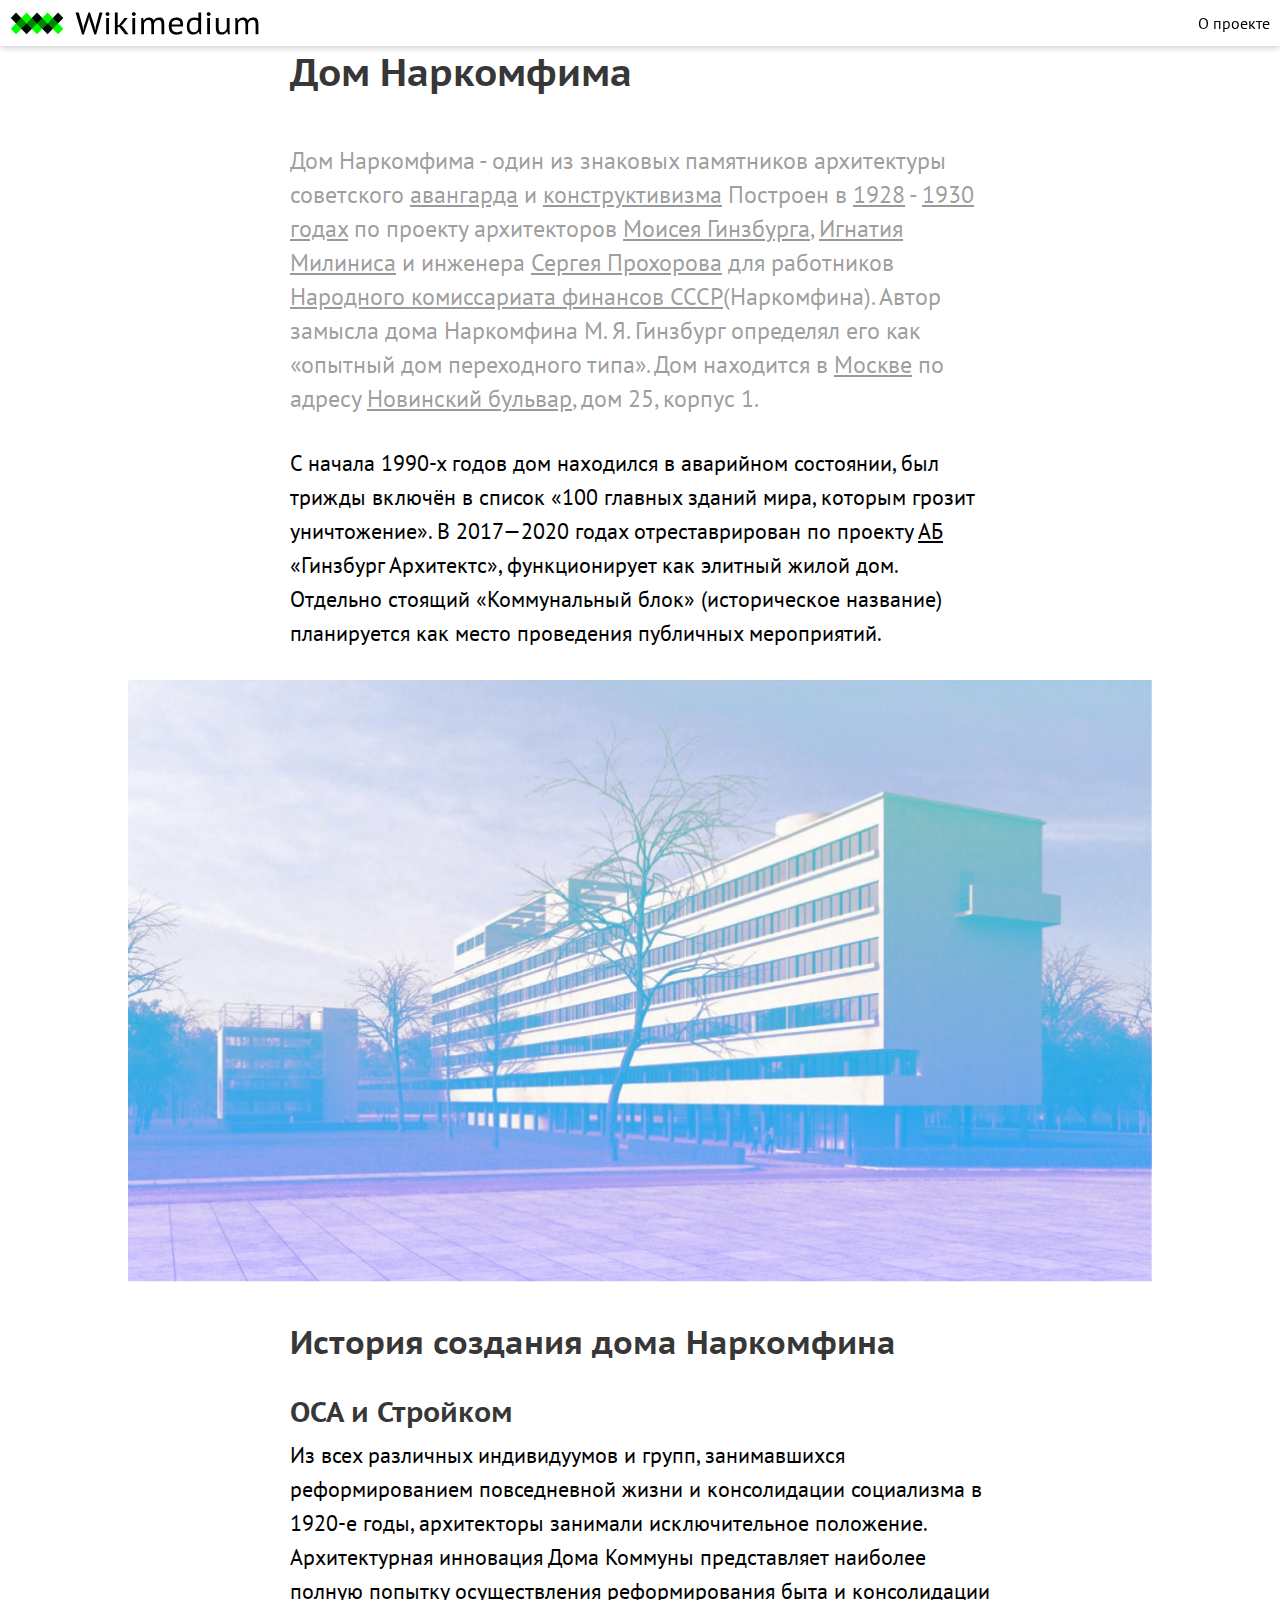
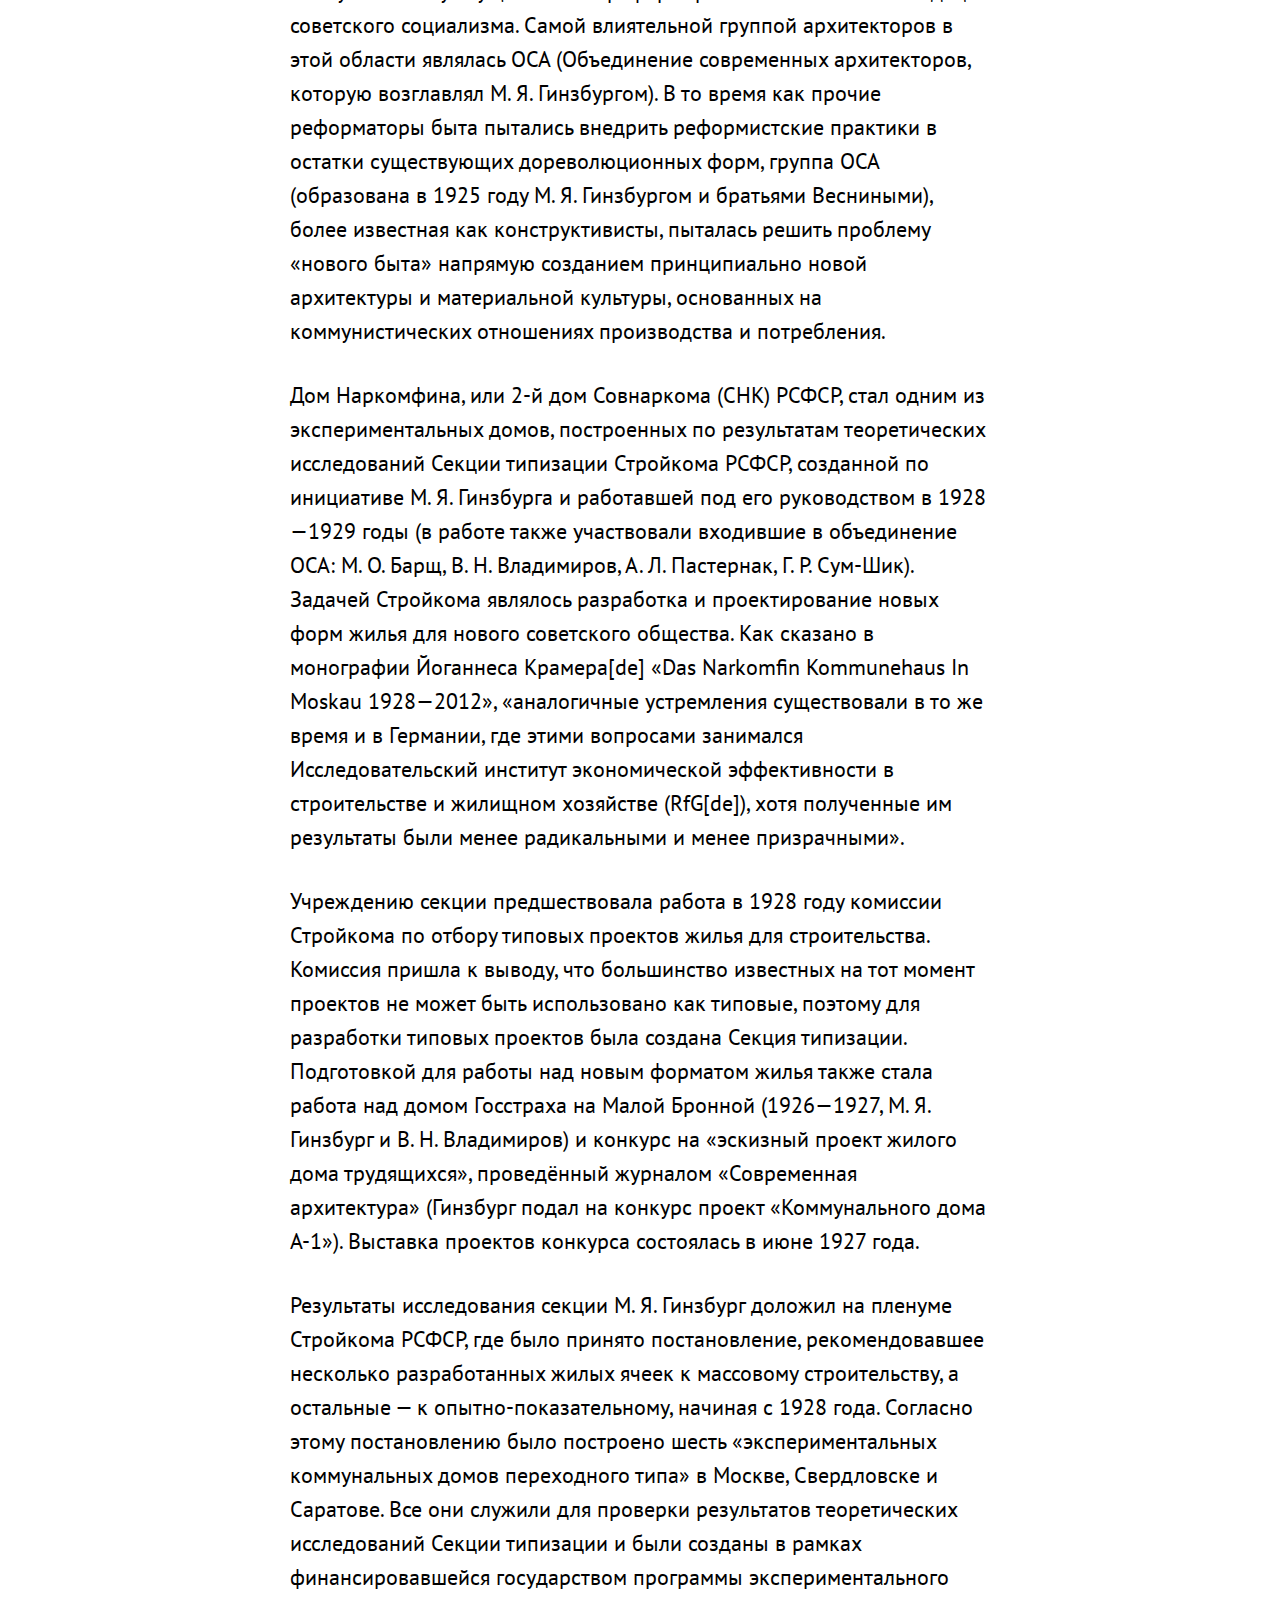
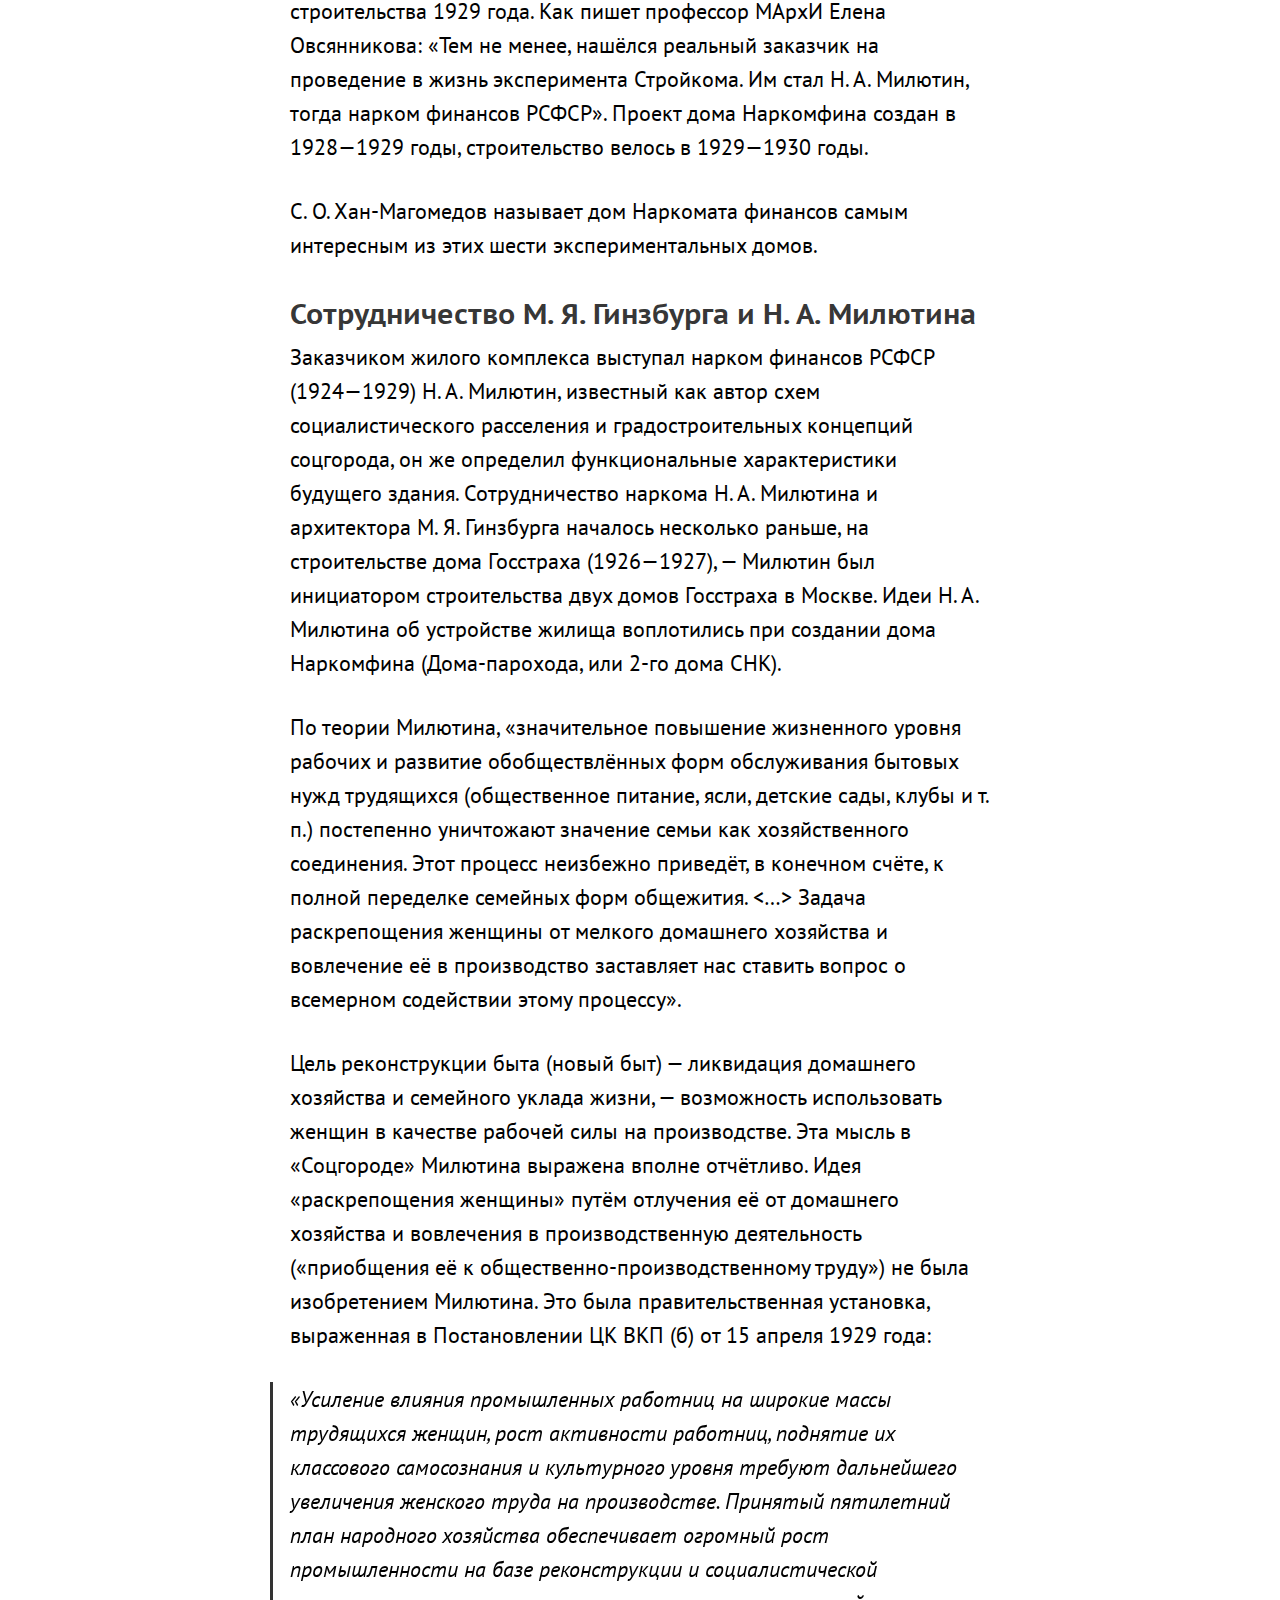
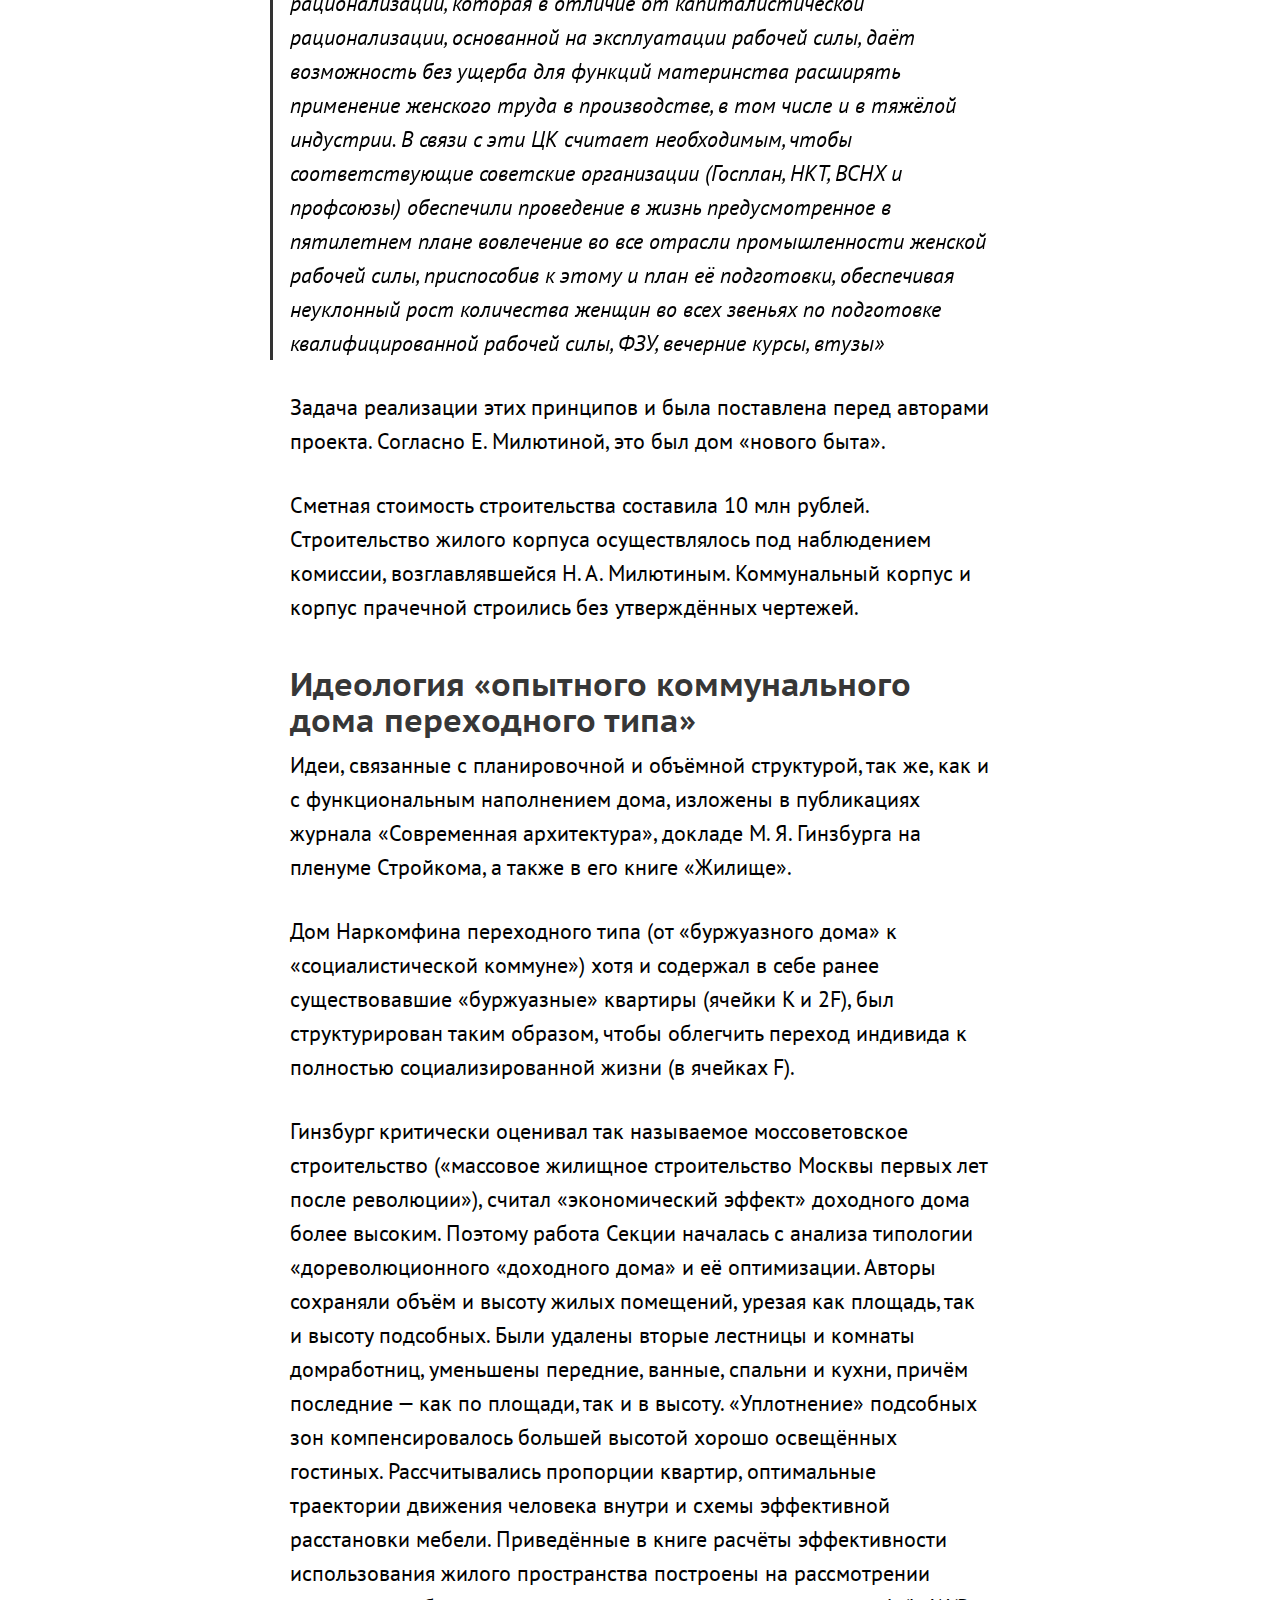
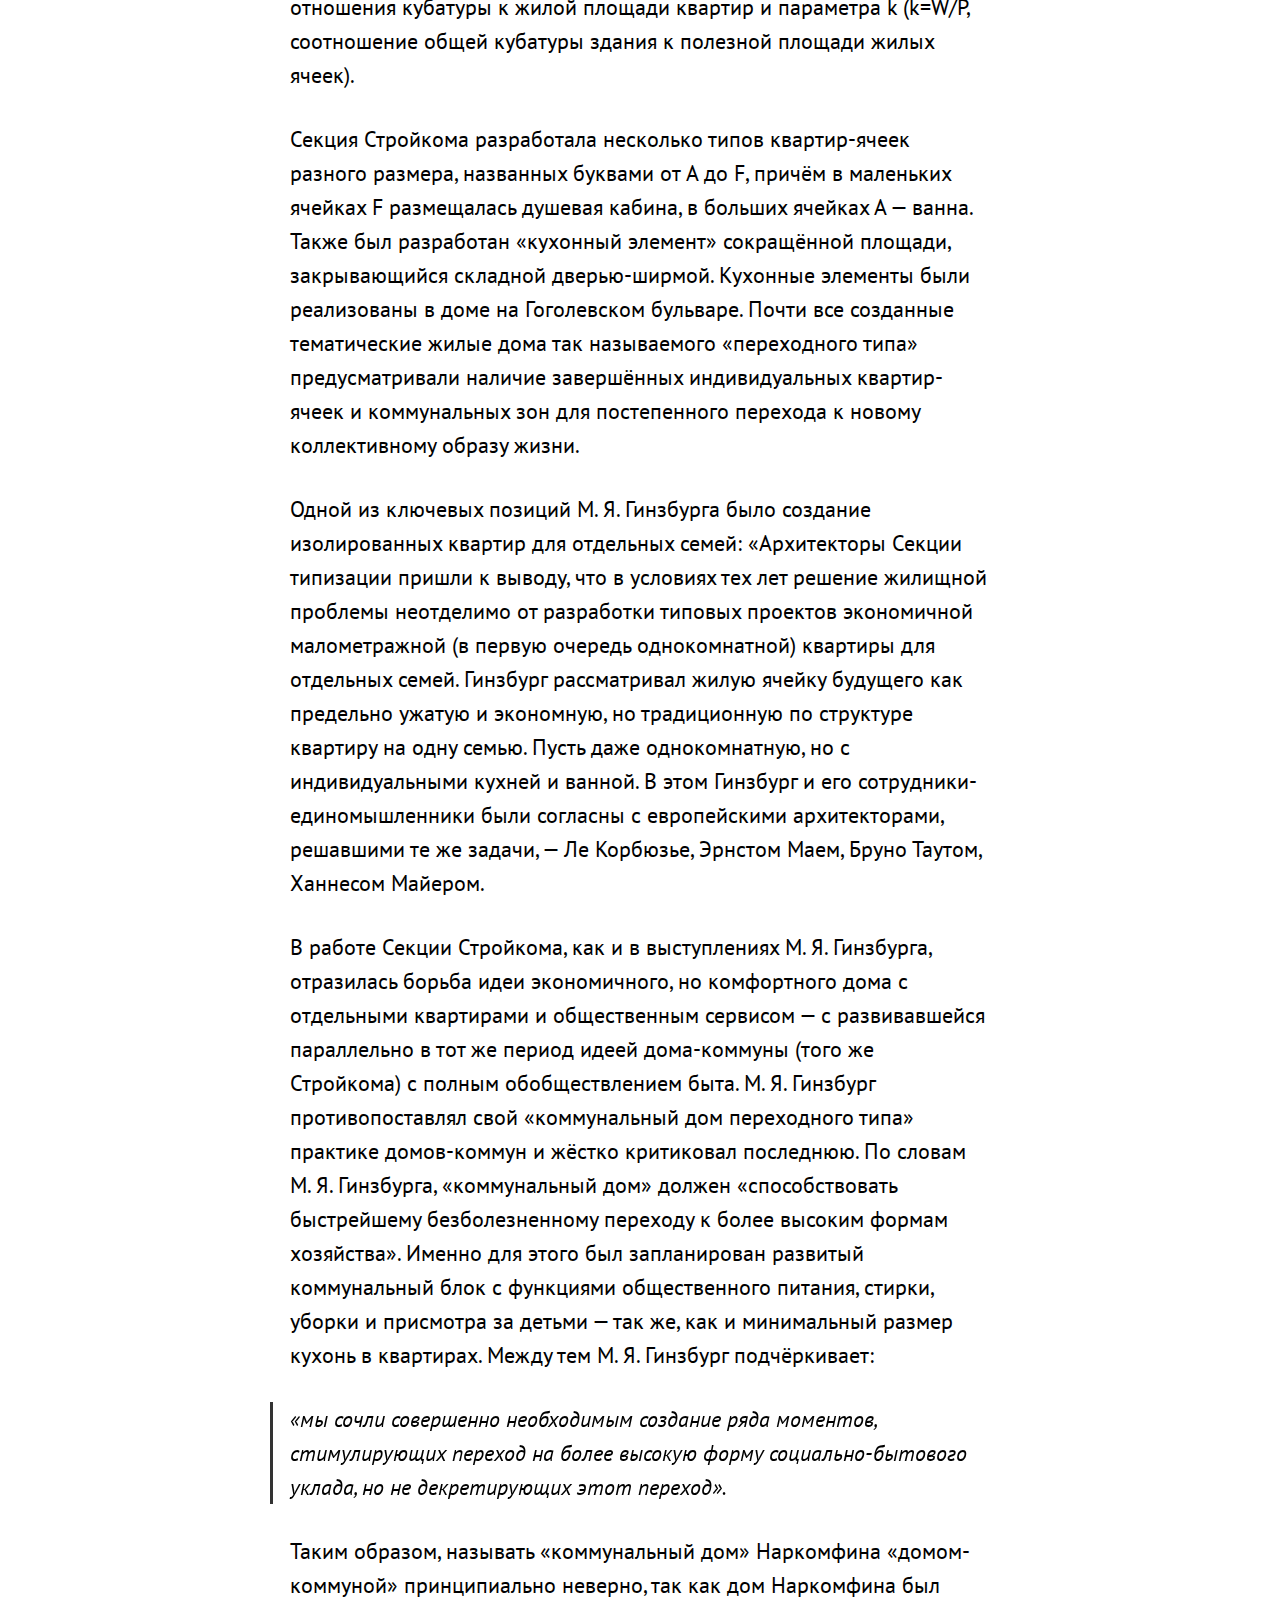
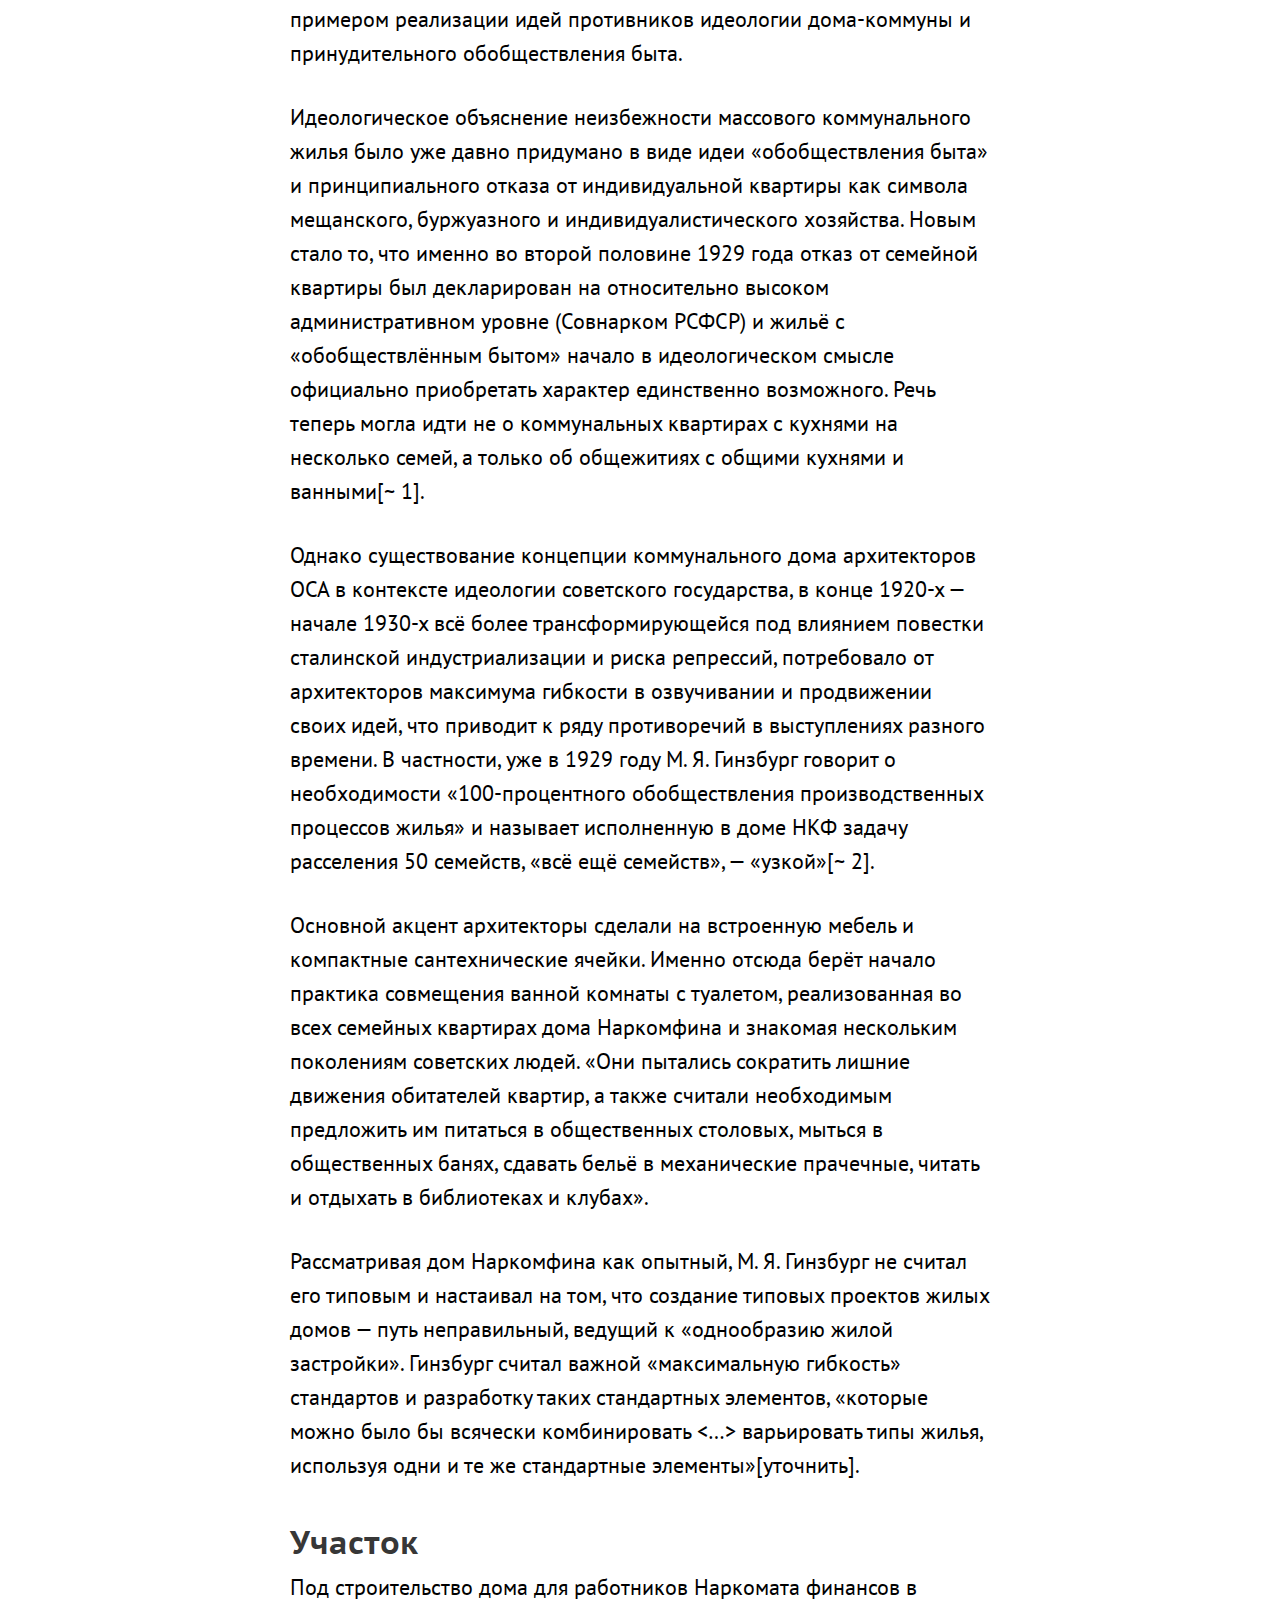
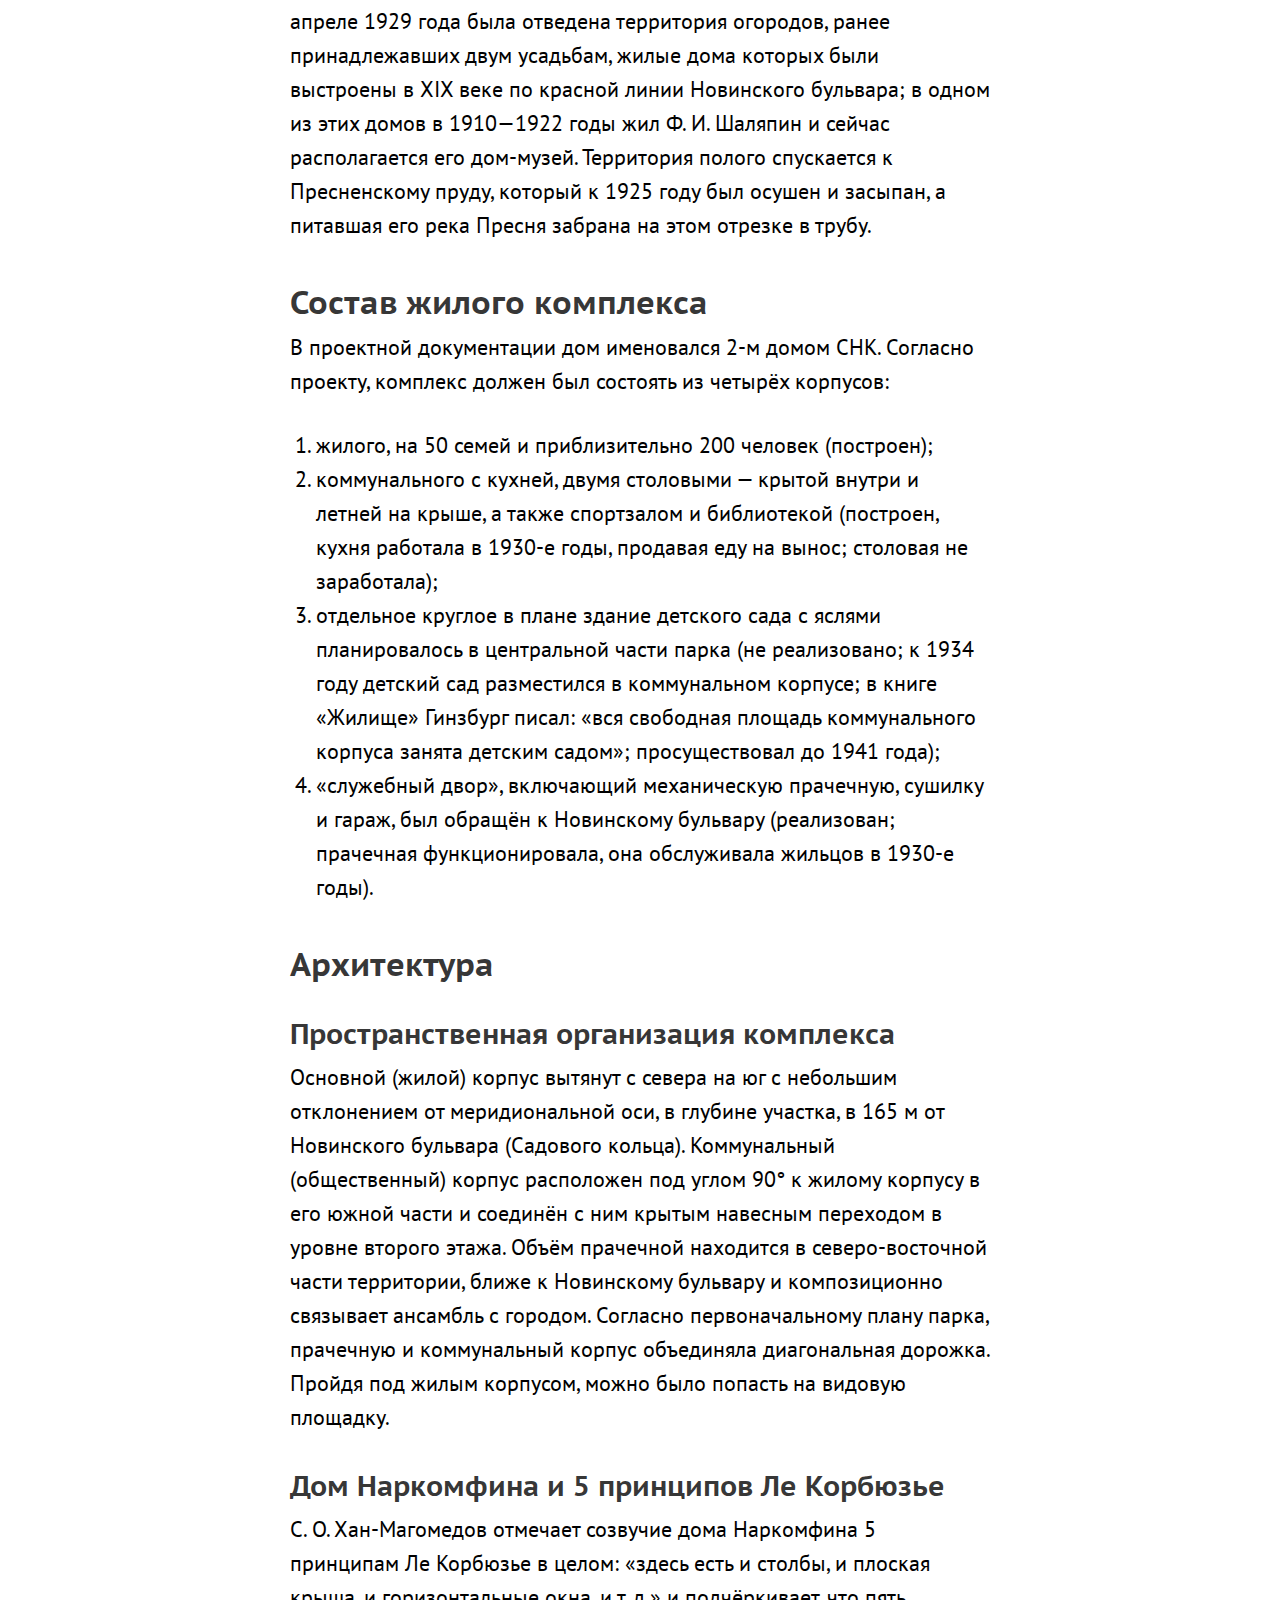
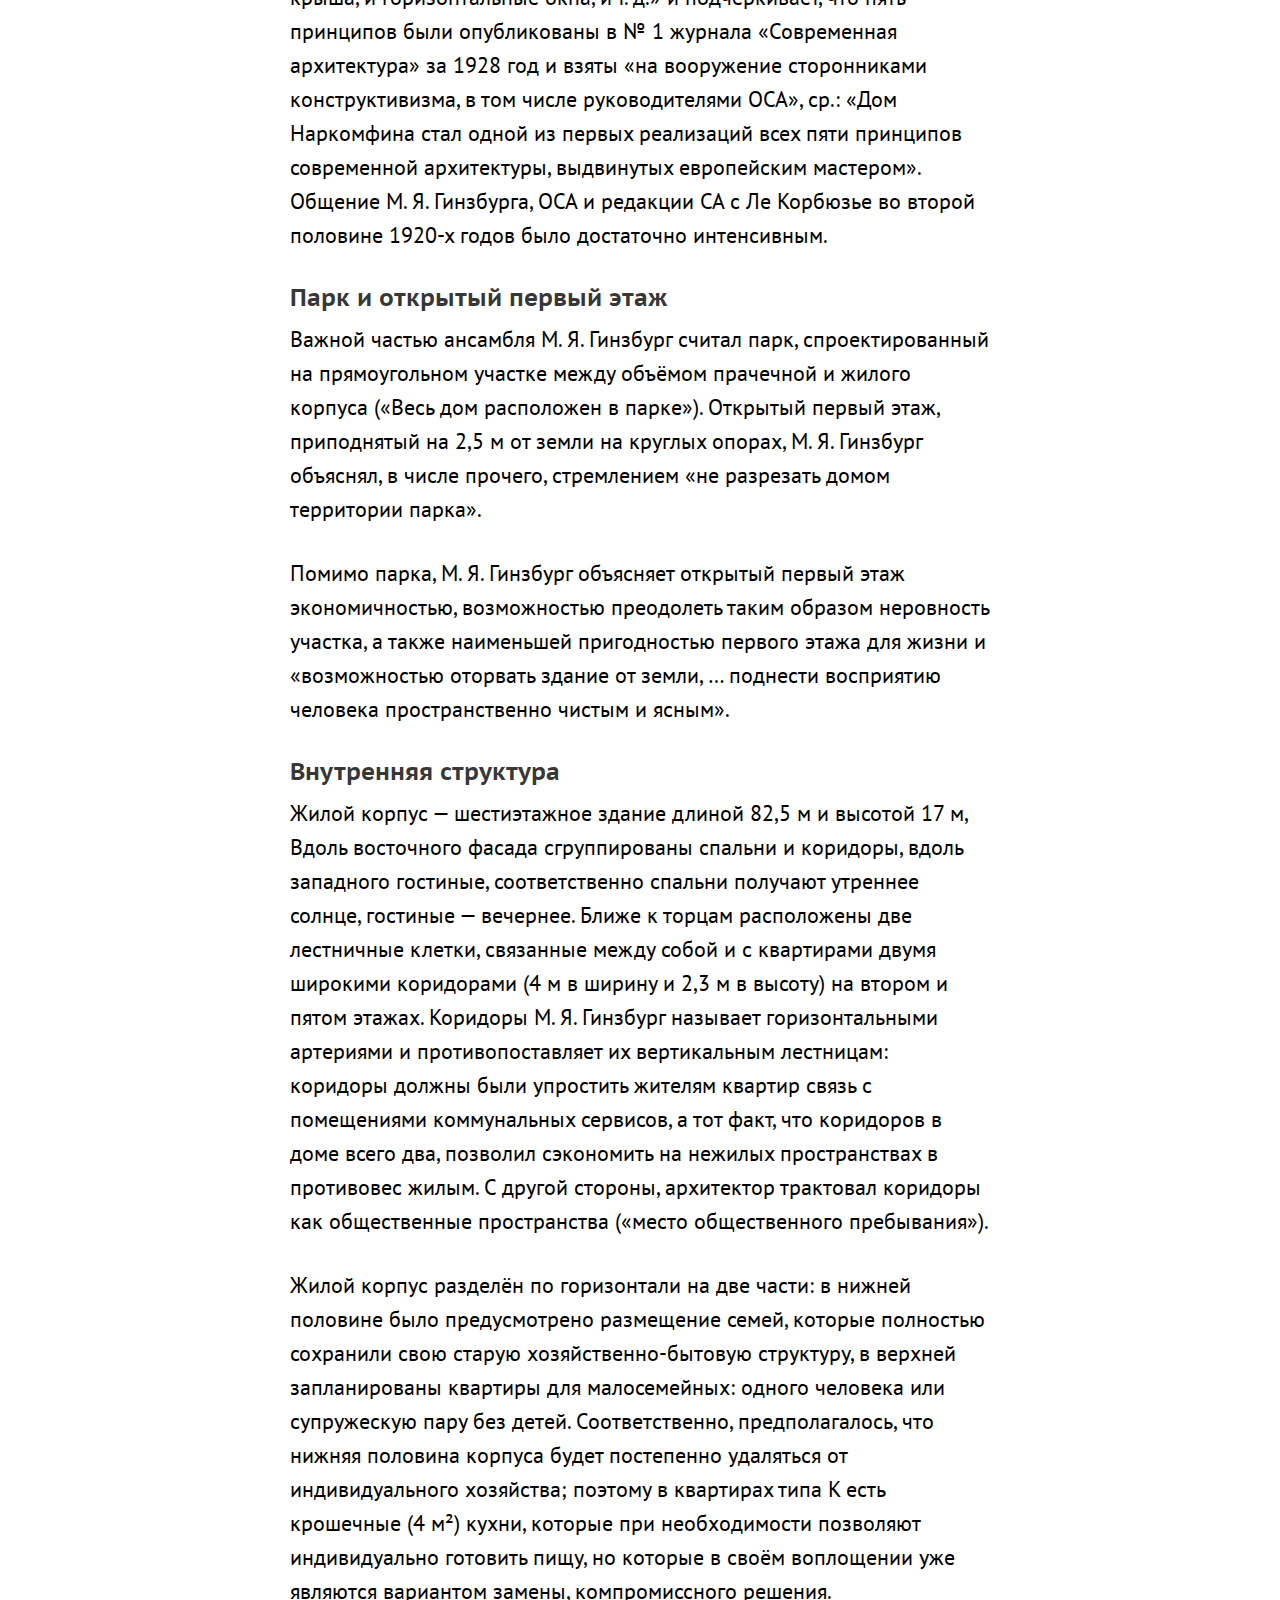
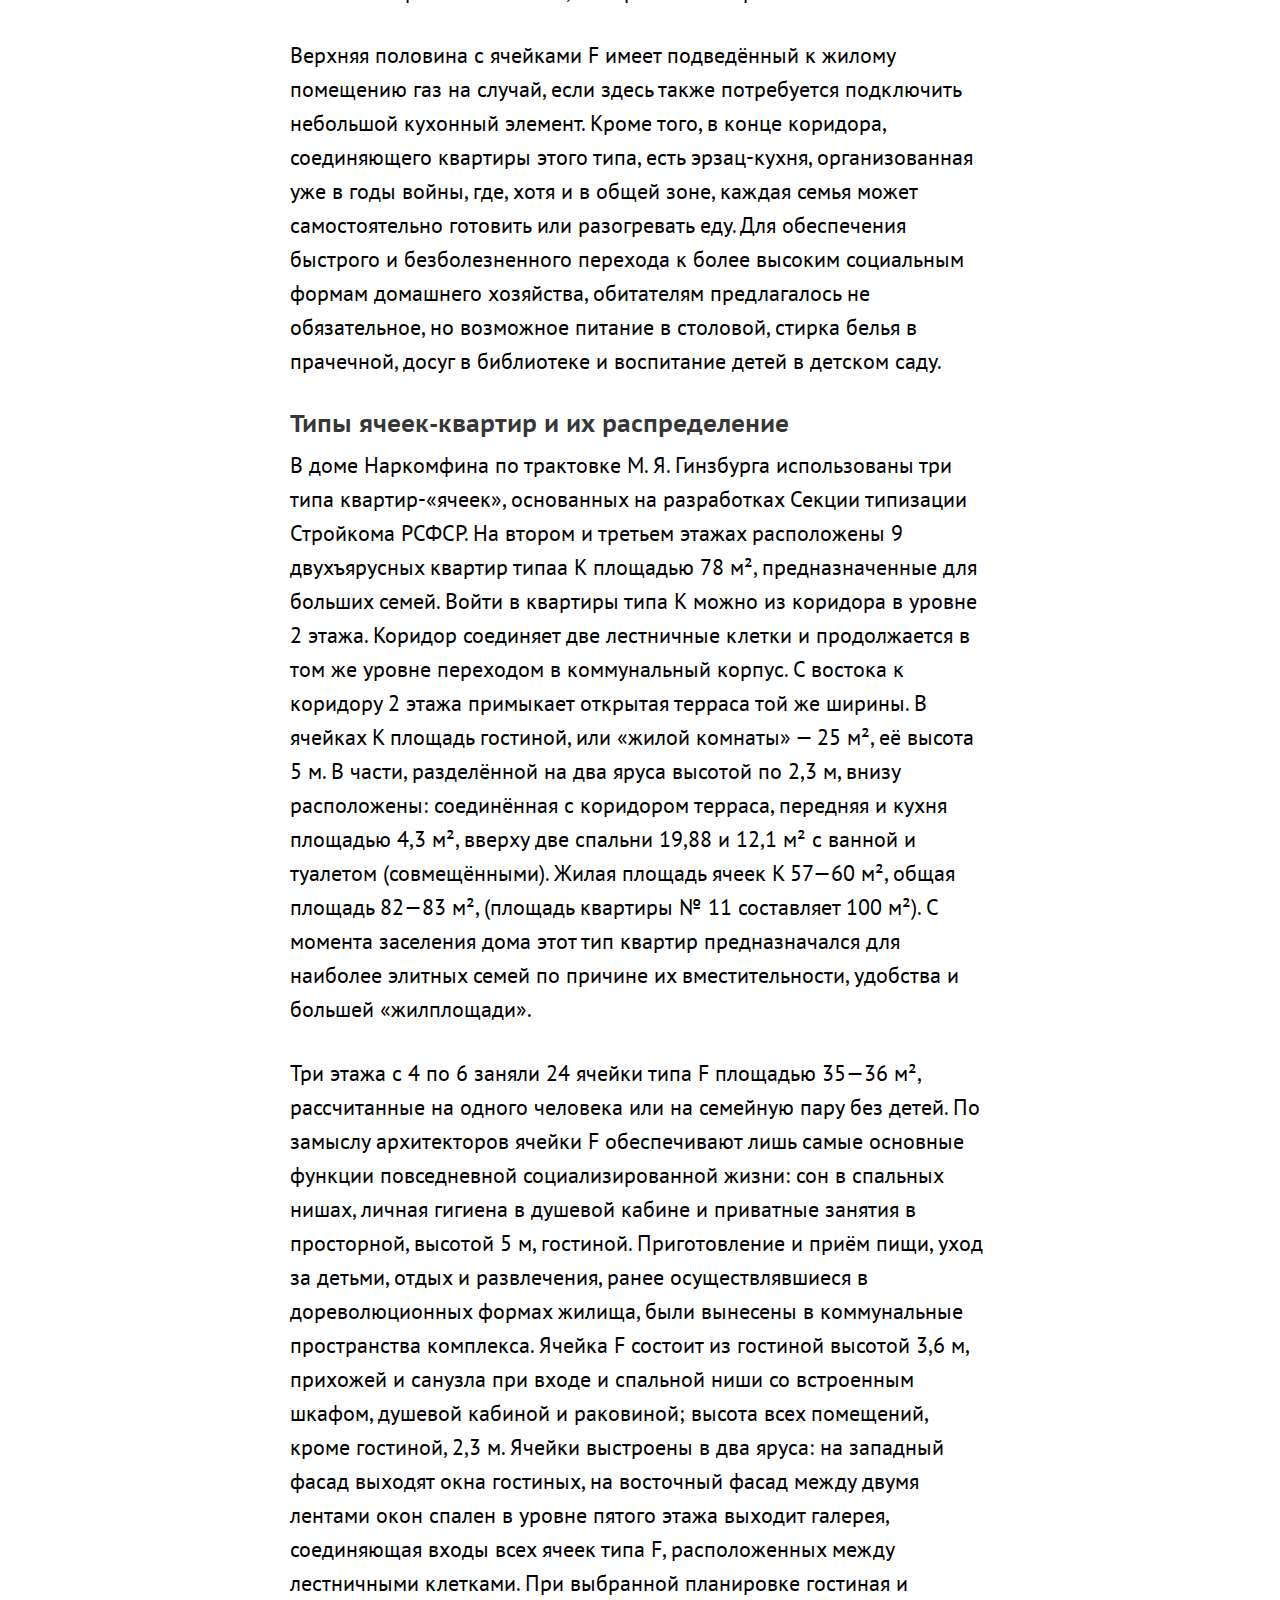
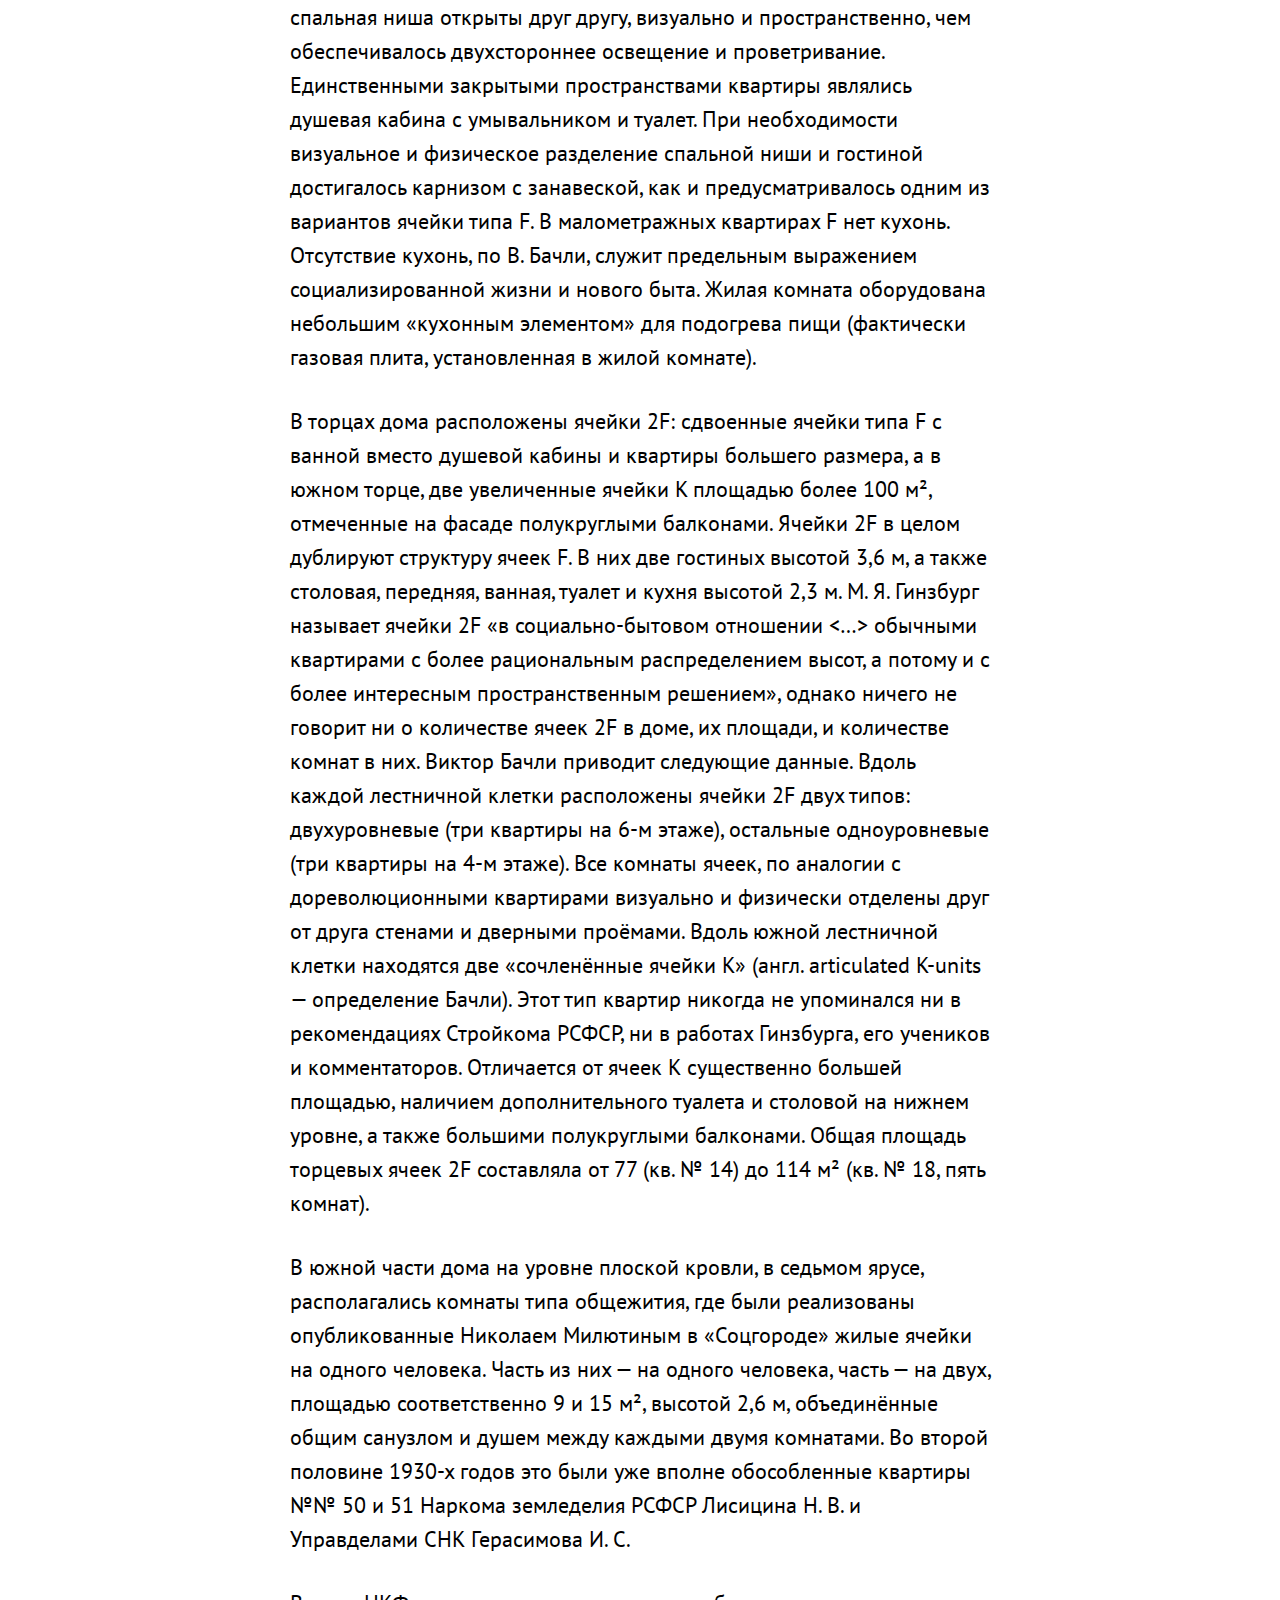
<file: index.html>
<!DOCTYPE html>
<html lang="ru">
  <head>
    <meta charset="UTF-8" />
    <meta name="viewport" content="width=device-width, initial-scale=1.0" />
    <title>Дом Наркомфима</title>
    <link rel="stylesheet" href="stylesheets/style.css" />
    <link rel="icon" href="images/favicon.ico" type="image/x-icon" />
    <link rel="icon" href="images/favicon.png" type="image/png" />
    <meta property="og:title" content="Учебный проект 'Дом Наркомфина'" />
    <meta property="og:type" content="website" />
    <meta
      property="og:description"
      content="Проект для изучения основ веб-вёрски, языка гипертекстовой разметки HTML и каскадных таблиц стилей CSS"
    />
    <meta
      property="og:image"
      content="https://raw.githubusercontent.com/annkomkova/wikimedium_b25ds10/refs/heads/main/images/narkomfin.jpg"
    />
    <meta
      property="og:url"
      content="https://annkomkova.github.io/wikimedium_b25ds10/"
    />
  </head>
  <body id="index">
    <nav class="menubar">
      <a href="index.html">
        <img src="images/logo.svg" alt="логотип wikimedium" />
      </a>
      <a href="about.html">О проекте</a>
    </nav>

    <nav class="sidebar">
      <ol>
        <li><a href="#1">История создания дома Наркомфина</a></li>
        <ol>
          <li><a href="#1_1">ОСА и Стройком</a></li>
          <li>
            <a href="#1_2">Сотрудничество М. Я. Гинзбурга и Н. А. Милютина</a>
          </li>
        </ol>
        <li>
          <a href="#2"
            >Идеология «опытного коммунального дома переходного типа»</a
          >
        </li>
        <li><a href="#3">Участок</a></li>
        <li><a href="#4">Состав жилого комплекса</a></li>
        <li><a href="#5">Архитектура</a></li>
        <ol>
          <li><a href="#5_1">Пространственная организация комплекса</a></li>
          <li><a href="#5_2">Дом Наркомфина и 5 принципов Ле Корбюзье</a></li>
          <!-- <ol>
            <li><a href="#5_2_1">Парк и открытый первый этаж</a></li>
            <li><a href="#5_2_2">Внутренняя структура</a></li>
            <li><a href="#5_2_3">Типы ячеек-квартир и их распределение</a></li>
            <li><a href="#5_2_4">Архитектура коммунального корпуса</a></li>
            <li><a href="#5_2_5">Фасады</a></li>
          </ol> -->
          <li><a href="#5_3">Конструкции и материалы</a></li>
          <!-- <ol>
            <li><a href="#5_3_1">Железобетонный каркас</a></li>
            <li><a href="#5_3_2">Блоки Прохорова</a></li>
            <li><a href="#5_3_3">Инженерные коммуникации</a></li>
            <li><a href="#5_3_4">Внешние стены</a></li>
            <li><a href="#5_3_5">Другие экспериментальные материалы</a></li>
            <li><a href="#5_3_6">Цветочницы</a></li>
          </ol> -->
          <li><a href="#5_4">Интерьеры</a></li>
          <!-- <ol>
            <li><a href="#5_4_1">Освещение</a></li>
            <li><a href="#5_4_2">Сдвижные окна</a></li>
            <li><a href="#5_4_3">Цвет</a></li>
          </ol> -->
        </ol>
        <li><a href="#6">Критика проекта</a></li>
        <ol>
          <li><a href="#6_1">С технической стороны</a></li>
          <li><a href="#6_2">с бытовой стороны</a></li>
        </ol>
        <li><a href="#7">История эксплуатации и проект реставрации</a></li>
        <!-- <ol>
          <li><a href="#7_1">Развитие городского окружения</a></li>
          <li><a href="#7_2">Перестройки</a></li>
          <li><a href="#7_3">Причины ветхости дома</a></li>
          <li><a href="#7_4">Новейшая история дома и реставрация</a></li>
        </ol> -->
        <li><a href="#8">Значение проекта в исторической перспективе</a></li>
        <li><a href="#9">Реальная жизнь в доме Наркомфина</a></li>
        <ol>
          <li><a href="#9_1">Известные жители</a></li>
        </ol>
      </ol>
    </nav>

    <h1>Дом Наркомфима</h1>
    <p>
      <b>Дом Наркомфима</b> - один из знаковых памятников архитектуры советского
      <a
        href="https://ru.wikipedia.org/wiki/%D0%90%D0%B2%D0%B0%D0%BD%D0%B3%D0%B0%D1%80%D0%B4_(%D0%B8%D1%81%D0%BA%D1%83%D1%81%D1%81%D1%82%D0%B2%D0%BE)"
        >авангарда</a
      >
      и
      <a
        href="https://ru.wikipedia.org/wiki/%D0%9A%D0%BE%D0%BD%D1%81%D1%82%D1%80%D1%83%D0%BA%D1%82%D0%B8%D0%B2%D0%B8%D0%B7%D0%BC_(%D0%B8%D1%81%D0%BA%D1%83%D1%81%D1%81%D1%82%D0%B2%D0%BE)"
        >конструктивизма</a
      >
      Построен в
      <a href="https://ru.wikipedia.org/wiki/1928_%D0%B3%D0%BE%D0%B4">1928</a>
      -
      <a href="https://ru.wikipedia.org/wiki/1930_%D0%B3%D0%BE%D0%B4"
        >1930 годах</a
      >
      по проекту архитекторов
      <a
        href="https://ru.wikipedia.org/wiki/%D0%93%D0%B8%D0%BD%D0%B7%D0%B1%D1%83%D1%80%D0%B3,_%D0%9C%D0%BE%D0%B8%D1%81%D0%B5%D0%B9_%D0%AF%D0%BA%D0%BE%D0%B2%D0%BB%D0%B5%D0%B2%D0%B8%D1%87"
        >Моисея Гинзбурга</a
      >,
      <a
        href="https://ru.wikipedia.org/wiki/%D0%9C%D0%B8%D0%BB%D0%B8%D0%BD%D0%B8%D1%81,_%D0%98%D0%B3%D0%BD%D0%B0%D1%82%D0%B8%D0%B9_%D0%A4%D1%80%D0%B0%D0%BD%D1%86%D0%B5%D0%B2%D0%B8%D1%87"
        >Игнатия Милиниса</a
      >
      и инженера
      <a
        href="https://ru.wikipedia.org/wiki/%D0%A1%D0%B5%D1%80%D0%B3%D0%B5%D0%B9_%D0%9B%D1%8C%D0%B2%D0%BE%D0%B2%D0%B8%D1%87_%D0%9F%D1%80%D0%BE%D1%85%D0%BE%D1%80%D0%BE%D0%B2"
        >Сергея Прохорова</a
      >
      для работников
      <a
        href="https://ru.wikipedia.org/wiki/%D0%9D%D0%B0%D1%80%D0%BE%D0%B4%D0%BD%D1%8B%D0%B9_%D0%BA%D0%BE%D0%BC%D0%B8%D1%81%D1%81%D0%B0%D1%80%D0%B8%D0%B0%D1%82_%D1%84%D0%B8%D0%BD%D0%B0%D0%BD%D1%81%D0%BE%D0%B2_%D0%A1%D0%A1%D0%A1%D0%A0"
        >Народного комиссариата финансов СССР</a
      >(Наркомфина). Автор замысла дома Наркомфина М. Я. Гинзбург определял его
      как «опытный дом переходного типа». Дом находится в
      <a
        href="https://ru.wikipedia.org/wiki/%D0%9C%D0%BE%D1%81%D0%BA%D0%B2%D0%B0"
        >Москве</a
      >
      по адресу
      <a
        href="https://ru.wikipedia.org/wiki/%D0%9D%D0%BE%D0%B2%D0%B8%D0%BD%D1%81%D0%BA%D0%B8%D0%B9_%D0%B1%D1%83%D0%BB%D1%8C%D0%B2%D0%B0%D1%80"
        >Новинский бульвар</a
      >, дом 25, корпус 1.
    </p>
    <p>
      С начала 1990-х годов дом находился в аварийном состоянии, был трижды
      включён в список «100 главных зданий мира, которым грозит уничтожение». В
      2017—2020 годах отреставрирован по проекту
      <a
        href="https://ru.wikipedia.org/wiki/%D0%90%D1%80%D1%85%D0%B8%D1%82%D0%B5%D0%BA%D1%82%D1%83%D1%80%D0%BD%D0%BE%D0%B5_%D0%B1%D1%8E%D1%80%D0%BE"
        >АБ</a
      >
      «Гинзбург Архитектс», функционирует как элитный жилой дом. Отдельно
      стоящий «Коммунальный блок» (историческое название) планируется как место
      проведения публичных мероприятий.
    </p>
    <img src="images/narkomfin.jpg" alt="фотография Дома Наркомфина" />

    <h2 id="1">История создания дома Наркомфина</h2>

    <h3 id="1_1">ОСА и Стройком</h3>
    <p>
      Из всех различных индивидуумов и групп, занимавшихся реформированием
      повседневной жизни и консолидации социализма в 1920-е годы, архитекторы
      занимали исключительное положение. Архитектурная инновация Дома Коммуны
      представляет наиболее полную попытку осуществления реформирования быта и
      консолидации советского социализма. Самой влиятельной группой архитекторов
      в этой области являлась ОСА (Объединение современных архитекторов, которую
      возглавлял М. Я. Гинзбургом). В то время как прочие реформаторы быта
      пытались внедрить реформистские практики в остатки существующих
      дореволюционных форм, группа ОСА (образована в 1925 году М. Я. Гинзбургом
      и братьями Весниными), более известная как конструктивисты, пыталась
      решить проблему «нового быта» напрямую созданием принципиально новой
      архитектуры и материальной культуры, основанных на коммунистических
      отношениях производства и потребления.
    </p>
    <p>
      Дом Наркомфина, или 2-й дом Совнаркома (СНК) РСФСР, стал одним из
      экспериментальных домов, построенных по результатам теоретических
      исследований Секции типизации Стройкома РСФСР, созданной по инициативе М.
      Я. Гинзбурга и работавшей под его руководством в 1928—1929 годы (в работе
      также участвовали входившие в объединение ОСА: М. О. Барщ, В. Н.
      Владимиров, А. Л. Пастернак, Г. Р. Сум-Шик). Задачей Стройкома являлось
      разработка и проектирование новых форм жилья для нового советского
      общества. Как сказано в монографии Йоганнеса Крамера[de] «Das Narkomfin
      Kommunehaus In Moskau 1928—2012»,
      <i
        >«аналогичные устремления существовали в то же время и в Германии, где
        этими вопросами занимался Исследовательский институт экономической
        эффективности в строительстве и жилищном хозяйстве (RfG[de]), хотя
        полученные им результаты были менее радикальными и менее призрачными».
      </i>
    </p>
    <p>
      Учреждению секции предшествовала работа в 1928 году комиссии Стройкома по
      отбору типовых проектов жилья для строительства. Комиссия пришла к выводу,
      что большинство известных на тот момент проектов не может быть
      использовано как типовые, поэтому для разработки типовых проектов была
      создана Секция типизации. Подготовкой для работы над новым форматом жилья
      также стала работа над домом Госстраха на Малой Бронной (1926—1927, М. Я.
      Гинзбург и В. Н. Владимиров) и конкурс на «эскизный проект жилого дома
      трудящихся», проведённый журналом «Современная архитектура» (Гинзбург
      подал на конкурс проект «Коммунального дома А-1»). Выставка проектов
      конкурса состоялась в июне 1927 года.
    </p>
    <p>
      Результаты исследования секции М. Я. Гинзбург доложил на пленуме Стройкома
      РСФСР, где было принято постановление, рекомендовавшее несколько
      разработанных жилых ячеек к массовому строительству, а остальные — к
      опытно-показательному, начиная с 1928 года. Согласно этому постановлению
      было построено шесть «экспериментальных коммунальных домов переходного
      типа» в Москве, Свердловске и Саратове. Все они служили для проверки
      результатов теоретических исследований Секции типизации и были созданы в
      рамках финансировавшейся государством программы экспериментального
      строительства 1929 года. Как пишет профессор МАрхИ Елена Овсянникова: «Тем
      не менее, нашёлся реальный заказчик на проведение в жизнь эксперимента
      Стройкома. Им стал Н. А. Милютин, тогда нарком финансов РСФСР». Проект
      дома Наркомфина создан в 1928—1929 годы, строительство велось в 1929—1930
      годы.
    </p>
    <p>
      С. О. Хан-Магомедов называет дом Наркомата финансов самым интересным из
      этих шести экспериментальных домов.
    </p>
    <h3 id="1_2">Сотрудничество М. Я. Гинзбурга и Н. А. Милютина</h3>
    <p>
      Заказчиком жилого комплекса выступал нарком финансов РСФСР (1924—1929) Н.
      А. Милютин, известный как автор схем социалистического расселения и
      градостроительных концепций соцгорода, он же определил функциональные
      характеристики будущего здания. Сотрудничество наркома Н. А. Милютина и
      архитектора М. Я. Гинзбурга началось несколько раньше, на строительстве
      дома Госстраха (1926—1927), — Милютин был инициатором строительства двух
      домов Госстраха в Москве. Идеи Н. А. Милютина об устройстве жилища
      воплотились при создании дома Наркомфина (Дома-парохода, или 2-го дома
      СНК).
    </p>
    <p>
      По теории Милютина,
      <i>
        «значительное повышение жизненного уровня рабочих и развитие
        обобществлённых форм обслуживания бытовых нужд трудящихся (общественное
        питание, ясли, детские сады, клубы и т. п.) постепенно уничтожают
        значение семьи как хозяйственного соединения. Этот процесс неизбежно
        приведёт, в конечном счёте, к полной переделке семейных форм общежития.
        <…> Задача раскрепощения женщины от мелкого домашнего хозяйства и
        вовлечение её в производство заставляет нас ставить вопрос о всемерном
        содействии этому процессу».
      </i>
    </p>
    <p>
      Цель реконструкции быта (<i>новый быт</i>) — ликвидация домашнего
      хозяйства и семейного уклада жизни, — возможность использовать женщин в
      качестве рабочей силы на производстве. Эта мысль в «Соцгороде» Милютина
      выражена вполне отчётливо. Идея «раскрепощения женщины» путём отлучения её
      от домашнего хозяйства и вовлечения в производственную деятельность
      («приобщения её к общественно-производственному труду») не была
      изобретением Милютина. Это была правительственная установка, выраженная в
      Постановлении ЦК ВКП (б) от 15 апреля 1929 года:
    </p>
    <blockquote class="redBlockquote">
      «Усиление влияния промышленных работниц на широкие массы трудящихся
      женщин, рост активности работниц, поднятие их классового самосознания и
      культурного уровня требуют дальнейшего увеличения женского труда на
      производстве. Принятый пятилетний план народного хозяйства обеспечивает
      огромный рост промышленности на базе реконструкции и социалистической
      рационализации, которая в отличие от капиталистической рационализации,
      основанной на эксплуатации рабочей силы, даёт возможность без ущерба для
      функций материнства расширять применение женского труда в производстве, в
      том числе и в тяжёлой индустрии. В связи с эти ЦК считает необходимым,
      чтобы соответствующие советские организации (Госплан, НКТ, ВСНХ и
      профсоюзы) обеспечили проведение в жизнь предусмотренное в пятилетнем
      плане вовлечение во все отрасли промышленности женской рабочей силы,
      приспособив к этому и план её подготовки, обеспечивая неуклонный рост
      количества женщин во всех звеньях по подготовке квалифицированной рабочей
      силы, ФЗУ, вечерние курсы, втузы»
    </blockquote>
    <p>
      Задача реализации этих принципов и была поставлена перед авторами проекта.
      Согласно Е. Милютиной, это был дом «нового быта».
    </p>
    <p>
      Сметная стоимость строительства составила 10 млн рублей. Строительство
      жилого корпуса осуществлялось под наблюдением комиссии, возглавлявшейся Н.
      А. Милютиным. Коммунальный корпус и корпус прачечной строились без
      утверждённых чертежей.
    </p>
    <h2 id="2">Идеология «опытного коммунального дома переходного типа»</h2>

    <p>
      Идеи, связанные с планировочной и объёмной структурой, так же, как и с
      функциональным наполнением дома, изложены в публикациях журнала
      «Современная архитектура», докладе М. Я. Гинзбурга на пленуме Стройкома, а
      также в его книге «Жилище».
    </p>
    <p>
      Дом Наркомфина переходного типа (от «буржуазного дома» к «социалистической
      коммуне») хотя и содержал в себе ранее существовавшие «буржуазные»
      квартиры (ячейки K и 2F), был структурирован таким образом, чтобы
      облегчить переход индивида к полностью социализированной жизни (в ячейках
      F).
    </p>
    <p>
      Гинзбург критически оценивал так называемое моссоветовское строительство
      («массовое жилищное строительство Москвы первых лет после революции»),
      считал «экономический эффект» доходного дома более высоким. Поэтому работа
      Секции началась с анализа типологии «дореволюционного «доходного дома» и
      её оптимизации. Авторы сохраняли объём и высоту жилых помещений, урезая
      как площадь, так и высоту подсобных. Были удалены вторые лестницы и
      комнаты домработниц, уменьшены передние, ванные, спальни и кухни, причём
      последние — как по площади, так и в высоту. «Уплотнение» подсобных зон
      компенсировалось большей высотой хорошо освещённых гостиных.
      Рассчитывались пропорции квартир, оптимальные траектории движения человека
      внутри и схемы эффективной расстановки мебели. Приведённые в книге расчёты
      эффективности использования жилого пространства построены на рассмотрении
      отношения кубатуры к жилой площади квартир и параметра k (k=W/P,
      соотношение общей кубатуры здания к полезной площади жилых ячеек).
    </p>
    <p>
      Секция Стройкома разработала несколько типов квартир-ячеек разного
      размера, названных буквами от A до F, причём в маленьких ячейках F
      размещалась душевая кабина, в больших ячейках А — ванна. Также был
      разработан «кухонный элемент» сокращённой площади, закрывающийся складной
      дверью-ширмой. Кухонные элементы были реализованы в доме на Гоголевском
      бульваре. Почти все созданные тематические жилые дома так называемого
      «переходного типа» предусматривали наличие завершённых индивидуальных
      квартир-ячеек и коммунальных зон для постепенного перехода к новому
      коллективному образу жизни.
    </p>
    <p>
      Одной из ключевых позиций М. Я. Гинзбурга было создание изолированных
      квартир для отдельных семей: «Архитекторы Секции типизации пришли к
      выводу, что в условиях тех лет решение жилищной проблемы неотделимо от
      разработки типовых проектов экономичной малометражной (в первую очередь
      однокомнатной) квартиры для отдельных семей. Гинзбург рассматривал жилую
      ячейку будущего как предельно ужатую и экономную, но традиционную по
      структуре квартиру на одну семью. Пусть даже однокомнатную, но с
      индивидуальными кухней и ванной. В этом Гинзбург и его
      сотрудники-единомышленники были согласны с европейскими архитекторами,
      решавшими те же задачи, — Ле Корбюзье, Эрнстом Маем, Бруно Таутом,
      Ханнесом Майером.
    </p>
    <p>
      В работе Секции Стройкома, как и в выступлениях М. Я. Гинзбурга,
      отразилась борьба идеи экономичного, но комфортного дома с отдельными
      квартирами и общественным сервисом — с развивавшейся параллельно в тот же
      период идеей дома-коммуны (того же Стройкома) с полным обобществлением
      быта. М. Я. Гинзбург противопоставлял свой «коммунальный дом переходного
      типа» практике домов-коммун и жёстко критиковал последнюю. По словам М. Я.
      Гинзбурга, «коммунальный дом» должен
      <i
        >«способствовать быстрейшему безболезненному переходу к более высоким
        формам хозяйства»</i
      >. Именно для этого был запланирован развитый коммунальный блок с
      функциями общественного питания, стирки, уборки и присмотра за детьми —
      так же, как и минимальный размер кухонь в квартирах. Между тем М. Я.
      Гинзбург подчёркивает:
    </p>
    <blockquote>
      <i
        >«мы сочли совершенно необходимым создание ряда моментов, стимулирующих
        переход на более высокую форму социально-бытового уклада, но не
        декретирующих этот переход».</i
      >
    </blockquote>
    <p>
      Таким образом, называть «коммунальный дом» Наркомфина «домом-коммуной»
      принципиально неверно, так как дом Наркомфина был примером реализации идей
      противников идеологии дома-коммуны и принудительного обобществления быта.
    </p>
    <p>
      Идеологическое объяснение неизбежности массового коммунального жилья было
      уже давно придумано в виде идеи «обобществления быта» и принципиального
      отказа от индивидуальной квартиры как символа мещанского, буржуазного и
      индивидуалистического хозяйства. Новым стало то, что именно во второй
      половине 1929 года отказ от семейной квартиры был декларирован на
      относительно высоком административном уровне (Совнарком РСФСР) и жильё с
      «обобществлённым бытом» начало в идеологическом смысле официально
      приобретать характер единственно возможного. Речь теперь могла идти не о
      коммунальных квартирах с кухнями на несколько семей, а только об
      общежитиях с общими кухнями и ванными[~ 1].
    </p>
    <p>
      Однако существование концепции коммунального дома архитекторов ОСА в
      контексте идеологии советского государства, в конце 1920-х — начале 1930-х
      всё более трансформирующейся под влиянием повестки сталинской
      индустриализации и риска репрессий, потребовало от архитекторов максимума
      гибкости в озвучивании и продвижении своих идей, что приводит к ряду
      противоречий в выступлениях разного времени. В частности, уже в 1929 году
      М. Я. Гинзбург говорит о необходимости «100-процентного обобществления
      производственных процессов жилья» и называет исполненную в доме НКФ задачу
      расселения 50 семейств, <i>«всё ещё семейств»</i>, — «узкой»[~ 2].
    </p>
    <p>
      Основной акцент архитекторы сделали на встроенную мебель и компактные
      сантехнические ячейки. Именно отсюда берёт начало практика совмещения
      ванной комнаты с туалетом, реализованная во всех семейных квартирах дома
      Наркомфина и знакомая нескольким поколениям советских людей.
      <i>
        «Они пытались сократить лишние движения обитателей квартир, а также
        считали необходимым предложить им питаться в общественных столовых,
        мыться в общественных банях, сдавать бельё в механические прачечные,
        читать и отдыхать в библиотеках и клубах».
      </i>
    </p>
    <p>
      Рассматривая дом Наркомфина как опытный, М. Я. Гинзбург не считал его
      типовым и настаивал на том, что создание типовых проектов жилых домов —
      путь неправильный, ведущий к «однообразию жилой застройки». Гинзбург
      считал важной «максимальную гибкость» стандартов и разработку таких
      стандартных элементов, «которые можно было бы всячески комбинировать <…>
      варьировать типы жилья, используя одни и те же стандартные
      элементы»[уточнить].
    </p>
    <h2 id="3">Участок</h2>
    <p>
      Под строительство дома для работников Наркомата финансов в апреле 1929
      года была отведена территория огородов, ранее принадлежавших двум
      усадьбам, жилые дома которых были выстроены в XIX веке по красной линии
      Новинского бульвара; в одном из этих домов в 1910—1922 годы жил Ф. И.
      Шаляпин и сейчас располагается его дом-музей. Территория полого спускается
      к Пресненскому пруду, который к 1925 году был осушен и засыпан, а питавшая
      его река Пресня забрана на этом отрезке в трубу.
    </p>
    <h2 id="4">Состав жилого комплекса</h2>

    <p>
      В проектной документации дом именовался 2-м домом СНК. Согласно проекту,
      комплекс должен был состоять из четырёх корпусов:
    </p>
    <ol>
      <li>жилого, на 50 семей и приблизительно 200 человек (построен);</li>
      <li>
        коммунального с кухней, двумя столовыми — крытой внутри и летней на
        крыше, а также спортзалом и библиотекой (построен, кухня работала в
        1930-е годы, продавая еду на вынос; столовая не заработала);
      </li>
      <li>
        отдельное круглое в плане здание детского сада с яслями планировалось в
        центральной части парка (не реализовано; к 1934 году детский сад
        разместился в коммунальном корпусе; в книге «Жилище» Гинзбург писал:
        «вся свободная площадь коммунального корпуса занята детским садом»;
        просуществовал до 1941 года);
      </li>
      <li>
        «служебный двор», включающий механическую прачечную, сушилку и гараж,
        был обращён к Новинскому бульвару (реализован; прачечная
        функционировала, она обслуживала жильцов в 1930-е годы).
      </li>
    </ol>
    <h2 id="5">Архитектура</h2>

    <h3 id="5_1">Пространственная организация комплекса</h3>
    <p>
      Основной (жилой) корпус вытянут с севера на юг с небольшим отклонением от
      меридиональной оси, в глубине участка, в 165 м от Новинского бульвара
      (Садового кольца). Коммунальный (общественный) корпус расположен под углом
      90° к жилому корпусу в его южной части и соединён с ним крытым навесным
      переходом в уровне второго этажа. Объём прачечной находится в
      северо-восточной части территории, ближе к Новинскому бульвару и
      композиционно связывает ансамбль с городом. Согласно первоначальному плану
      парка, прачечную и коммунальный корпус объединяла диагональная дорожка.
      Пройдя под жилым корпусом, можно было попасть на видовую площадку.
    </p>
    <h3 id="5_2">Дом Наркомфина и 5 принципов Ле Корбюзье</h3>
    <p>
      С. О. Хан-Магомедов отмечает созвучие дома Наркомфина 5 принципам Ле
      Корбюзье в целом: «здесь есть и столбы, и плоская крыша, и горизонтальные
      окна, и т. д.» и подчёркивает, что пять принципов были опубликованы в № 1
      журнала «Современная архитектура» за 1928 год и взяты «на вооружение
      сторонниками конструктивизма, в том числе руководителями ОСА», ср.: «Дом
      Наркомфина стал одной из первых реализаций всех пяти принципов современной
      архитектуры, выдвинутых европейским мастером». Общение М. Я. Гинзбурга,
      ОСА и редакции СА с Ле Корбюзье во второй половине 1920-х годов было
      достаточно интенсивным.
    </p>
    <h4 id="5_2_1">Парк и открытый первый этаж</h4>
    <p>
      Важной частью ансамбля М. Я. Гинзбург считал парк, спроектированный на
      прямоугольном участке между объёмом прачечной и жилого корпуса («Весь дом
      расположен в парке»). Открытый первый этаж, приподнятый на 2,5 м от земли
      на круглых опорах, М. Я. Гинзбург объяснял, в числе прочего, стремлением
      «не разрезать домом территории парка».
    </p>
    <p>
      Помимо парка, М. Я. Гинзбург объясняет открытый первый этаж
      экономичностью, возможностью преодолеть таким образом неровность участка,
      а также наименьшей пригодностью первого этажа для жизни и «возможностью
      оторвать здание от земли, … поднести восприятию человека пространственно
      чистым и ясным».
    </p>
    <h4 id="5_2_2">Внутренняя структура</h4>
    <p>
      Жилой корпус — шестиэтажное здание длиной 82,5 м и высотой 17 м, Вдоль
      восточного фасада сгруппированы спальни и коридоры, вдоль западного
      гостиные, соответственно спальни получают утреннее солнце, гостиные —
      вечернее. Ближе к торцам расположены две лестничные клетки, связанные
      между собой и с квартирами двумя широкими коридорами (4 м в ширину и 2,3 м
      в высоту) на втором и пятом этажах. Коридоры М. Я. Гинзбург называет
      горизонтальными артериями и противопоставляет их вертикальным лестницам:
      коридоры должны были упростить жителям квартир связь с помещениями
      коммунальных сервисов, а тот факт, что коридоров в доме всего два,
      позволил сэкономить на нежилых пространствах в противовес жилым. С другой
      стороны, архитектор трактовал коридоры как общественные пространства
      («место общественного пребывания»).
    </p>
    <p>
      Жилой корпус разделён по горизонтали на две части: в нижней половине было
      предусмотрено размещение семей, которые полностью сохранили свою старую
      хозяйственно-бытовую структуру, в верхней запланированы квартиры для
      малосемейных: одного человека или супружескую пару без детей.
      Соответственно, предполагалось, что нижняя половина корпуса будет
      постепенно удаляться от индивидуального хозяйства; поэтому в квартирах
      типа K есть крошечные (4 м²) кухни, которые при необходимости позволяют
      индивидуально готовить пищу, но которые в своём воплощении уже являются
      вариантом замены, компромиссного решения.
    </p>
    <p>
      Верхняя половина с ячейками F имеет подведённый к жилому помещению газ на
      случай, если здесь также потребуется подключить небольшой кухонный
      элемент. Кроме того, в конце коридора, соединяющего квартиры этого типа,
      есть эрзац-кухня, организованная уже в годы войны, где, хотя и в общей
      зоне, каждая семья может самостоятельно готовить или разогревать еду. Для
      обеспечения быстрого и безболезненного перехода к более высоким социальным
      формам домашнего хозяйства, обитателям предлагалось не обязательное, но
      возможное питание в столовой, стирка белья в прачечной, досуг в библиотеке
      и воспитание детей в детском саду.
    </p>
    <h4 id="5_2_3">Типы ячеек-квартир и их распределение</h4>
    <p>
      В доме Наркомфина по трактовке М. Я. Гинзбурга использованы три типа
      квартир-«ячеек», основанных на разработках Секции типизации Стройкома
      РСФСР. На втором и третьем этажах расположены 9 двухъярусных квартир
      <b>типаа К</b> площадью 78 м², предназначенные для больших семей. Войти в
      квартиры типа К можно из коридора в уровне 2 этажа. Коридор соединяет две
      лестничные клетки и продолжается в том же уровне переходом в коммунальный
      корпус. С востока к коридору 2 этажа примыкает открытая терраса той же
      ширины. В <b>ячейках K</b> площадь гостиной, или «жилой комнаты» — 25 м²,
      её высота 5 м. В части, разделённой на два яруса высотой по 2,3 м, внизу
      расположены: соединённая с коридором терраса, передняя и кухня площадью
      4,3 м², вверху две спальни 19,88 и 12,1 м² с ванной и туалетом
      (совмещёнными). Жилая площадь ячеек K 57—60 м², общая площадь 82—83 м²,
      (площадь квартиры № 11 составляет 100 м²). С момента заселения дома этот
      тип квартир предназначался для наиболее элитных семей по причине их
      вместительности, удобства и большей «жилплощади».
    </p>
    <p>
      Три этажа с 4 по 6 заняли 24 ячейки <b>типа F</b> площадью 35—36 м²,
      рассчитанные на одного человека или на семейную пару без детей. По замыслу
      архитекторов ячейки F обеспечивают лишь самые основные функции
      повседневной социализированной жизни: сон в спальных нишах, личная гигиена
      в душевой кабине и приватные занятия в просторной, высотой 5 м, гостиной.
      Приготовление и приём пищи, уход за детьми, отдых и развлечения, ранее
      осуществлявшиеся в дореволюционных формах жилища, были вынесены в
      коммунальные пространства комплекса. Ячейка F состоит из гостиной высотой
      3,6 м, прихожей и санузла при входе и спальной ниши со встроенным шкафом,
      душевой кабиной и раковиной; высота всех помещений, кроме гостиной, 2,3 м.
      Ячейки выстроены в два яруса: на западный фасад выходят окна гостиных, на
      восточный фасад между двумя лентами окон спален в уровне пятого этажа
      выходит галерея, соединяющая входы всех ячеек типа F, расположенных между
      лестничными клетками. При выбранной планировке гостиная и спальная ниша
      открыты друг другу, визуально и пространственно, чем обеспечивалось
      двухстороннее освещение и проветривание. Единственными закрытыми
      пространствами квартиры являлись душевая кабина с умывальником и туалет.
      При необходимости визуальное и физическое разделение спальной ниши и
      гостиной достигалось карнизом с занавеской, как и предусматривалось одним
      из вариантов ячейки <b>типа F</b>. В малометражных квартирах F нет кухонь.
      Отсутствие кухонь, по В. Бачли, служит предельным выражением
      социализированной жизни и нового быта. Жилая комната оборудована небольшим
      «кухонным элементом» для подогрева пищи (фактически газовая плита,
      установленная в жилой комнате).
    </p>
    <p>
      В торцах дома расположены <b>ячейки 2F</b>: сдвоенные ячейки типа F с
      ванной вместо душевой кабины и квартиры большего размера, а в южном торце,
      две <b>увеличенные ячейки K</b> площадью более 100 м², отмеченные на
      фасаде полукруглыми балконами. Ячейки 2F в целом дублируют структуру ячеек
      F. В них две гостиных высотой 3,6 м, а также столовая, передняя, ванная,
      туалет и кухня высотой 2,3 м. М. Я. Гинзбург называет ячейки 2F «в
      социально-бытовом отношении <…> обычными квартирами с более рациональным
      распределением высот, а потому и с более интересным пространственным
      решением», однако ничего не говорит ни о количестве ячеек 2F в доме, их
      площади, и количестве комнат в них. Виктор Бачли приводит следующие
      данные. Вдоль каждой лестничной клетки расположены ячейки 2F двух типов:
      двухуровневые (три квартиры на 6-м этаже), остальные одноуровневые (три
      квартиры на 4-м этаже). Все комнаты ячеек, по аналогии с дореволюционными
      квартирами визуально и физически отделены друг от друга стенами и дверными
      проёмами. Вдоль южной лестничной клетки находятся две
      <i>«сочленённые ячейки К» (англ. articulated K-units</i> — определение
      Бачли). Этот тип квартир никогда не упоминался ни в рекомендациях
      Стройкома РСФСР, ни в работах Гинзбурга, его учеников и комментаторов.
      Отличается от ячеек К существенно большей площадью, наличием
      дополнительного туалета и столовой на нижнем уровне, а также большими
      полукруглыми балконами. Общая площадь торцевых <b>ячеек 2F</b> составляла
      от 77 (кв. № 14) до 114 м² (кв. № 18, пять комнат).
    </p>
    <p>
      В южной части дома на уровне плоской кровли, в седьмом ярусе,
      располагались комнаты типа общежития, где были реализованы опубликованные
      Николаем Милютиным в «Соцгороде» жилые ячейки на одного человека. Часть из
      них — на одного человека, часть — на двух, площадью соответственно 9 и 15
      м², высотой 2,6 м, объединённые общим санузлом и душем между каждыми двумя
      комнатами. Во второй половине 1930-х годов это были уже вполне
      обособленные квартиры №№ 50 и 51 Наркома земледелия РСФСР Лисицина Н. В. и
      Управделами СНК Герасимова И. С.
    </p>
    <p>
      В доме НКФ планировалось не только опробовать новые методы строительства и
      изучить их эффективность —
      <i>
        «в доме Наркомфина сами люди должны были стать частью архитектурных
        экспериментов. Только так можно понять на самом деле бессмысленное с
        экономической и организационной точек зрения многообразие различных
        типов квартир с многочисленными вариантами их исполнения».
      </i>
    </p>
    <p>
      По данным Архнадзора, Гинзбург никогда не публиковал осуществлённый
      вариант планов дома и не упоминал о наличии в нём квартиры Милютина.
      Поэтому ни в одном из источников времён СССР, как и в российских
      источниках двух последующих десятилетий не найти достоверных данных о
      количествах квартир-ячеек F, K и 2F в доме НКФ. Нет таких данных и в
      монографии Овсянниковой Е. Б. и Милютиной Е. Н. «Жилой комплекс „Дом
      Наркомфина“, Москва, Новинский бульвар, 25», 2015. Впервые данные по
      количественному составу разнотипных квартир приведены в монографии Виктора
      Бачли 1999 года.
    </p>
    <p>
      Обследование дома Наркомфина, проведённое в 1994 году профессором МАрхИ
      Еленой Овсянниковой и швейцарскими студентами из Женевы, которыми
      руководил Жан-Клод Люди (фр. <i>Jean-Claude Ludi[~ 3</i>) , показало, что
      его внутренняя структура оказалась ещё сложнее, чем было заявлено в
      проекте. Нестандартные квартиры, как оказалось, были на каждом этаже, хотя
      большинство их — типовые. Общее число вариантов жилых ячеек могло доходить
      до одиннадцати (включая помещение для консьержа, «студию» на верхнем
      этаже, общежитие на кровле, пентхаус самого Милютина и обозначенные
      квартирами комнаты для прислуги площадью 10—11 м² в торцах жилого корпуса
      на 4 и 6 этажах, радом с большими квартирами начальства — №№ 13, 16, 45 и
      47). В конце коридора пятого этажа (на месте кв. 43) находилась общая
      кухня, организованная уже в 1940-е годы, а из самого коридора был доступ в
      чуланы для хранения вещей, не всегда помещавшихся в ячейки «F».
    </p>
    <p>
      В обстоятельной монографии Йоганнеса Крамера[de] (профессор ТУ Берлин;
      2013), содержащей наиболее полные результаты исследований внутренней
      структуры и компоновочных решений дома Наркомфина отмечено:
      <i
        >«Неоднократно упомянутая противоречивость проекта заключается в том,
        что Гинзбург и Милинис очевидно не могли или не хотели выбрать единую
        последовательную концепцию организации жилого пространства. Напротив
        различные типы квартир не только скомпонованы и оборудованы совершенно
        различно, но и спроектированы для совершенно различных групп
        пользователей так, что в целом возникла своего рода энциклопедия нового
        жилья с четырьмя принципиально различными типами квартир, каждая из
        которых, в свою очередь, имеет собственные варианты исполнения».
      </i>
    </p>
    <h4 id="5_2_4">Архитектура коммунального корпуса</h4>
    <p>
      «Обобществлённый», или коммунальный, корпус состоит из объёма лестницы —
      лаконичного белого параллелепипеда, в западной части, и расположенного за
      ним основного функционального объёма. В уровне второго этажа к лестнице
      примыкает навесной переход к жилому корпусу; лестничный объём в своей
      верхней части выше основного, поскольку кровля решена как эксплуатируемая
      и лестница обеспечивает выход на неё. Лестница освещена вертикальным окном
      в её южной стене. Внутреннее пространство основного объёма разделено по
      высоте на 2 яруса высотой 4,9 и 5,1 м, северный фасад на всю высоту закрыт
      сплошным витражом, причём контур остекления вынесен вперёд и межярусное
      перекрытие к стеклу не примыкает. Южная часть коммунального корпуса,
      приблизительно на треть его глубины разделена на 4 яруса, причём 2 и 4
      этажи выходят в примыкающие к ним двухсветные пространства северной части
      как балконы.
    </p>
    <h4 id="5_2_5">Фасады</h4>
    <p>
      Лаконичные фасады сочетают белый цвет стен, большие плоскости остекления и
      открытые в некоторых частях для обозрения круглые колонны чёрного цвета.
      Фасады отражают внутреннюю структуру дома. На восточном фасаде окна
      спален, коридора 5 этажа и углубление террасы 2 этажа складываются в
      горизонтальные ленты. В основании каждой ленты остекления расположены
      вынесенные вперёд протяжённые «полочки» подставок для цветов с тонкими
      прорезями водостоков.
    </p>
    <p>
      На западном фасаде окна гостиных ячеек F складываются в верхней части в
      две крупные ленты. Несколько более сложную геометрию нижней части
      определяет структура ячеек K, чередующих большие окна гостиных и окна
      кухонь меньшего размера. Обе лестничные клетки выходили на западный фасад
      вертикальными окнами. Северный торцевой фасад лишён окон и оживлён лишь
      выступом балкона, хорошо освещённый южный решён пластичнее — три выступа
      полукруглых балконов размещены в уровне третьего, пятого и шестого этажей.
    </p>
    <h3 id="5_3">Конструкции и материалы</h3>
    <p>
      Строительство Дома Наркомфина стало площадкой для опытов с передовыми
      строительными технологиями своего времени, многие из которых уже были
      известны на Западе, но были адаптированы к реалиям Советской России,
      прежде всего, в результате экспериментов компании Технобетон, основанной в
      1925 году и возглавлявшейся С. Л. Прохоровым, который обладал опытом
      работы как в России, так и в Германии.
    </p>
    <p>
      По словам И. А. Казуся, «Кроме «Техбетона», в стране тогда не было другого
      коллектива, готового к реализации замысла Гинзбурга».
    </p>
    <p>
      Конструктивная схема дома включает несущий монолитный железобетонный
      каркас, самонесущие наружные и внутренние стены из бетонитовых камней и
      перекрытия из монолитного железобетона с заполнением из пустотелых
      бетонитовых камней. Жилой корпус на три блока двумя деформационными швами.
      Монолитные ленточные фундаменты имеют различную глубину заложения в
      зависимости от состояния грунтов на конкретных участках.
    </p>
    <h4 id="5_3_1">Железобетонный каркас</h4>
    <p>Несущая конструкция всех корпусов — железобетонный каркас.</p>
    <blockquote>
      <i
        >«Статическую нагрузку несут круглые железобетонные столбы с арматурой
        Консидера. В поперечном направлении расстояние между осями 3,50 и 4,50
        м. В продольном направлении — 3,75 м. Столбы в продольном и поперечном
        направлении связаны железобетонными прогонами. В поперечном направлении
        имеются консоли по обе стороны, дающие общую глубину корпуса 10,15 м.
        Таким образом почти все столбы оказываются внутри архитектурного
        пространства, и наружные стены по каждому этажу передают нагрузку
        столбам через консоли. Толщина столбов 35 см. Наружные стены выполнены
        из пустотелых шлакобетонных камней типа „Крестьянин“ в полтора камня с
        засыпкой между камнями 6 см шлака. Общая толщина наружных стен 36
        см».</i
      >
    </blockquote>
    <p>
      Как следует из иллюстраций, приведённых в книге Е. Овсянниковой и Е.
      Милютиной «Жилой комплекс «Дом Наркомфина», выполненных в 2007 году, когда
      штукатурка стен повсеместно обвалилась, материалом стен главного фасада
      являлись шлаковые блоки, а торцевые поверхности дома выполнены из
      обожжённого кирпича.
    </p>
    <h4 id="5_3_2">Блоки Прохорова</h4>
    <p>
      Важным нововведением С. Л. Прохорова стало использование блоков
      «холодного» бетонитового камня с двумя крупными отверстиями: для
      междуэтажных перекрытий и внутри вертикальных стен между квартирами и в
      ограждении лестничных клеток. Пустоты блоков использовали для прокладки
      канализационных, водосточных и вентиляционных каналов, размещённых внутри
      здания.
    </p>
    <p>
      «Холодные» блоки с двумя отверстиями М. Я. Гинзбург называет «обычными для
      немецкого бетонного строительства» (действительно, они известны, в
      частности, в практике Баухауса). С. Л. Прохоров организовал производство
      похожих блоков с крупными отверстиями прямо на стройплощадке дома
      Наркомфина с использованием станков для производства блоков «Крестьянин»,
      куда подкладывались деревянные вкладыши для изготовления отверстий.
      Впоследствии они получили название «блоков Прохорова».
    </p>
    <p>
      В составе межэтажных перекрытий бетонитовые блоки чередовались с балками
      из армированного бетона. Ширина основных армированных балок, соединяющих
      колонны, — 40 см, между ними на расстоянии 50—60 см отливались
      дополнительные балки шириной 10—15 см; между ними с помощью досок
      специальной опалубки (без гвоздей) укладывали бетонитовые блоки с
      отверстиями внутри. Перекрытие получалось прочным и лёгким. Такая
      технология позволяла экономить до 20 процентов бетона по сравнению с
      монолитной железобетонной плитой.
    </p>
    <h4 id="5_3_3">Инженерные коммуникации</h4>
    <p>
      Блоки Прохорова позволили спрятать каналы канализации и водоснабжения и
      вентиляции в стены и перекрытия, освободив пространство квартир (поверху
      была проложена только электропроводка). Часть чугунных канализационных
      труб была проложена в составе перекрытий, в местах стыковки больших и
      малых квартир-«ячеек» для прокладки канализации использовались сдвоенные
      балки. Поскольку трубы заливали бетоном вместе с блоками и с арматурой,
      это повлекло отложенные проблемы с доступом к ним для ремонта во время
      эксплуатации, который по этой причине не осуществлялся, протечкам и
      последующей необходимости в разборке и замене части стен во время
      реставрации.
    </p>
    <h4 id="5_3_4">Внешние стены</h4>
    <p>
      Каркас колонн позволил снять конструктивную нагрузку с внешних стен,
      сделав их самонесущими, и позволил использовать ленточные окна,
      отказавшись от вертикальных простенков. Внешние стены дома сложены из
      бетонных «камней» типа «Крестьянин», со щелевидными пустотами внутри.
      Данный материал напоминает поризованные керамические блоки-«камни», широко
      используемые в современном строительстве. Блоки «Крестьянин»,
      использованные в доме Наркомфина, находят аналогии в современной
      строительной продукции, по размерам и другим параметрам. В составе внешних
      стен блоки укладывали вперевязку в три слоя: целый блок, теплоизоляционный
      слой шлака и полблока. Стена получалась тонкой, 36 см, лёгкой и тёплой. С.
      Л. Прохоров подчёркивал, что такая конструкция стены позволяет экономить
      до 25 % бетона, а её теплоизоляционный эффект лучше, чем у кирпичной стены
      в 2,5 кирпича.
    </p>
    <h4 id="5_3_5">Другие экспериментальные материалы</h4>
    <p>
      Камышит и соломит, материалы, нередко упоминаемые в связи с Домом
      Наркомфина и строительством периода авангарда в целом, представляют собой
      теплоизоляционные материалы — аналог современной минеральной ваты
      органического происхождения, — из сухой травы или соломы. В доме
      Наркомфина камышит и соломит были использованы в небольшом количестве,
      преимущественно для теплоизоляции мест, в которых балки основного каркаса
      выходят на внешний контур, ради того, чтобы избежать возникновения
      «мостиков холода».
    </p>
    <p>
      Фибролит — прессованные плиты из деревянной стружки и опилок, можно
      считать предтечей современного ДСП[уточнить] или ДВП. В доме Наркомфина
      фибролит использовался только для межкомнатных перегородок. Этот материал
      не выдержал испытания временем, плиты деформировались и утратили несущую
      способность.
    </p>
    <p>
      Ксилолит — покрытие пола из опилок, связанных магнезитом, по
      эксплуатационным качествам аналогичен цементному наливному полу, но теплее
      и мягче. В доме Наркомфина толщина напольного покрытия из ксилолита — 2
      см, его укладывали в 2 слоя. Покрытие сохранилось и законсервировано в
      Коммунальном корпусе и на ступеньках лестниц. Ксилолит по-прежнему
      применяется в интерьерах промышленных помещений
    </p>
    <p>
      Плоская гольццементная кровля дома утеплена шлаком и снабжена водостоками,
      проведёнными в теле внешних стен дома, в частности, на южном торце.
      Мощение кровли было выполнено бетонными плитками с заполнением из гальки.
      Примерно 30—35 % плиток сохранилось и законсервировано по время
      реставрации 2017—2020 годов.
    </p>
    <p>
      Технологические решения кровли с теплоизоляцией «торфоплитами» из
      прессованного торфа и гидроизоляцией битумом следовали схеме,
      разработанной ведущим германским специалистом по плоским крышам Эрнстом
      Маем.
    </p>
    <h3 id="5_4">Интерьеры</h3>
    <h4 id="5_4_1">Освещение</h4>
    <p>
      Архитекторы дома Наркомфина уделяли большое внимание освещённости
      внутренних пространств. «Лучшей системой», зрительно расширяющей
      пространство, М. Я. Гинзбург называет «горизонтальную световую ленту,
      подтянутую к потолку». При этом по словам архитектора «горизонтальная
      лента даёт значительно более равномерную освещённость». Расчёты коснулись
      и оптимальных отрезков стены выше и ниже окна: в обоих случаях оптимальной
      названа высота простенка 1 м сверху или снизу. Идеальным же решением
      признано сплошное остекление, апробированное в доме Наркомфина на примере
      витража коммунального корпуса.
    </p>
    <h4 id="5_4_2">Сдвижные окна</h4>
    <p>
      Одно из нововведений дома Наркомфина — окна, скользящие по направляющим,
      сходные с изобретёнными Ле Корбюзье и Пьером Жаннере. Они были
      «доработаны» с учётом климата. Ленточные окна включали два элемента:
      подвижные и неподвижные. Неподвижные с железобетонными рамами, подвижные —
      с дубовыми, скользящими на роликах по направляющему рельсу и
      прижимающимися к бетону рукояткой с эксцентриком. Места прижима в окне с
      деревянной рамой были обиты брезентом и войлоком.
    </p>
    <h4 id="5_4_3">Цвет</h4>
    <p>
      Эксперименты с цветом в доме Наркомфина стали продолжением опытов, начатых
      М. Я. Гинзбургом в архитектурной комнате бывшего МВТУ (ныне МГТУ им. Н. Э.
      Баумана) и признанных автором не очень удачными: «длительное пребывание в
      этой комнате утомляло». Работой по подбору цветовых решений квартир дома
      Наркомфина руководил художник из Баухауса профессор Хиннерк Шепер[de].
      Стены в квартирах не оклеивали обоями, а гладко окрашивали — тёплые гаммы
      колеров для одних квартир и холодные для других. В квартирах тёплой гаммы
      для потолка была выбрана светлая охра, для стен лимонно-жёлтый. В холодной
      гамме для потолка использовали голубой оттенок брауншвейг, стены же были
      голубоватого и зеленоватого оттенков[~ 4]. В обоих случаях была выбрана
      менее интенсивная гамма, чем в опыте с комнатой МВТУ.
    </p>
    <p>
      «Опыты показали, что тёплая гамма пространственно ограничивает объём:
      холодная же, наоборот, как бы расширяет помещение», — пишет М. Я.
      Гинзбург. Вывод, сделанный архитекторами из экспериментальной раскраски
      интерьеров — следует быть чрезвычайно осторожным в выборе цвета, а яркий
      цвет уместен на потолке, куда мы смотрим не так часто: поэтому основной,
      более яркий тон в окраске квартир дома Наркомфина применялся именно на
      потолках.
    </p>
    <p>
      Во всех жилых помещениях семейных квартир полы из дубового паркета
      (широкий паркет 8 см). В ванных комнатах, по крайней мере, трёхкомнатных
      квартир до 1960 года сохранялись полы из пробкового дерева, позднее
      заменены кафельной плиткой. Электропроводка открытого типа — витой провод
      на фарфоровых изоляторах. Электровыключатели поворотные, как и розетки,
      также фарфоровые.
    </p>
    <h2 id="6">Критика проекта</h2>

    <p>
      Дому Наркомфина посвящено большое количество публикаций, как в советских,
      так и в зарубежных источниках. В западных источниках описания дома
      Наркомфина нередко сопровождаются определениями «утопия» и «утопический» —
      «проект дома Наркомфина — продукт утопических мечтаний молодого Советского
      государства» (англ.
      <i>utopian housing project)[~ 5].</i> В советских публикациях авторы
      старались избегать такой трактовки, привычно используя лексику типа
      «эксперимент», «экспериментальный», «переходного типа» и тому подобной, не
      акцентируя внимание на его результатах[~ 6].
    </p>
    <h3 id="6_1">С технической стороны</h3>
    <p>
      Объектом критики, в первую очередь со стороны качества использованных
      строительных материалов, стали несущие стены, так как жилой корпус ни разу
      не ремонтировали за все почти 90 лет его существования. Штукатурка фасадов
      осыпалась, а стены из кустарно выполненных цементных и шлаковых блоков,
      сделанных прямо на стройке, разрушались. Наполнителями в цементном
      растворе служили разные подручные материалы, в том числе металлургический
      шлак, солома, камыш.
    </p>
    <p>
      Каркасная конструкция дома на опорах весьма затруднила устройство в нём
      вертикальных коммуникаций, не говоря о промерзании нижнего жилого этажа.
      Канализационные стояки пришлось утеплять и пропускать в нестандартных,
      специально утолщённых колоннах, что первоначально не учитывалось в
      эскизном архитектурном решении. Ряд проблем вызвала и плоская кровля и
      связанные с ней протечки. Исполнение такой кровли требует особой
      тщательности и качественных материалов, которые в период строительства
      можно было достать только благодаря инициативе заказчика ранга Милютина.
      Такая кровля требует постоянного ухода — прочистки загрязнённых или
      замёрзших внутренних водостоков, починки покрытия, регулярного сбрасывания
      снега.
    </p>
    <p>
      Использованный во внутренней отделке дома «камышит» оказался плохим
      звукоизолирующим материалом, в частности, в качестве внутренних
      перегородок между первоначально «спальными комнатами», в силу
      обстоятельств заселённых различными семьями. По этому поводу было
      высказано много критических замечаний. К моменту окончания войны
      вентиляционные шахты оказались забитыми, вытяжная вентиляция повсеместно
      не работала. Из-за отсутствия Фиксационных чертежей здания, а также
      поэтажных чертежей разводок водоснабжения, дом оказался фактически
      неремонтопригодным, чем объясняется непроведение капитальных ремонтов за
      весь период его существования.
    </p>
    <p>
      Эксперимент с устройством раздвижных горизонтальных окон
      <i>«не достиг цели и вызвал нарекания жильцов». </i> Ленточные окна
      шириной во всю стену совершенно не отвечали реалиям московского климата.
      Места прижима в окне с деревянной рамой были обиты брезентом и войлоком.
      Через пару десятилетий уплотнения износились, к тому же бетонные рамы
      стали осыпаться, обнажая металлическую арматуру, сдвижные элементы окон
      заклинивали и в зимнее время пропускали холодный воздух.
    </p>
    <p>
      Оборудование квартир не удалось сделать идеальным, ни стилистически, ни
      функционально. Например, там, где удавалось поставить ванну, то это были
      громоздкие дореволюционные чугунные изделия, занимавшие слишком много
      места в габаритах первоначально запланированных душевых кабин. Солидная по
      площади ванная комната была только в квартире Милютина.
    </p>
    <h3 id="6_2">С бытовой стороны</h3>
    <p>
      С бытовой стороны Дом Наркомфина также вызывал множество нареканий.
      Основой явилось нарушение заложенного в проекте принципа заселения типовых
      ячеек (квартир), связанного с тяжелейшим жилищным кризисом в СССР. В Доме
      Наркомфина в 1940—1970-е годы были распространены примеры
      квартир-коммуналок, когда одной из семей приходилось жить в общей комнате,
      а другой — в спальне. При этом минимальные размеры кухонь и санузлов
      приводили к скандалам и, в результате, к резкой критике архитектуры
      авангарда и системы в целом. По-видимому, благополучными исключениями
      являлись квартиры бывших наркомов Н. Милютина и Н. Семашко.
    </p>
    <p>
      Не выдержал Дом Наркомфина и конкуренцию с традиционными в отношении
      строительных технологий домами, выстроенными по инициативе Моссовета. Если
      в Доме Наркомфина лёгкие бетонные блоки разрушались, то толстые и
      непромерзаемые кирпичные стены домов Моссовета до сих пор отличаются
      хорошей звукоизоляцией всех помещений и сохраняют микроклимат в квартирах.
    </p>
    <p>
      В итоге Дом Наркомфина так и не стал «домом-коммуной переходного типа» — к
      середине 1930-х годов утопические проекты первых лет советской власти
      сошли на нет, да и сами жильцы отказались от этой идеи.
    </p>
    <p>
      По словам современного автора
      <i
        >«довольно быстро выяснилось, что номенклатурная элита не готова жить по
        утопическим заветам Гинзбурга»[63</i
      >
      . По данным Виктора Бачли, в предвоенные годы почти половина домохозяйств
      (семей) дома Наркомфина содержала домработницу и не показывала желания
      социализироваться.
    </p>
    <p>
      Идущую вдоль нижнего коридора галерею, предназначенную для встреч и
      общения, быстро превратили в места для сушки белья, позднее — в
      индивидуальные кладовки; терраса с садом на крыше так и не была достроена,
      а общей столовой почти никто не пользовался. Жильцы с удовольствием
      покупали в столовой готовые блюда, однако предпочитали забирать их с собой
      в квартиры, а не питаться вместе[~ 7]. В таком виде коммунальный корпус
      существовал недолго. Через некоторое время общественное питание перестало
      удовлетворять основную массу жильцов, и кухня стала нерентабельной. Вслед
      за этим изменилось и назначение двухсветных залов. Они были приспособлены
      вначале под типографию, а в дальнейшем — под конструкторское бюро.
    </p>
    <p>
      Успешно функционировали только два коммунальных хозяйственно-бытовых
      учреждения: прачечная и детский сад (в коммунальном корпусе). Но и они во
      время войны были закрыты.
    </p>
    <p>
      Авторы монографии советского периода (1986), посвящённой Дому Наркомфина,
      подводя итоги, писали, что «эксперимент с организацией новых форм ведения
      социально-бытового хозяйства для начала 1930-х годов был преждевременным и
      оказался несостоятельным».
    </p>
    <p>
      Английский историк материальной культуры Виктор Бачли в своей работе 1999
      года писал более откровенно, что
      <i
        >«утопизм и стремление к реформированию повседневной жизни, положенные в
        основу проекта дома Наркомфина, впали в немилость практически сразу по
        его завершении. С началом пятилетки и консолидации власти Сталиным
        заложенные в проект идеи коллективизма и феминизма были отвергнуты как
        левацкие и троцкистские».
      </i>
    </p>
    <p>
      По словам современного автора, искусствоведа, проживавшего в доме
      Наркомфина,
      <i
        >«местные жители, владельцы ячеек, наследники номенклатурных работников,
        Моисея Гинзбурга люто ненавидели за его отрицание быта».</i
      >
    </p>
    <h2 id="7">История эксплуатации и проект реставрации</h2>

    <h3 id="7_1">Развитие городского окружения</h3>
    <p>
      В 1933—1935 году на территории, первоначально предназначавшейся для
      детского сада и яслей жилого комплекса (вдоль его южной границы), по
      проекту архитектора Сергея Леонтовича был построен жилой дом работников
      Совнаркома (дом 25, корп. 10), композиционно никак не связанный с
      комплексом. СНК РСФСР выбрал архитектуру, более отвечающую преобладающему
      климату, и построил дом в классическом стиле по проекту архитектора
      Леонтовича. Второй дом СНК был отчётливо «буржуазным», состоящим из
      роскошных отдельных D-ячеек, предназначенных для размещения нуклеарных
      семей, с большими отдельными кухнями.
    </p>
    <p>
      В итоге сохранение усадебных построек по линии Новинского бульвара, а
      также строительство в границах первоначально отведённого участка ещё
      одного жилого дома, чужеродного комплексу, не позволило полностью
      осуществить авторский замысел по организации пространства. К 1934 году
      комплекс начал утрачивать композиционную целостность. Изменения коснулись
      парка между жилым и общественным корпусами и прачечной. В 1937 году были
      пересажены деревья с Новинского бульвара, что нарушило визуальные связи
      элементов композиции. Застройка «пространства первого этажа» прачечной
      исключила возможность прохода через её объём на территорию комплекса.
      Вместе с тем фото немецкой аэросъёмки 1941 года показывает, что
      диагональная дорожка парка от прачечной до сочленения обоих корпусов
      Наркомфина сохранилась.
    </p>
    <p>
      Не были построены: детский сад и ясли, жилой корпус второй очереди (авторы
      проекта архитекторы М. Я. Гинзбург и Г. А. Зунблат) и комплекс служебного
      дворика, объединяющего гараж для жильцов, прачечную, котельную. Сооружена
      была лишь прачечная, использовавшаяся жильцами лишь в первые годы, а после
      войны перешедшая в ведомственное подчинение.
    </p>
    <p>
      К началу 1940-х годов участок вдоль северной границы территории жилого
      комплекса (за дворовым фасадом корпуса прачечной во всю его длину, и в
      глубину двора вплоть до дома Наркомфина с его восточной, северной и
      частично с западной сторон) был выделен под ведомственный гараж СНК РСФСР,
      позднее Совмина РСФСР, его территория площадью около гектара была покрыта
      асфальтом, гараж обнесён забором, а парк за домом с видом на Москва-реку
      был ликвидирован. Гараж просуществовал до 1965 года. В начале 1950-х годов
      в непосредственной близости от дома Наркомфина была возведена одна из
      сталинских высоток — жилой дом на Кудринской площади, ставшая
      архитектурной доминантой Краснопресненского района.
    </p>
    <h3 id="7_2">Перестройки</h3>
    <p>
      С середины 1930-х годов дом № 25, корп. 1 стоял на балансе Совета народных
      комиссаров, с 1946 года — Совета Министров РСФСР вплоть до начала 1960-х
      годов. В 1961 году снят с баланса Совета Министров РСФСР и передан в
      общегородское подчинение (в ЖЭК-6). Коммунальный блок остался на балансе
      Совмина РСФСР и выполнял функцию типографии.
    </p>
    <p>
      В процессе строительства в выходящем на кровлю объёме, предназначенном для
      вентиляционной камеры, разместилась двухуровневая квартира-«пентхаус»
      министра финансов Николая Милютина, спроектированная им для своей семьи с
      согласия М. Гинзбурга[~ 8].
    </p>
    <p>
      Поскольку отдельно стоящее здание детского сада и яслей не было построено,
      значительную часть коммунального корпуса отдали под детский сад. Из
      предусмотренных замыслом общественных функций этого корпуса в 1930-е годы
      в полную силу заработала только кухня. Столовая работала вполсилы,
      поскольку жильцы предпочитали брать обеды на дом. Через некоторое время
      общественное питание перестало удовлетворять основную массу жильцов, и
      кухня стала нерентабельной. Вслед за этим изменилось и назначение
      двухсветных залов. Они были приспособлены вначале под типографию, а в
      дальнейшем — под конструкторское бюро.
    </p>
    <p>
      Идущую вдоль нижнего коридора галерею, предназначенную для встреч и
      общения, жильцы коммунальных квартир постепенно превратили в
      индивидуальные кладовки. В 1930-е годы северная торцевая часть галереи
      второго этажа заложена с образованием дополнительного помещения. В ячейках
      К — в процессе превращения их в коммунальные[~ 9] — парапеты галерей
      верхних уровней повсеместно были заложены в 1930-е и 1940-е годы, на узких
      площадках галерей образованы дополнительные кухни,
      <i
        >тем самым визуально просторный характер квартир был сильно изуродован. </i
      >Совмещённые санузлы квартир типов К и 2F повсеместно были переоборудованы
      в раздельные установкой дополнительных перегородок за счёт уменьшении
      площади ванных комнат.
    </p>
    <p>
      К 1936 году ввиду острого дефицита жилья пролёты между столбами-опорами
      первого этажа были застроены, здесь были размещены дополнительные шесть
      квартир (сверх пятидесяти проектных) с частичным заглублением их в цоколь,
      в общий тамбур которых (на две квартиры) с улицы можно было попасть
      спуском по четырём ступенькам вниз. По планировке трёхкомнатные квартиры
      принципиально отличалась от имевшихся в доме. Включали три жилые комнаты,
      и отдельные кухню, ванную комнату и туалет. Бачли называет их вполне
      сталинскими квартирами.
    </p>
    <p>
      После репрессий 1937—1938 годов небольшие комнаты-квартиры №№ 13, 16, 45,
      47 и большая квартира 43 семьи репрессированного Д. З. Лебедя (стала
      коммунальной кухней) исчезают из реестров домохозяйств дома Наркомфина и,
      как следует из поэтажных планов, приведённых в монографиях Крамера и
      Бачли, в сопредельных с большими квартирами стенах были сделаны проходы, а
      сами комнаты таким образом были включены в их состав (№№ 13, 16, 45 и 47).
    </p>
    <p>
      К началу 1990-х годов из двадцати четырёх ячеек F сохранили оригинальную
      планировку лишь четыре ячейки-квартиры, в которых дифференциация
      пространства обеспечивалась занавесками — практика, отвечавшая
      первоначальным замыслам архитекторов. В остальных квартирах этого типа
      была выполнена сегментация объёма посредством возведения стены с дверью,
      чем обеспечивалось создание полностью изолированной спальной комнаты.
    </p>
    <p>
      После войны в северной части цокольного этажа было организовано служебное
      общежитие (до войны это была отдельная квартира на одну семью, глава
      которой, научный консультант Совета народных комиссаров, был репрессирован
      в 1937 году, а на освободившуюся площадь вселились уже три семьи), третье
      в доме. Служебное помещение было также пристроено к южному фасаду,
      надстроен коммунальный корпус. В 1959 году со стороны западного фасада
      дома пристроена лифтовая шахта, соединённая переходами с основной
      лестницей и примыкающая вплотную к вытяжной трубе котельной.
    </p>
    <p>
      Практически все трёхкомнатные квартиры нижних этажей превратились в
      коммунальные, к чему не были приспособлены; минимальные размеры кухонь и
      санузлов приводили к скандалам. Минимальная ширина лестницы с двумя
      поворотами, соединяющей оба яруса трёхкомнатных квартир, не позволяла
      поднимать по ней габаритную мебель, набиравшую популярность к началу
      1960-х годов. По ней было невозможно спустить с верхнего яруса (где
      располагались спальни) гроб с телом умершего, и покойника приходилось
      выносить на руках.
    </p>
    <p>
      Как пишет в своих воспоминаниях о Доме Наркомфина Екатерина Милютина,
      «квартиры для одиночек заселили семьями, семейные сделали коммунальными.
      Вместо закрытой столовой (коммунальный корпус) на пятом этаже сделали
      коммунальную кухню с рядами плит и корыт. Детский сад закрыли,
      коммунальный корпус превратился в типографию. Прачечная сохранилась, но
      она постепенно перестала обслуживать жильцов. В конце концов дом передали
      в ЖЭК, покрасили немыслимой жёлтой краской и перестали ремонтировать».
    </p>
    <p>
      По состоянию на начало 1960-х годов в доме насчитывалось 58 квартир со 178
      жителями.
    </p>
    <h3 id="7_3">Причины ветхости дома</h3>
    <p>
      За все годы существования дома не было выполнено ни одного капитального
      ремонта. В конце 1970-х власти Москвы собирались сделать капремонт, для
      чего выселили тридцать квартир, но так и не успели. Процесс расселения
      возобновился в конце 1980-х годов, однако по состоянию на начало 2008 года
      там проживало около 15 семей (в реальности одиночек). Отсутствие
      капитального ремонта привели к тому, что дом очень сильно обветшал, его
      состояние долгое время оценивалось экспертами как «критическое». В 2006
      году дом Наркомфина был включён в список памятников мировой культуры,
      находящихся под угрозой исчезновения Всемирного фонда памятников[en]. С
      2010 года часть пустых квартир сдана в аренду под мастерские либо жилые
      помещения, которые в основном заняла «творческая молодёжь», небезразличная
      к архитектурному шедевру.
    </p>
    <p>
      Отсутствие капитального ремонта дома (помимо окраски фасадов) объясняется
      тем, что дом оказался неремонтопригодным — после войны 1941—1945 годов в
      архивах не оказалось детальных чертежей здания, а равным образом и
      чертежей коммуникаций водоснабжения, канализации и вентиляции[~ 10]. Как
      сообщает Е. Б. Овсянникова (2015), «чертежи, чудесным образом, были
      обнаружены в цюрихском архиве Ле Корбюзье». Фиксационные чертежи здания
      также нашлись в 2012 году в семейном архиве А. Гинзбурга
    </p>
    <p>
      Долгое время в публичном пространстве отсутствовала информация о причинах
      бедственного положения дома Наркомфина, так и о не решавшейся на
      протяжении десятилетий ситуации вокруг него. Причина оказалась простой —
      отношение московских властей к эпохе авангарда. Градоначальник Юрий Лужков
      считал себя его идейным противником. Он не уставал повторять, что это
      вредная и ошибочная архитектура. Западные, но не российские средства
      информации цитировали фрагмент выступления Лужкова на открытии ТЦ
      «Новинский пассаж», состоявшемся 8 апреля 2004 года:
      <i
        >«Какая радость, что в нашем городе появляются такие замечательные
        торговые центры, не то, что этот мусор», — сказал Лужков, указывая в
        направлении Наркомфина[~ 11].
      </i>
      — сказал Лужков, указывая в направлении Наркомфина[~ 11].
    </p>
    <h3 id="7_4">Новейшая история дома и реставрация</h3>
    <p>
      С начала 2000-х годов возникали дискуссии о судьбе дома, предполагавшие
      как снос здания, так и его значительную перестройку. К 2012 году началось
      обрушение конструкций в коммунальном блоке. В 2014 появился проект
      реставрации дома Наркомфина, предложенный архитектурным бюро Kleinewelt
      Architekten, однако исследование самого здания и оригинальных чертежей
      началось только в 2017 году. В том же был утверждён план реконструкции
      здания под руководством внука Моисея Гинзбурга – Алексея и его бюро
      Ginzburg Architects. За ход реконструкции отвечала компания «Лига прав».
      Реконструкция, целью которой было восстановление оригинальных внешней и
      внутренней планировки дома, ленточного остекления, цветовых решений и
      отдельных элементов, была завершена в 2020 году.
    </p>
    <p>
      В 2021 году Музей современного искусства «Гараж» совместно с издательством
      Strelka Press осуществил переиздание книги архитектора Дома Наркомфина
      Моисея Гинзбурга «Стиль и эпоха. Проблемы современной архитектуры», а с
      2022 года «Гараж» проводит по Дому экскурсии и открыл кафе НРКМФН для
      жильцов дома и патронов Музея на третьем этаже коммунального блока.
    </p>
    <h2 id="8">Значение проекта в исторической перспективе</h2>

    <p>
      Дом Наркомфина, будучи задуман как исследовательский эксперимент как
      минимум в нескольких областях: социально-бытовой,
      инженерно-конструктивной, объёмно-планировочной и
      пространственно-пластической, сохранил свою роль знакового примера
      русского авангарда, что проявляется в живом интересе к нему со стороны
      архитекторов, преимущественно западных и части российских, и историков
      авангарда.
    </p>
    <p>
      Принцип компоновки жилых ячеек, подобный применённому в проекте дома
      Наркомфина, был реализован в ряде проектов и на Западе, в частности, в
      построенном в Бреслау[de] (Вроцлаве) по проекту Ганса Шаруна общежитии для
      холостых[de] (1929 год). Наличие коридора, обслуживающего несколько
      уровней, характерно для жилых единиц Ле Корбюзье.
    </p>
    <p>
      Дом безусловно признан важной частью социальных и типологических поисков
      архитектуры модернизма в области жилого строительства, родственных
      экспериментам Баухауса и Ле Корбюзье[~ 12].
    </p>
    <p>
      С начала 1926 года Ле Корбюзье присутствует в списке зарубежных
      корреспондентов журнала «Современная архитектура». В 1926, когда ОСА
      занялось пропагандой плоских кровель, в 4-м номере журнала появились
      комментарии на эту тему архитекторов Бруно Таута, Беренса, Ауда и Ле
      Корбюзье (Кеннет Фремптон. Современная архитектура. Критический взгляд на
      историю развития. М., 1990 (перевод по Thames & Hudson[en], London, 1980,
      1985). С. 256. Ле Корбюзье указан в составе редколлегии двух номеров
      журнала: № 6 за 1928 и № 1 за 1929.
    </p>
    <blockquote>
      «…не в композиционных поисках основная ценность этого экспериментального
      дома, а в поисках нового в социальном отношении типа жилища». С. О.
      Хан-Магомедов.
    </blockquote>
    <p>
      По словам С. О. Хан-Магомедова, ни один из социально-бытовых и
      типологических экспериментов в архитектуре 1920-х годах, ни в
      домах-коммунах, ни в отличных от них домах переходного типа, не был
      доведён до конца: «ни в части проверки экономический целесообразности
      малометражных квартир, ни в части организации коммунального обслуживания
      жителей домов, ни в части применения новой строительной техники».
    </p>
    <p>
      Сдача дома Наркомфина (1930) по времени совпала с критическим переломом в
      судьбе архитектуры в СССР: все профессиональные объединения были
      распущены, а вместо них возник Союз архитекторов СССР, призванный
      определять облик новой советской архитектуры. Конструктивизм и рационализм
      были заклеймены как „формализм“ и иностранные заимствования, чуждые
      советскому человеку. В архитектуре был объявлен курс на «освоение
      классического наследия»[~ 13]. Новое градостроительство с 1931 года было
      ориентировано на создание монументальных городских центров и рассматривало
      в качестве достойной обсуждения жилой архитектуры только декорировавшие
      эти центры отдельные дома. В 1932 году дом Наркомфина был подвергнут
      резкой критике в печати после чего упоминания о „доме работников
      Наркомфина“ исчезают из публичного пространства и появляются лишь спустя
      четыре десятилетия.
    </p>
    <p>
      Окончание строительства и заселение Дома Наркомфина (1931 год) по времени
      совпали с открытием 102-этажного небоскрёба Эмпайр-стейт-билдинг в
      Нью-Йорке. Оба здания носили статусный характер, и каждое из них, в своей
      стране, являлось техническим, технологическим и культурным прорывом, как
      верили их создатели, в будущее. Эмпайр стейт билдинг сохранил своё
      значение, и по сей день остаётся культурным символом Америки (англ.
      <i>American cultural icon);</i> что касается идей и принципов, заложенных
      в проект Дома Наркомфина, то они были преданы забвению вскоре по его
      завершении. Как пишет Виктор Бачли в «Археология социализма»:
    </p>
    <blockquote>
      <i>
        »В свете постановления ЦК ВКП (б) от 16 мая 1930 года «О работе по
        перестройке быта» и пертурбаций в архитектуре предшествующего 1929 года
        жилой дом Наркомфина, на момент его завершения в 1930 году, уже
        представлялся достаточно архаичным. К 1930 году идея перехода от
        буржуазных К-ячеек к социалистическим F-ячейкам и к полностью
        социалистическому Дому Коммуны теряла почву под ногами в пользу вполне
        буржуазных D-ячеек. Завершение строительства дома Наркомфина должно было
        казаться триумфом реформаторов быта, в действительности неуклонно
        терявших почву под ногами перед лицом набиравшего силу сталинского
        аппарата и структурной реорганизации профессии архитектора. К 1932 году,
        во время написания Гинзбургом книги «Жилище», дом Наркомфина уже был
        отправлен власть имущими на свалку истории как своеобразное и архаичное
        проявление ушедшей эпохи".
      </i>
    </blockquote>
    <p>
      Историк сталинской архитектуры Дмитрий Хмельницкий даёт ключ к пониманию
      причин удаления Николая Милютина из архитектуры и последующего ожидания им
      ареста: «Эпопея с „домами-коммунами“ теоретиков Сабсовича и Милютина была
      уникальной попыткой партийных функционеров среднего ранга привязать
      реальное архитектурное проектирование к официальной идеологии[~ 14]. Эта
      попытка дорого обошлась обоим энтузиастам. Однако сама идея
      „обобществления быта“ не была запрещена, наоборот, она последовательно
      проводилась в жизнь с конца 1920-х по середину 1950-х годов. Но
      реализовывалась она не в виде каменных благоустроенных общежитий, а в виде
      коммунальных деревянных бараков».
    </p>
    <h2 id="9">Реальная жизнь в доме Наркомфина</h2>

    <p>
      Дом заселялся в 1931 году (одновременно с заселением Дома на набережной,
      улица Серафимовича, д. 2) представителями советской номенклатуры
      республиканского уровня — наркомами и заместителями наркомов СНК РСФСР,
      начальниками главных управлений наркоматов и т. п. Наиболее заметные из
      них по своему положению занимали квартиры в верхних этажах и в торцах
      жилого корпуса. Позднее, в 1937—1938 годах, большинство из них было
      осуждено и расстреляно как «враги народа»[~ 15].
    </p>
    <p>
      Виктор Бачли, детально исследовавший изменение социального состава дома,
      приходит к выводу о двух волнах «чистки» 1934-го и 1937—1938 годов,
      оказавших сильное влияние на состав обитателей дома Наркомфина; и впервые
      приводит ряд квартир репрессированных жильцов, не вошедших в расстрельные
      списки «Мемориала», дополняя их. По данным Виктора Бачли, практически по
      всем типам ячеек/квартир дома Наркомфина отмечены случаи, когда глава
      семейства, въехавший в освобождённую в результате «чистки» квартиру,
      впоследствии сам был репрессирован, а на освободившуюся жилплощадь были
      поселены новые чиновники наркоматов. Сказанное наглядно проявилось для
      ячеек типа К и ячеек-квартир 2F в торцевых частях дома. При этом автор
      исследования отметил общую тенденцию последовательного понижения
      социального статуса новоприбывавших жильцов дома.
    </p>
    <p>
      По количеству репрессированных жильцов в годы «большого террора» дом
      Наркомфина (он же 2-й дом СНК), вероятно, сопоставим лишь с 1-м домом СНК
      (Дом на набережной). Жильцы, поголовно советская номенклатура
      республиканского уровня, более двадцати квартир были репрессированы
      (фактически это означает репрессии, как минимум, по каждой второй
      квартире). Практически все они были расстреляны, но были и отбывавшие срок
      приговора в ГУЛАГе. И по воспоминаниям Екатерины Милютиной, в конце 1950-х
      годов в дом ещё наведывались взрослые дети семей, выселенные из дома в
      1937 и 1938 годах, желавшие посмотреть на свои квартиры и на тех, кто в
      них теперь живёт.
    </p>
    <p>
      Исследовавший «миграцию» обитателей дома Виктор Бачли сообщает о
      регистрации по всем типам квартир дома Наркомфина замещения выбывших в
      результате репрессий семей чинами НКВД, как по отдельным квартирам, так и
      по комнатам в больших коммунальных квартирах. Все годы существования СССР
      информация о проживавших в той ли иной квартире жильцах, а равным образом,
      и данные о том, куда делись все эти люди, носили характер государственной
      тайны, и задавать такие вопросы было не принято. Несмотря на проживание в
      доме известных партийных и советских деятелей (<i>элите большевиков</i>по
      В. Бачли) на доме Наркомфина никогда не было установлено никаких памятных
      знаков, как и не возникало самой постановки вопроса о сохранения такой
      памяти, видимо, потому, что жизнь большинства указанных деятелей
      трагически закончилась на Бутовском полигоне.
    </p>
    <h3 id="9_1">Известные жители</h3>
    <ul>
      <li>
        Антонов-Овсеенко Владимир Александрович, кв. 48 — нарком юстиции РСФСР,
        с женой Софьей Ивановной Левиной. Расстрелян 10.02.1938 года, жена
        расстреляна 08.02.1938 года.
      </li>
      <li>Бган Ольга Павловна, кв. ? — актриса театра и кино</li>
      <li>
        Бухарцев Дмитрий Павлович, кв. 29 — кандидат экономических наук,
        корреспондент газеты «Известия» в Германии в 1934—1936 годах, сотрудник
        ОГПУ-НКВД; расстрелян 03.06.1937 года.
      </li>
      <li>
        Вишневский Александр Александрович, кв. 35 (5 этаж) — доктор медицинских
        наук (1936), позднее главный хирург Советской армии
      </li>
      <li>
        Воскресенский Кирилл Александрович, кв. ? — учёный-биолог, основатель
        Беломорской биологической станции (1938)
      </li>
      <li>
        Герасимов Иван Семёнович, кв. 51 (7 этаж) — управляющий делами СНК
        РСФСР; расстрелян 26.10.1937 года.
      </li>
      <li>
        Гордеев Михаил Григорьевич, кв. 27 — публицист, коллекционер живописи
      </li>
      <li>
        Гостынский Владимир Викторович, кв. 18 — начальник управления НКФ,
        ближайший помощник Н. Милютина, с семьёй.
      </li>
      <li>
        Гуревич Моисей Григорьевич, кв. 41 — заместитель наркома здравоохранения
        РСФСР. Расстрелян 26.10.1937 года.
      </li>
      <li>
        Гурович, Эдуард Яковлевич, кв. 8 — начальник Восточного центрального
        управления речного транспорта Наркомата водного транспорта СССР.
        Расстрелян 08.01.1938 года.
      </li>
      <li>
        Дейнека Александр Александрович, кв. 7, позже кв. 35 — советский
        живописец с женой Серафимой Ивановной Лычевой
      </li>
      <li>
        Жуков Савелий Григорьевич, кв. 11 — заместитель наркома Наркомата
        Совхозов РСФСР — репрессирован.
      </li>
      <li>
        Инсарова (Окорокова) Ольга Фёдоровна, кв. 11 (после Жукова С. Г.) —
        оперная певица Большого театра.
      </li>
      <li>
        Карклин Мартын Мартынович, кв. 44 — председатель ЦК союза работников
        хозяйственных учреждений. Вдовец, проживал вместе с детьми от первого
        брака (Искра и Ким) и гражданской женой — членом Верховного Суда РСФСР —
        Пуре Паулиной Павловной. Арестован 25 декабря 1937 года, расстрелян 11
        апреля 1938 года. Дети отправлены в детдом (спецприёмник НКВД) в бывшем
        Даниловском монастыре. Паулина Павловна арестована в августе 1938 года,
        сослана
      </li>
      <li>
        Карп Сергей Бенедиктович, кв. 47 — председатель Госплана РСФСР.
        Расстрелян 30.10.1937 года. Жена Сарра Давыдовна Крейндель
        репрессирована как «член семьи врага народа»
      </li>
      <li>
        Келин Пётр Иванович, кв. ? — художник и преподаватель живописи,
        ближайший друг Н. А. Милютина[страница не указана 626 дней].
      </li>
      <li>
        Копылов Николай Васильевич, кв. 12 (4 этаж) — управляющий трестом
        «Оргэнерго» Наркомата тяжёлой промышленности СССР. Арестован 30.09.1936
        г., расстрелян 20.06.1938 года.
      </li>
      <li>
        Крыленко Николай Васильевич, кв. 46 — нарком юстиции СССР. Арестован,
        расстрелян 29.07.1938 года.
      </li>
      <li>
        Крючков Пётр Петрович, кв. 13 — многолетний секретарь А. М. Горького, к
        1937 году директор Музея А. М. Горького, с женой Крючковой Елизаветой
        Захарьевной. Расстрелян 15.03.1938 года, жена расстреляна 17.09.1938.
        После ареста семьи Крючковых квартира № 13 перешла к семье Н. А.
        Семашко.
      </li>
      <li>
        Куперман, Абрам Борухович, кв. 35 (после А. А. Вишневского), 7 (после А.
        А. Дейнеки).
      </li>
      <li>
        Лебедь Дмитрий Захарович, кв. 43 (5 этаж) — зам. председателя Совнаркома
        РСФСР. Расстрелян 30.10.1937 года. Квартира 43 аннулирована, на её месте
        образована коммунальная кухня.
      </li>
      <li>
        Лисицын Николай Васильевич, кв. 50 (7 этаж) — нарком земледелия РСФСР.
        Расстрелян 22.08.1938 года.
      </li>
      <li>
        Милютин Николай Александрович, кв. 49 (7 этаж) — в 1924—1929 годах
        наркомфин РСФСР, в 1929 году председатель Малого СНК — один из идеологов
        «новых форм социалистического жилища». Квартира Милютина,
        спроектированная и построенная им для своей семьи с согласия М.
        Гинзбурга, находилась на крыше здания, в помещении, запланированном под
        вентиляционную камеру, оборудование для которой не было закуплено из-за
        нехватки денег. Двухуровневая квартира — первый в мире «пентхауз».
      </li>
      <li>
        Полуян Ян Васильевич, кв. 26 — начальник Главного энергетического
        управления Наркомата коммунального хозяйства РСФСР, расстрелян 8.10.1937
        года
      </li>
      <li>
        Рыскулов Турар Рыскулович, кв. 40 — заместитель председателя СНК РСФСР.
      </li>
      <li>
        Семашко Николай Александрович, кв. 14 — бывший нарком здравоохранения
        РСФСР, с семьёй
      </li>
      <li>
        Соколов Николай Константинович, кв. 42 — председатель Правления Госбанка
        СССР; арестован 21.12.1940 года, расстрелян 30.07.1941 года.
      </li>
      <li>Соловьёв Владимир Александрович, кв. ? — драматург</li>
      <li>
        Сулимов Даниил Егорович, кв. 45 — председатель СНК РСФСР. Проживал
        вместе с женой Сулимовой Е. Н., сыном Владимиром и племянницей Агрипиной
        Сулимовой. Сулимов был арестован 27.06.1937 года, расстрелян 27.11.1937
        года. Спустя 3 недели после его ареста была арестована жена Елена
        Николаевна, осуждена на 25 лет лагерей, этапирована в Магадан. Сына и
        племянницу выселили из квартиры
      </li>
    </ul>
    <p>
      В период отделки здания в нём находилась мастерская М. Я. Гинзбурга (см.
      фото, автор Владимир Грюнталь). По воспоминаниям старожилов, живших здесь
      в 1940—1950-х годах, в первую очередь, Милютиных (кв. 49), Семашко (кв.
      14), Зайцевых (кв. 3), при заселении дома Гинзбургу была предложена в нём
      квартира, но он отказался, отдав предпочтение жилью традиционной
      архитектуры
    </p>
    <p>
      Контингент живущих был в какой-то мере однородным лишь в первые годы после
      заселения дома. После чистки 1934-го, арестов 1937—1938 годов и окончания
      Великой Отечественной войны он существенным образом изменился. В конце
      1950-х годов дом был передан в общегородское подчинение, небольшое число
      номенклатурных жильцов переселилось в благоустроенные квартиры на
      Ленинском проспекте, а освободившиеся помещения были заполнены работниками
      коммунальных служб и ЖЭКов.
    </p>
    <p>
      На 1970-й год в доме насчитывалось более пятнадцати коммунальных квартир.
      Из 24 квартир типа F коммунальными стали не менее восьми, из 9 квартир
      типа К коммунальными стали шесть. Заметное освобождение коммунальных
      квартир первого этажа, как наименее приемлемых, отмечено к 1977 году. А в
      1980-е годы оказалась покинутой и большая часть квартир типа F.
    </p>
    <p>
      В начале 1970-х годов в доме проводились съёмки восьмисерийного
      телевизионного художественного фильма «Такая короткая долгая жизнь».
    </p>
  </body>
</html>
</file>
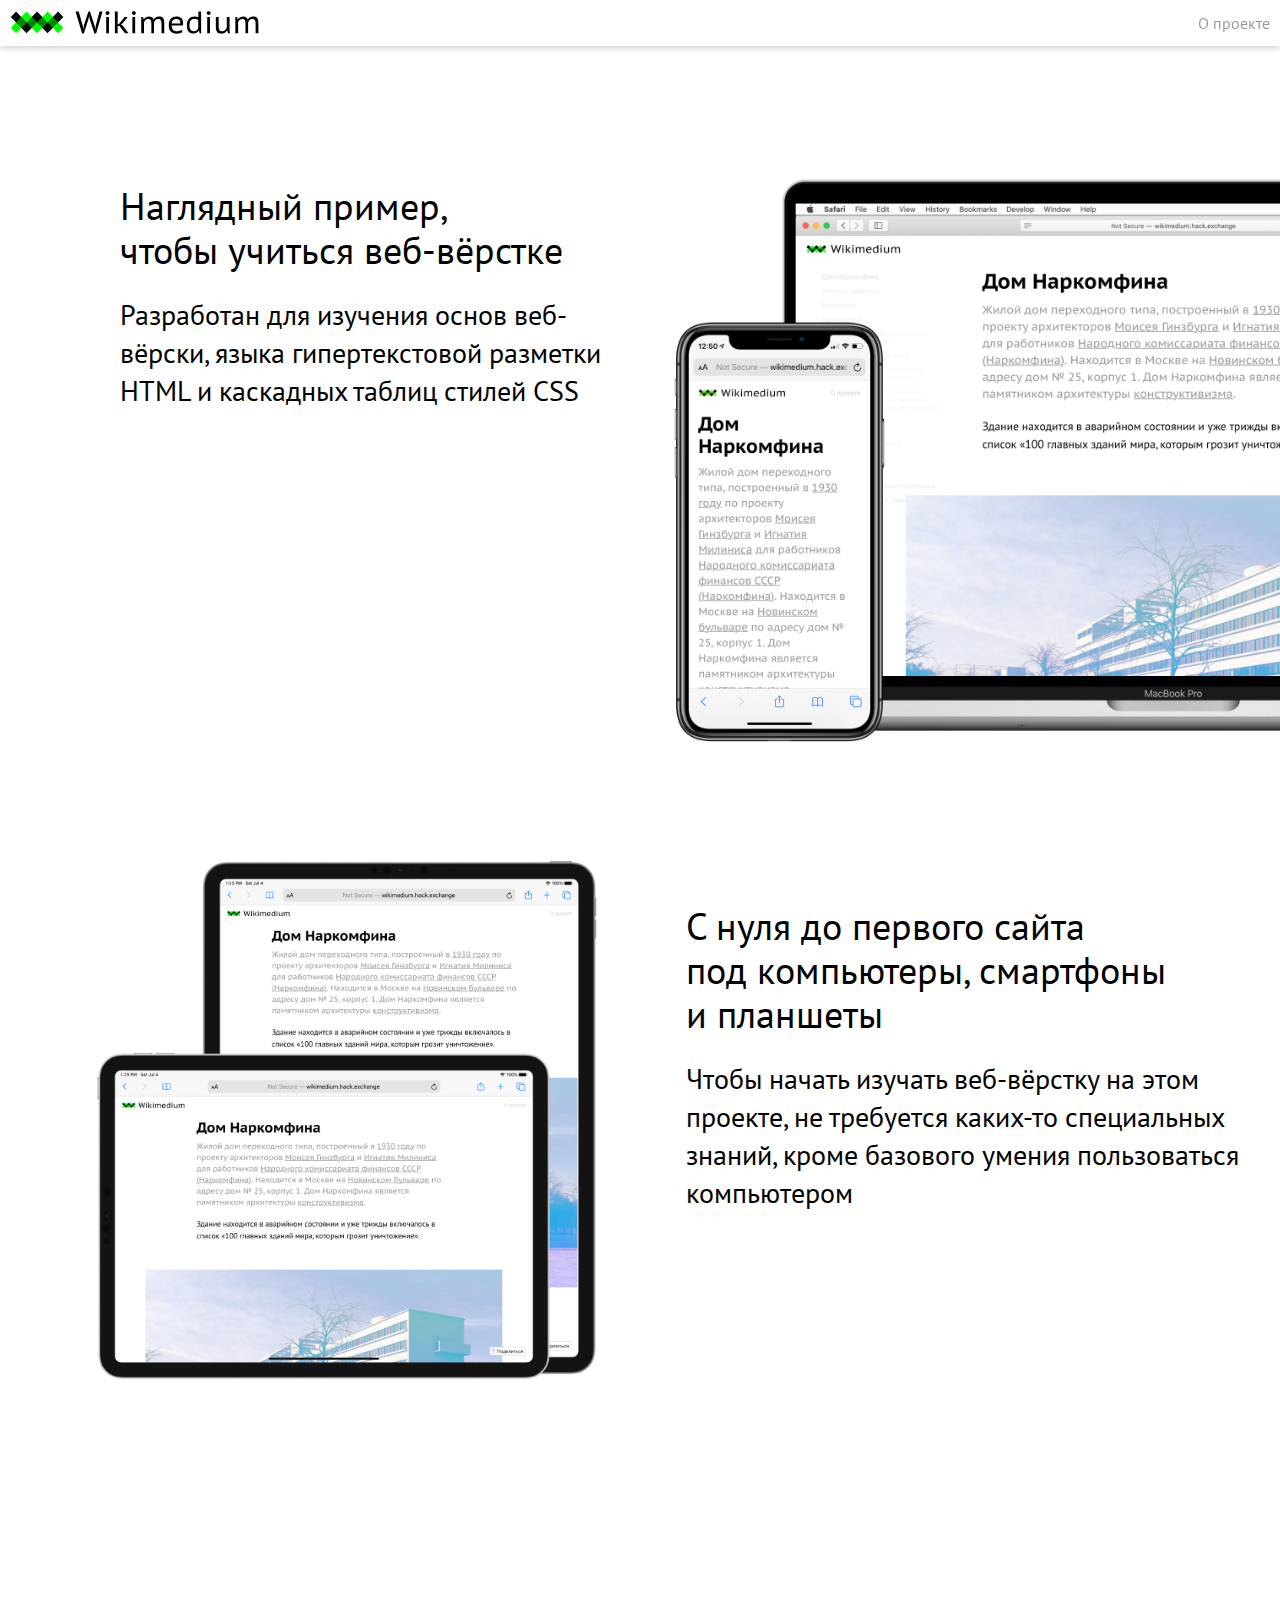
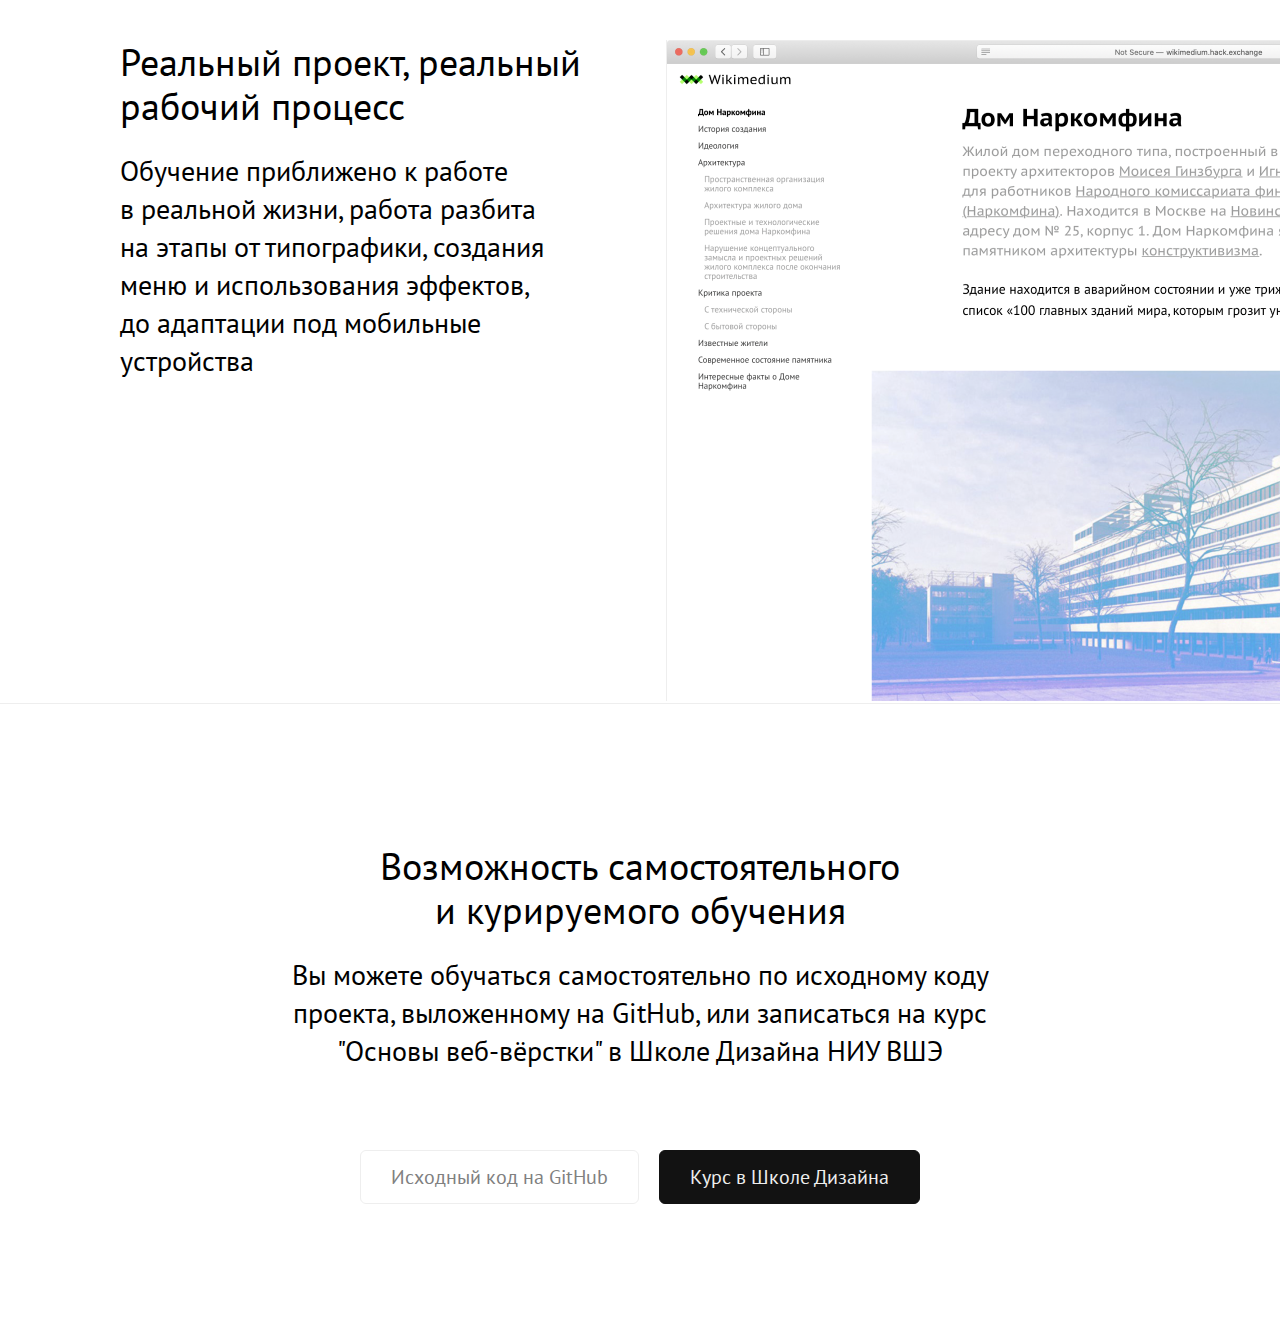
<file: about.html>
<!DOCTYPE html>
<html lang="en">
  <head>
    <meta charset="UTF-8" />
    <meta name="viewport" content="width=device-width, initial-scale=1.0" />
    <title>О проекте</title>
    <link rel="stylesheet" href="stylesheets/style.css" />
  </head>
  <body id="about">
    <nav class="menubar">
      <a href="dom-narkomfina.html">
        <img src="images/logo.svg" alt="логотип wikimedium" />
      </a>
      <a href="about.html">О проекте</a>
    </nav>

    <section class="firstSection">
      <div>
        <h2>Наглядный пример, чтобы&nbsp;учиться веб-вёрстке</h2>
        <p>
          Разработан для изучения основ веб-вёрски, языка гипертекстовой
          разметки HTML и&nbsp;каскадных таблиц стилей CSS
        </p>
      </div>
      <div>
        <img
          src="images/about1.png"
          alt="макет проекта на телефоне и компьютере"
        />
      </div>
    </section>

    <section class="secondSection">
      <div>
        <img src="images/about2.png" alt="макет проекта на планшетах" />
      </div>
      <div>
        <h2>
          С нуля до первого сайта под&nbsp;компьютеры, смартфоны и&nbsp;планшеты
        </h2>
        <p>
          Чтобы начать изучать веб-вёрстку на этом проекте, не требуется
          каких-то специальных знаний, кроме базового умения пользоваться
          компьютером
        </p>
      </div>
    </section>

    <section class="thirdSection">
      <div>
        <h2>Реальный проект, реальный рабочий процесс</h2>
        <p>
          Обучение приближено к&nbsp;работе в&nbsp;реальной жизни, работа
          разбита на&nbsp;этапы от&nbsp;типографики, создания меню
          и&nbsp;использования эффектов, до&nbsp;адаптации под&nbsp;мобильные
          устройства
        </p>
      </div>
      <div>
        <img src="images/about3.png" alt="проект в браузере" />
      </div>
    </section>

    <section class="fourthSection">
      <h2>
        Возможность самостоятельного <br />
        и курируемого обучения
      </h2>
      <p>
        Вы можете обучаться самостоятельно по исходному коду проекта,
        выложенному на GitHub, или записаться на курс "Основы веб-вёрстки" в
        Школе Дизайна НИУ ВШЭ
      </p>
      <div class="links">
        <a href="https://github.com/annkomkova/wikimedium_b25ds10">
          Исходный код на GitHub
        </a>
        <a href="https://design.hse.ru/ba/design/programming">
          Курс в Школе Дизайна
        </a>
      </div>
    </section>
  </body>
</html>
</file>
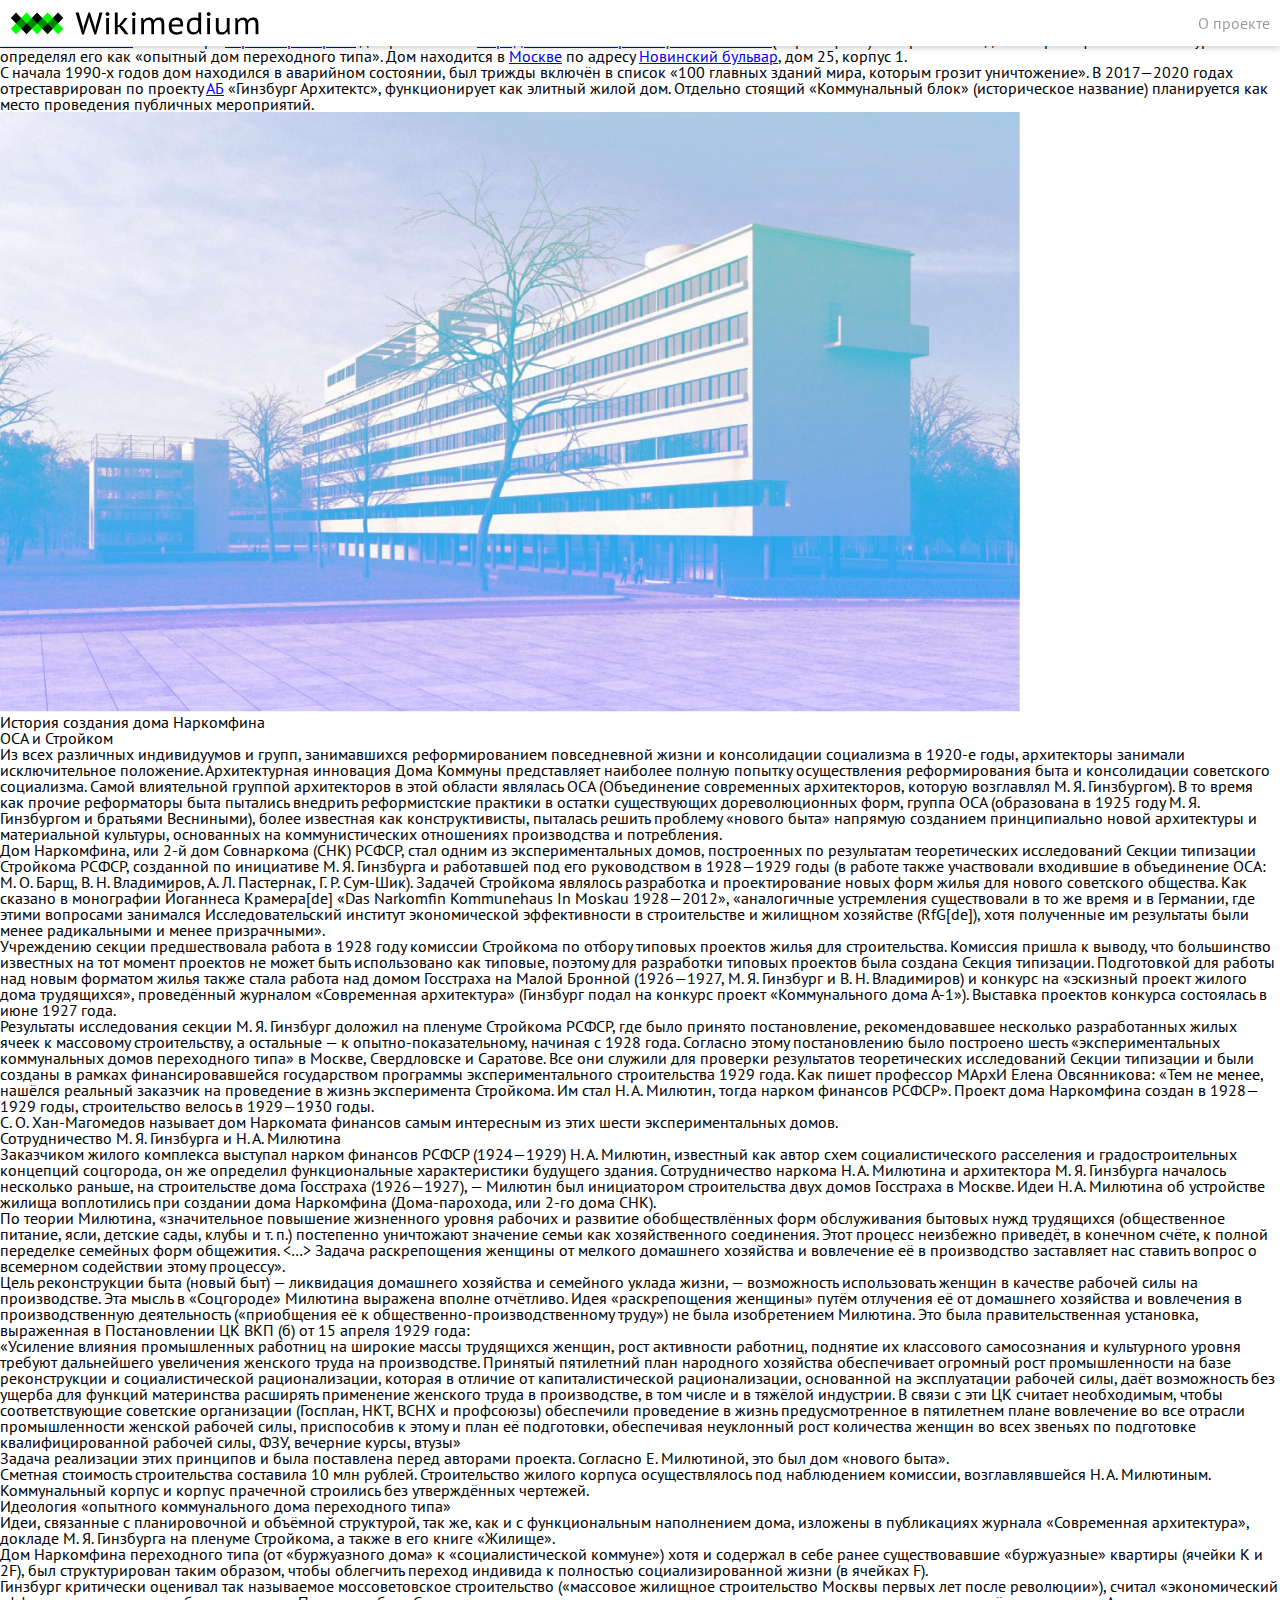
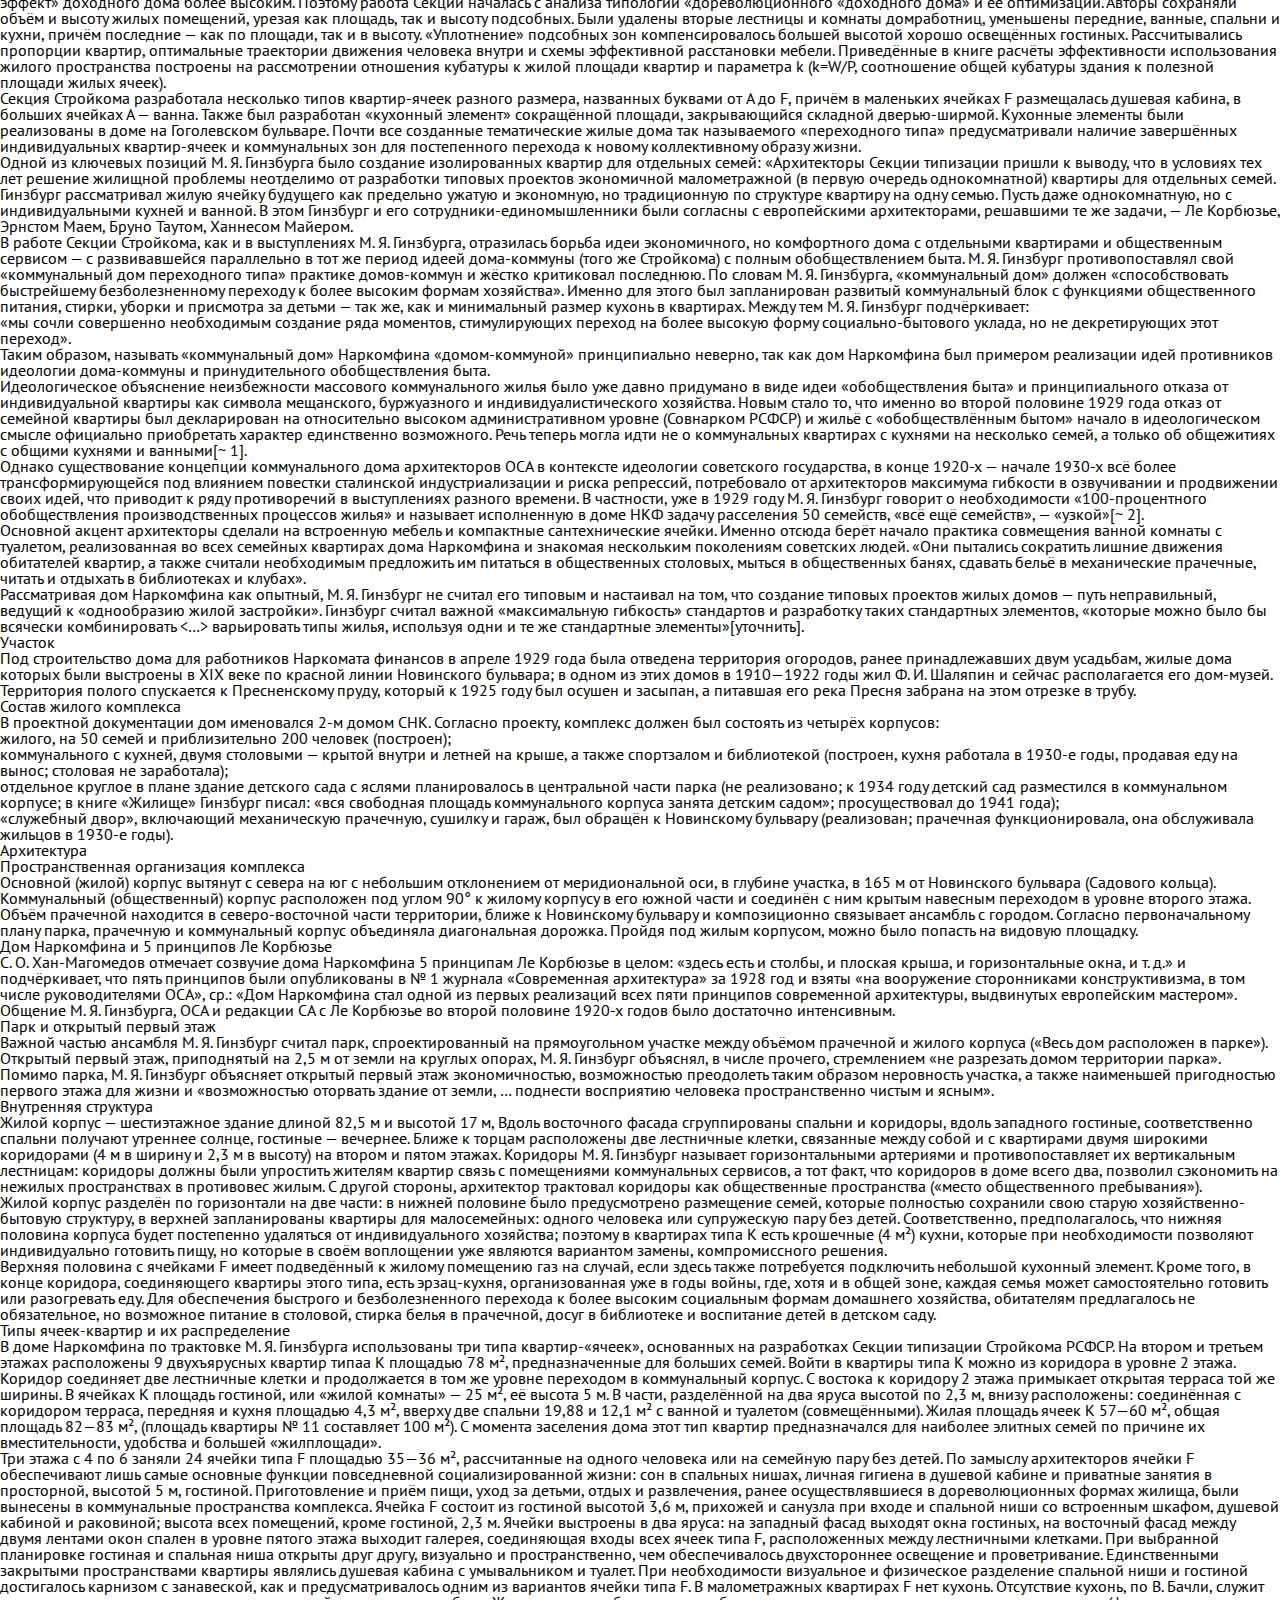
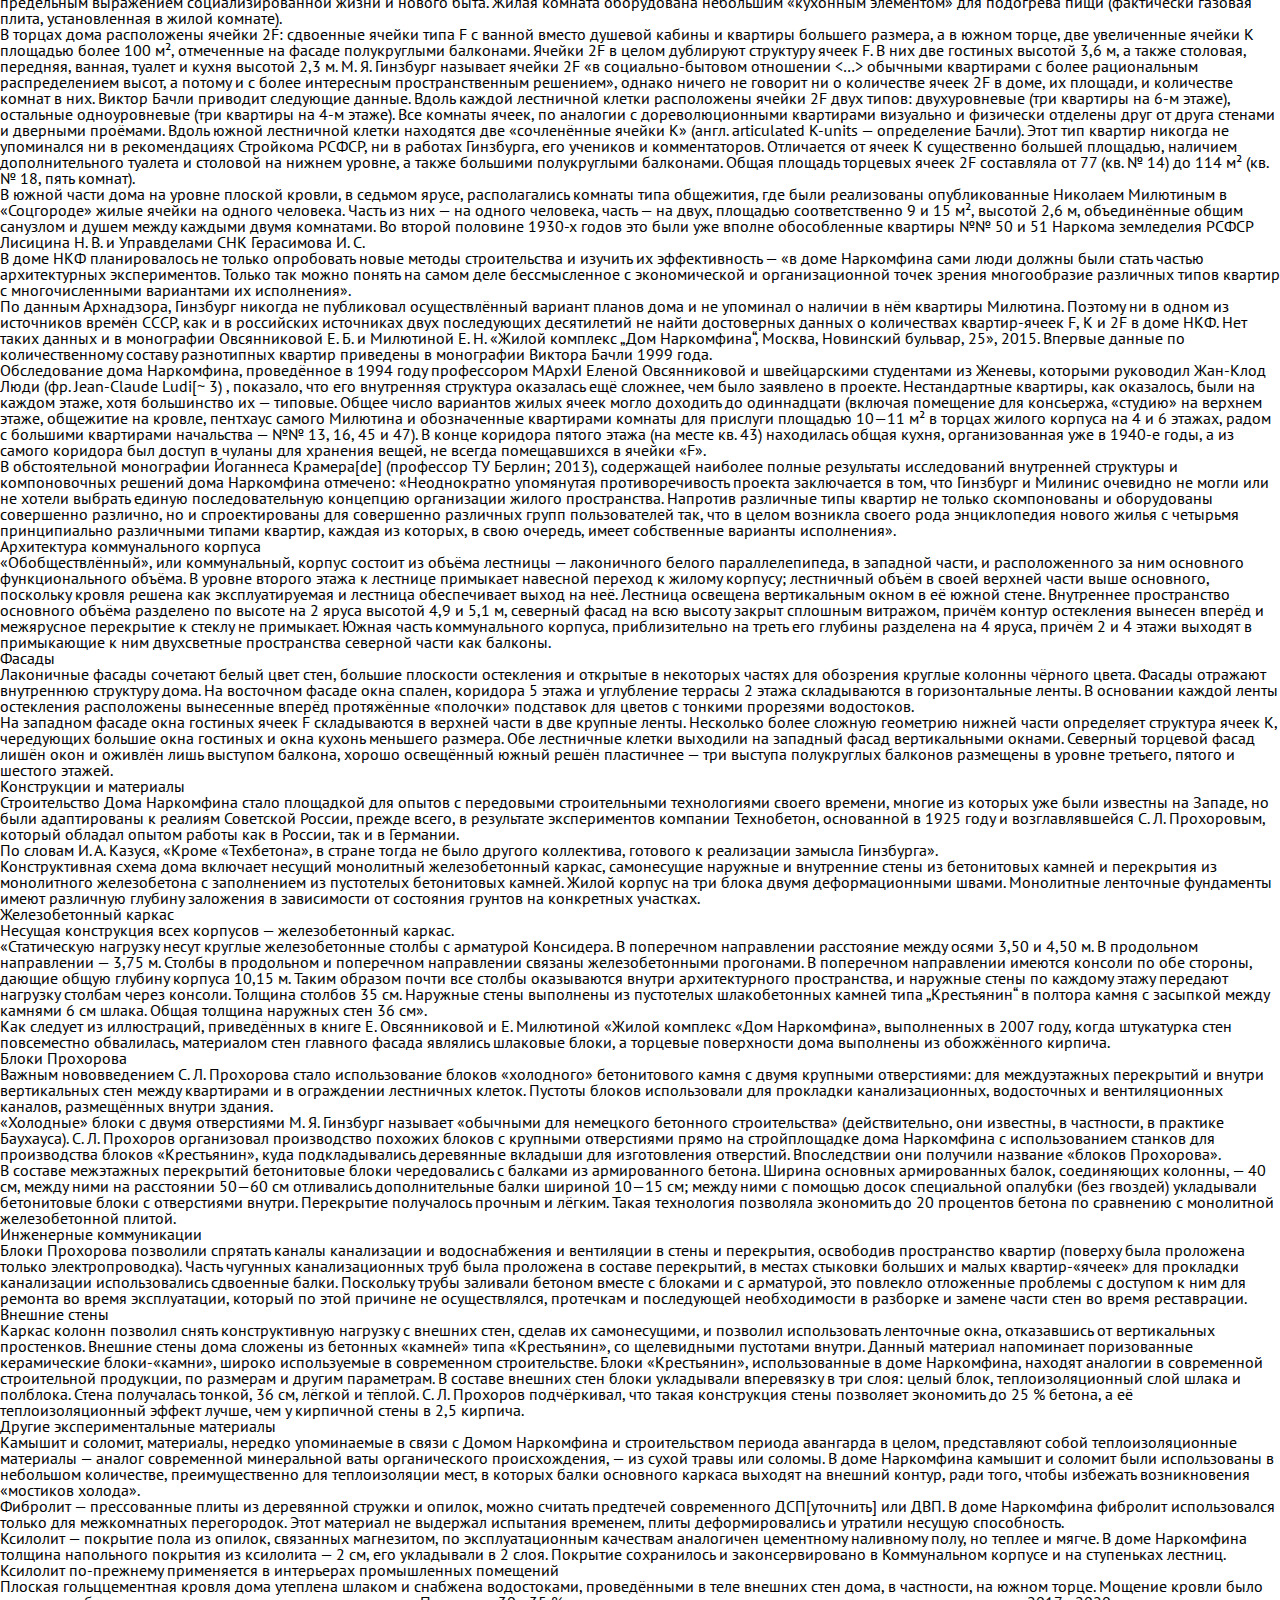
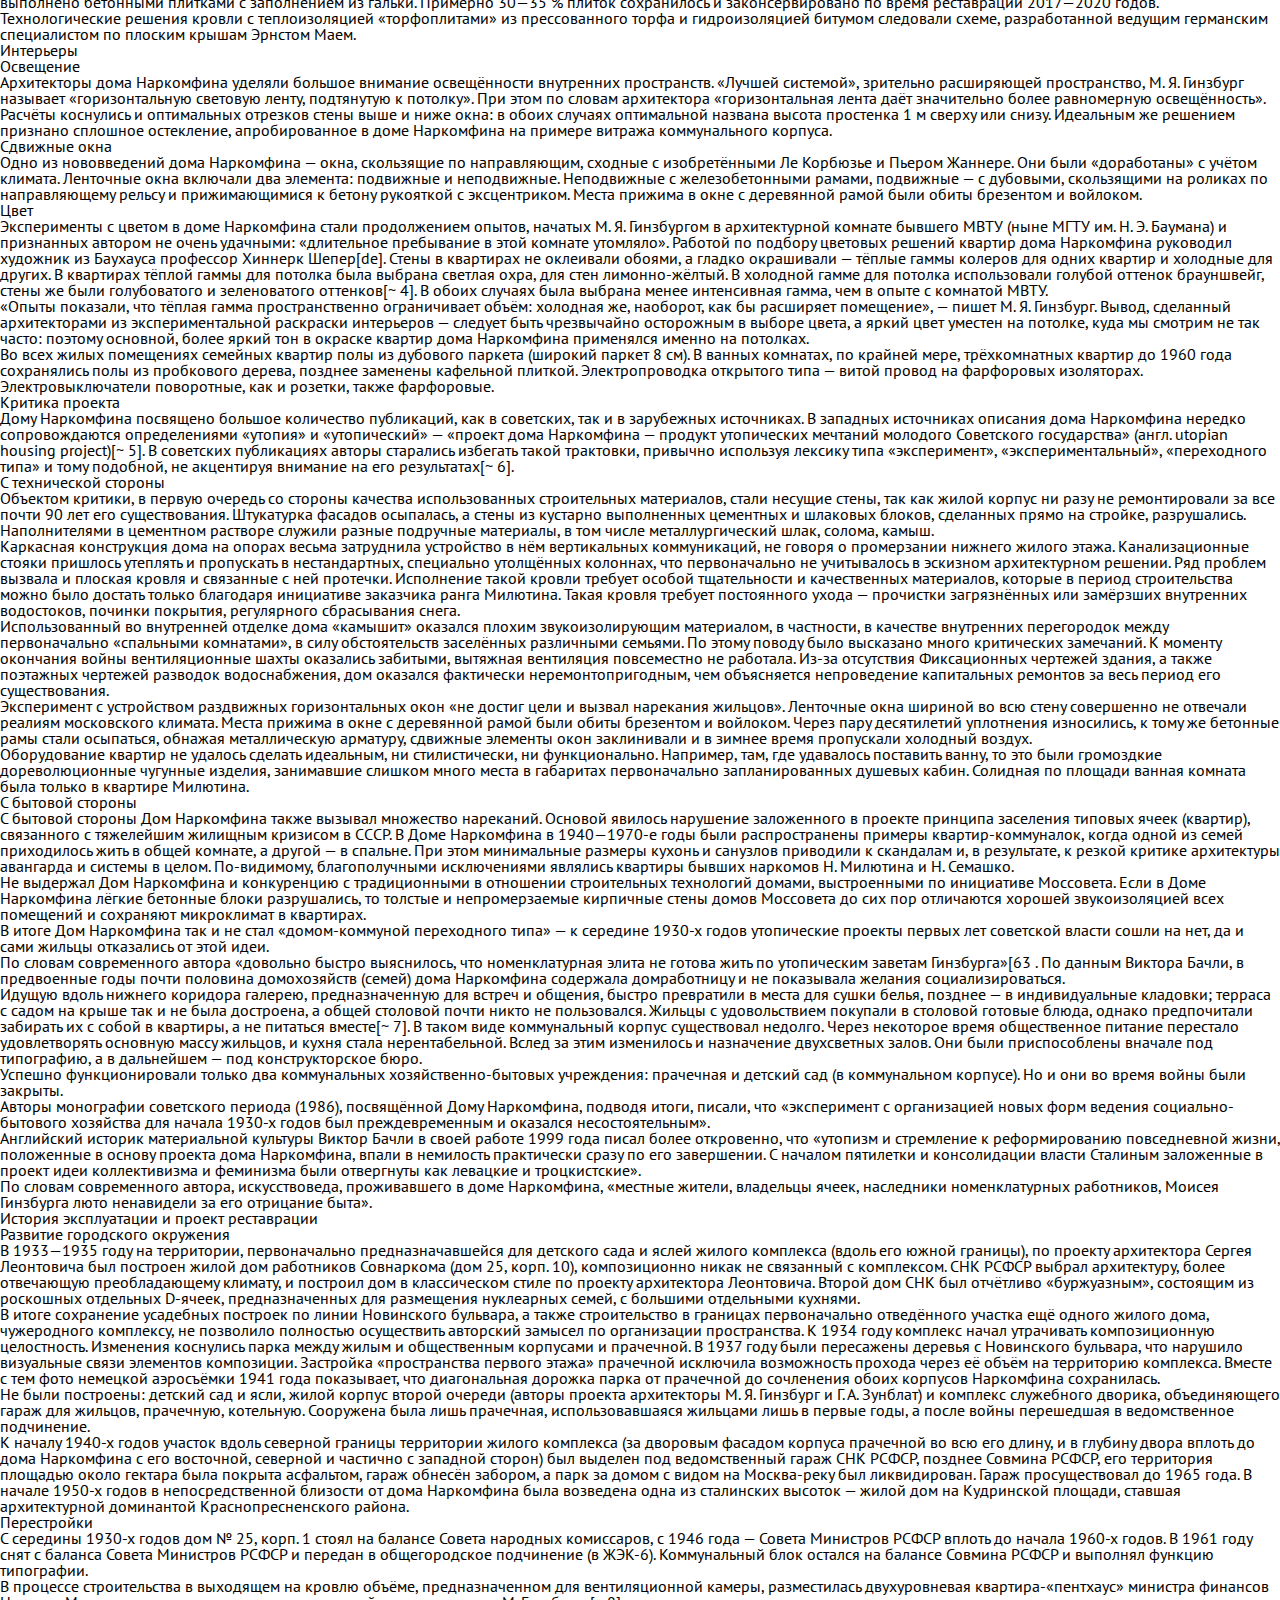
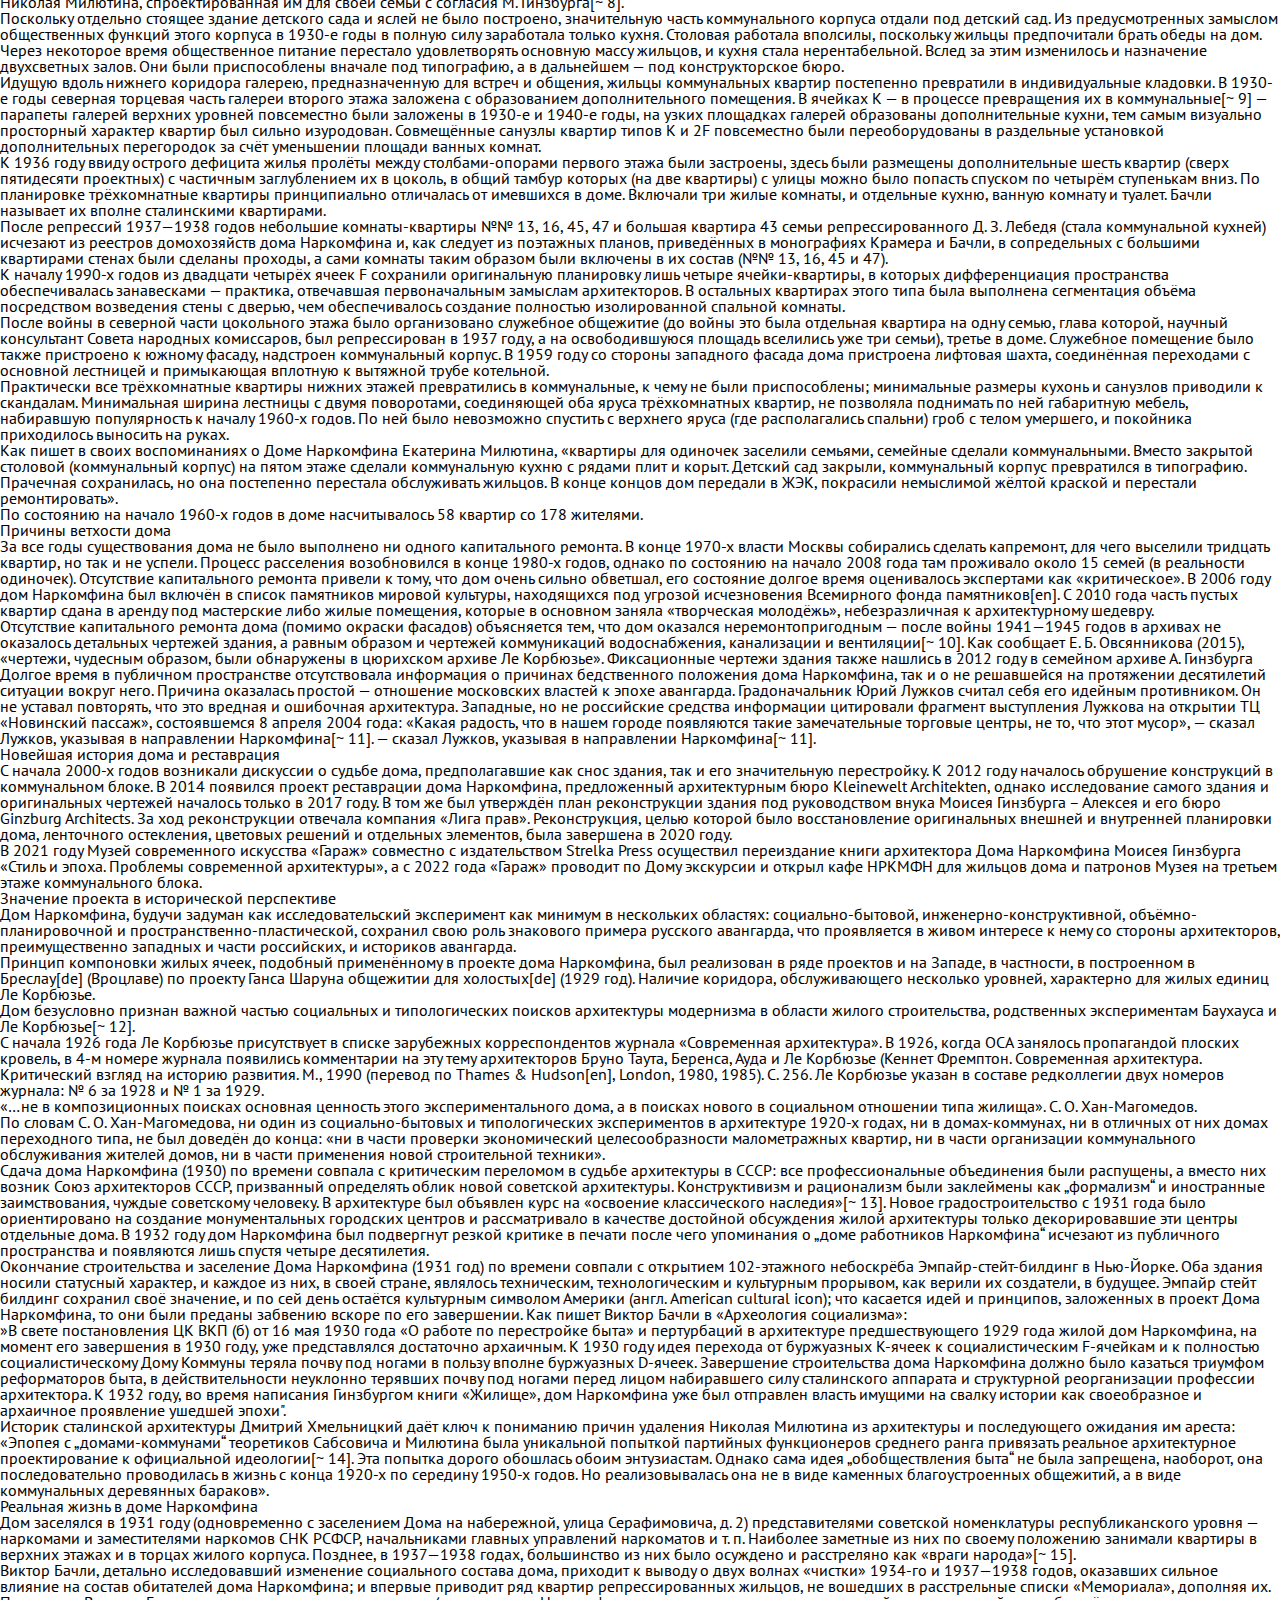
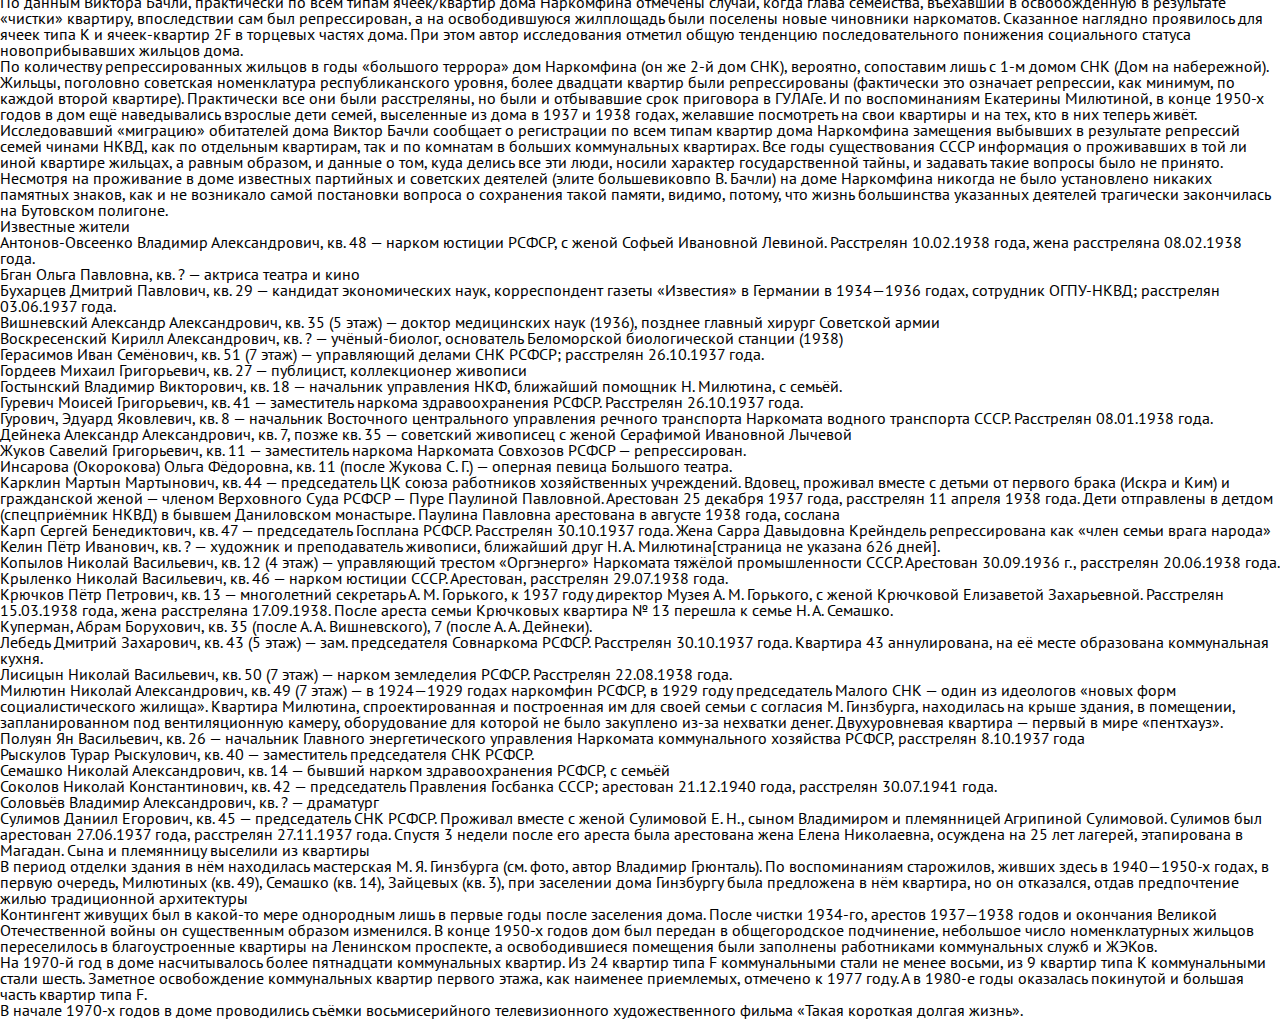
<file: dom-narkomfina.html>
<!DOCTYPE html>
<html lang="ru">
  <head>
    <meta charset="UTF-8" />
    <meta name="viewport" content="width=device-width, initial-scale=1.0" />
    <title>Дом Наркомфима</title>
    <link rel="stylesheet" href="stylesheets/style.css" />
  </head>
  <body>
    <nav class="menubar">
      <img src="images/logo.svg" alt="логотип wikimedium" />
      <a href="about.html">О проекте</a>
    </nav>

    <nav class="sidebar">
      <ol>
        <li><a href="#1">История создания дома Наркомфина</a></li>
        <ol>
          <li><a href="#1_1">ОСА и Стройком</a></li>
          <li>
            <a href="#1_2">Сотрудничество М. Я. Гинзбурга и Н. А. Милютина</a>
          </li>
        </ol>
        <li>
          <a href="#2"
            >Идеология «опытного коммунального дома переходного типа»</a
          >
        </li>
        <li><a href="#3">Участок</a></li>
        <li><a href="#4">Состав жилого комплекса</a></li>
        <li><a href="#5">Архитектура</a></li>
        <ol>
          <li><a href="#5_1">Пространственная организация комплекса</a></li>
          <li><a href="#5_2">Дом Наркомфина и 5 принципов Ле Корбюзье</a></li>
          <!-- <ol>
            <li><a href="#5_2_1">Парк и открытый первый этаж</a></li>
            <li><a href="#5_2_2">Внутренняя структура</a></li>
            <li><a href="#5_2_3">Типы ячеек-квартир и их распределение</a></li>
            <li><a href="#5_2_4">Архитектура коммунального корпуса</a></li>
            <li><a href="#5_2_5">Фасады</a></li>
          </ol> -->
          <li><a href="#5_3">Конструкции и материалы</a></li>
          <!-- <ol>
            <li><a href="#5_3_1">Железобетонный каркас</a></li>
            <li><a href="#5_3_2">Блоки Прохорова</a></li>
            <li><a href="#5_3_3">Инженерные коммуникации</a></li>
            <li><a href="#5_3_4">Внешние стены</a></li>
            <li><a href="#5_3_5">Другие экспериментальные материалы</a></li>
            <li><a href="#5_3_6">Цветочницы</a></li>
          </ol> -->
          <li><a href="#5_4">Интерьеры</a></li>
          <!-- <ol>
            <li><a href="#5_4_1">Освещение</a></li>
            <li><a href="#5_4_2">Сдвижные окна</a></li>
            <li><a href="#5_4_3">Цвет</a></li>
          </ol> -->
        </ol>
        <li><a href="#6">Критика проекта</a></li>
        <ol>
          <li><a href="#6_1">С технической стороны</a></li>
          <li><a href="#6_2">с бытовой стороны</a></li>
        </ol>
        <li><a href="#7">История эксплуатации и проект реставрации</a></li>
        <!-- <ol>
          <li><a href="#7_1">Развитие городского окружения</a></li>
          <li><a href="#7_2">Перестройки</a></li>
          <li><a href="#7_3">Причины ветхости дома</a></li>
          <li><a href="#7_4">Новейшая история дома и реставрация</a></li>
        </ol> -->
        <li><a href="#8">Значение проекта в исторической перспективе</a></li>
        <li><a href="#9">Реальная жизнь в доме Наркомфина</a></li>
        <ol>
          <li><a href="#9_1">Известные жители</a></li>
        </ol>
      </ol>
    </nav>

    <h1>Дом Наркомфима</h1>
    <p>
      <b>Дом Наркомфима</b> - один из знаковых памятников архитектуры советского
      <a
        href="https://ru.wikipedia.org/wiki/%D0%90%D0%B2%D0%B0%D0%BD%D0%B3%D0%B0%D1%80%D0%B4_(%D0%B8%D1%81%D0%BA%D1%83%D1%81%D1%81%D1%82%D0%B2%D0%BE)"
        >авангарда</a
      >
      и
      <a
        href="https://ru.wikipedia.org/wiki/%D0%9A%D0%BE%D0%BD%D1%81%D1%82%D1%80%D1%83%D0%BA%D1%82%D0%B8%D0%B2%D0%B8%D0%B7%D0%BC_(%D0%B8%D1%81%D0%BA%D1%83%D1%81%D1%81%D1%82%D0%B2%D0%BE)"
        >конструктивизма</a
      >
      Построен в
      <a href="https://ru.wikipedia.org/wiki/1928_%D0%B3%D0%BE%D0%B4">1928</a>
      -
      <a href="https://ru.wikipedia.org/wiki/1930_%D0%B3%D0%BE%D0%B4"
        >1930 годах</a
      >
      по проекту архитекторов
      <a
        href="https://ru.wikipedia.org/wiki/%D0%93%D0%B8%D0%BD%D0%B7%D0%B1%D1%83%D1%80%D0%B3,_%D0%9C%D0%BE%D0%B8%D1%81%D0%B5%D0%B9_%D0%AF%D0%BA%D0%BE%D0%B2%D0%BB%D0%B5%D0%B2%D0%B8%D1%87"
        >Моисея Гинзбурга</a
      >,
      <a
        href="https://ru.wikipedia.org/wiki/%D0%9C%D0%B8%D0%BB%D0%B8%D0%BD%D0%B8%D1%81,_%D0%98%D0%B3%D0%BD%D0%B0%D1%82%D0%B8%D0%B9_%D0%A4%D1%80%D0%B0%D0%BD%D1%86%D0%B5%D0%B2%D0%B8%D1%87"
        >Игнатия Милиниса</a
      >
      и инженера
      <a
        href="https://ru.wikipedia.org/wiki/%D0%A1%D0%B5%D1%80%D0%B3%D0%B5%D0%B9_%D0%9B%D1%8C%D0%B2%D0%BE%D0%B2%D0%B8%D1%87_%D0%9F%D1%80%D0%BE%D1%85%D0%BE%D1%80%D0%BE%D0%B2"
        >Сергея Прохорова</a
      >
      для работников
      <a
        href="https://ru.wikipedia.org/wiki/%D0%9D%D0%B0%D1%80%D0%BE%D0%B4%D0%BD%D1%8B%D0%B9_%D0%BA%D0%BE%D0%BC%D0%B8%D1%81%D1%81%D0%B0%D1%80%D0%B8%D0%B0%D1%82_%D1%84%D0%B8%D0%BD%D0%B0%D0%BD%D1%81%D0%BE%D0%B2_%D0%A1%D0%A1%D0%A1%D0%A0"
        >Народного комиссариата финансов СССР</a
      >(Наркомфина). Автор замысла дома Наркомфина М. Я. Гинзбург определял его
      как «опытный дом переходного типа». Дом находится в
      <a
        href="https://ru.wikipedia.org/wiki/%D0%9C%D0%BE%D1%81%D0%BA%D0%B2%D0%B0"
        >Москве</a
      >
      по адресу
      <a
        href="https://ru.wikipedia.org/wiki/%D0%9D%D0%BE%D0%B2%D0%B8%D0%BD%D1%81%D0%BA%D0%B8%D0%B9_%D0%B1%D1%83%D0%BB%D1%8C%D0%B2%D0%B0%D1%80"
        >Новинский бульвар</a
      >, дом 25, корпус 1.
    </p>
    <p>
      С начала 1990-х годов дом находился в аварийном состоянии, был трижды
      включён в список «100 главных зданий мира, которым грозит уничтожение». В
      2017—2020 годах отреставрирован по проекту
      <a
        href="https://ru.wikipedia.org/wiki/%D0%90%D1%80%D1%85%D0%B8%D1%82%D0%B5%D0%BA%D1%82%D1%83%D1%80%D0%BD%D0%BE%D0%B5_%D0%B1%D1%8E%D1%80%D0%BE"
        >АБ</a
      >
      «Гинзбург Архитектс», функционирует как элитный жилой дом. Отдельно
      стоящий «Коммунальный блок» (историческое название) планируется как место
      проведения публичных мероприятий.
    </p>
    <img src="images/narkomfin.jpg" alt="фотография Дома Наркомфина" />

    <h2 id="1">История создания дома Наркомфина</h2>

    <h3 id="1_1">ОСА и Стройком</h3>
    <p>
      Из всех различных индивидуумов и групп, занимавшихся реформированием
      повседневной жизни и консолидации социализма в 1920-е годы, архитекторы
      занимали исключительное положение. Архитектурная инновация Дома Коммуны
      представляет наиболее полную попытку осуществления реформирования быта и
      консолидации советского социализма. Самой влиятельной группой архитекторов
      в этой области являлась ОСА (Объединение современных архитекторов, которую
      возглавлял М. Я. Гинзбургом). В то время как прочие реформаторы быта
      пытались внедрить реформистские практики в остатки существующих
      дореволюционных форм, группа ОСА (образована в 1925 году М. Я. Гинзбургом
      и братьями Весниными), более известная как конструктивисты, пыталась
      решить проблему «нового быта» напрямую созданием принципиально новой
      архитектуры и материальной культуры, основанных на коммунистических
      отношениях производства и потребления.
    </p>
    <p>
      Дом Наркомфина, или 2-й дом Совнаркома (СНК) РСФСР, стал одним из
      экспериментальных домов, построенных по результатам теоретических
      исследований Секции типизации Стройкома РСФСР, созданной по инициативе М.
      Я. Гинзбурга и работавшей под его руководством в 1928—1929 годы (в работе
      также участвовали входившие в объединение ОСА: М. О. Барщ, В. Н.
      Владимиров, А. Л. Пастернак, Г. Р. Сум-Шик). Задачей Стройкома являлось
      разработка и проектирование новых форм жилья для нового советского
      общества. Как сказано в монографии Йоганнеса Крамера[de] «Das Narkomfin
      Kommunehaus In Moskau 1928—2012»,
      <i
        >«аналогичные устремления существовали в то же время и в Германии, где
        этими вопросами занимался Исследовательский институт экономической
        эффективности в строительстве и жилищном хозяйстве (RfG[de]), хотя
        полученные им результаты были менее радикальными и менее призрачными».
      </i>
    </p>
    <p>
      Учреждению секции предшествовала работа в 1928 году комиссии Стройкома по
      отбору типовых проектов жилья для строительства. Комиссия пришла к выводу,
      что большинство известных на тот момент проектов не может быть
      использовано как типовые, поэтому для разработки типовых проектов была
      создана Секция типизации. Подготовкой для работы над новым форматом жилья
      также стала работа над домом Госстраха на Малой Бронной (1926—1927, М. Я.
      Гинзбург и В. Н. Владимиров) и конкурс на «эскизный проект жилого дома
      трудящихся», проведённый журналом «Современная архитектура» (Гинзбург
      подал на конкурс проект «Коммунального дома А-1»). Выставка проектов
      конкурса состоялась в июне 1927 года.
    </p>
    <p>
      Результаты исследования секции М. Я. Гинзбург доложил на пленуме Стройкома
      РСФСР, где было принято постановление, рекомендовавшее несколько
      разработанных жилых ячеек к массовому строительству, а остальные — к
      опытно-показательному, начиная с 1928 года. Согласно этому постановлению
      было построено шесть «экспериментальных коммунальных домов переходного
      типа» в Москве, Свердловске и Саратове. Все они служили для проверки
      результатов теоретических исследований Секции типизации и были созданы в
      рамках финансировавшейся государством программы экспериментального
      строительства 1929 года. Как пишет профессор МАрхИ Елена Овсянникова: «Тем
      не менее, нашёлся реальный заказчик на проведение в жизнь эксперимента
      Стройкома. Им стал Н. А. Милютин, тогда нарком финансов РСФСР». Проект
      дома Наркомфина создан в 1928—1929 годы, строительство велось в 1929—1930
      годы.
    </p>
    <p>
      С. О. Хан-Магомедов называет дом Наркомата финансов самым интересным из
      этих шести экспериментальных домов.
    </p>
    <h3 id="1_2">Сотрудничество М. Я. Гинзбурга и Н. А. Милютина</h3>
    <p>
      Заказчиком жилого комплекса выступал нарком финансов РСФСР (1924—1929) Н.
      А. Милютин, известный как автор схем социалистического расселения и
      градостроительных концепций соцгорода, он же определил функциональные
      характеристики будущего здания. Сотрудничество наркома Н. А. Милютина и
      архитектора М. Я. Гинзбурга началось несколько раньше, на строительстве
      дома Госстраха (1926—1927), — Милютин был инициатором строительства двух
      домов Госстраха в Москве. Идеи Н. А. Милютина об устройстве жилища
      воплотились при создании дома Наркомфина (Дома-парохода, или 2-го дома
      СНК).
    </p>
    <p>
      По теории Милютина,
      <i>
        «значительное повышение жизненного уровня рабочих и развитие
        обобществлённых форм обслуживания бытовых нужд трудящихся (общественное
        питание, ясли, детские сады, клубы и т. п.) постепенно уничтожают
        значение семьи как хозяйственного соединения. Этот процесс неизбежно
        приведёт, в конечном счёте, к полной переделке семейных форм общежития.
        <…> Задача раскрепощения женщины от мелкого домашнего хозяйства и
        вовлечение её в производство заставляет нас ставить вопрос о всемерном
        содействии этому процессу».
      </i>
    </p>
    <p>
      Цель реконструкции быта (<i>новый быт</i>) — ликвидация домашнего
      хозяйства и семейного уклада жизни, — возможность использовать женщин в
      качестве рабочей силы на производстве. Эта мысль в «Соцгороде» Милютина
      выражена вполне отчётливо. Идея «раскрепощения женщины» путём отлучения её
      от домашнего хозяйства и вовлечения в производственную деятельность
      («приобщения её к общественно-производственному труду») не была
      изобретением Милютина. Это была правительственная установка, выраженная в
      Постановлении ЦК ВКП (б) от 15 апреля 1929 года:
    </p>
    <blockquote class="redBlockquote">
      «Усиление влияния промышленных работниц на широкие массы трудящихся
      женщин, рост активности работниц, поднятие их классового самосознания и
      культурного уровня требуют дальнейшего увеличения женского труда на
      производстве. Принятый пятилетний план народного хозяйства обеспечивает
      огромный рост промышленности на базе реконструкции и социалистической
      рационализации, которая в отличие от капиталистической рационализации,
      основанной на эксплуатации рабочей силы, даёт возможность без ущерба для
      функций материнства расширять применение женского труда в производстве, в
      том числе и в тяжёлой индустрии. В связи с эти ЦК считает необходимым,
      чтобы соответствующие советские организации (Госплан, НКТ, ВСНХ и
      профсоюзы) обеспечили проведение в жизнь предусмотренное в пятилетнем
      плане вовлечение во все отрасли промышленности женской рабочей силы,
      приспособив к этому и план её подготовки, обеспечивая неуклонный рост
      количества женщин во всех звеньях по подготовке квалифицированной рабочей
      силы, ФЗУ, вечерние курсы, втузы»
    </blockquote>
    <p>
      Задача реализации этих принципов и была поставлена перед авторами проекта.
      Согласно Е. Милютиной, это был дом «нового быта».
    </p>
    <p>
      Сметная стоимость строительства составила 10 млн рублей. Строительство
      жилого корпуса осуществлялось под наблюдением комиссии, возглавлявшейся Н.
      А. Милютиным. Коммунальный корпус и корпус прачечной строились без
      утверждённых чертежей.
    </p>
    <h2 id="2">Идеология «опытного коммунального дома переходного типа»</h2>

    <p>
      Идеи, связанные с планировочной и объёмной структурой, так же, как и с
      функциональным наполнением дома, изложены в публикациях журнала
      «Современная архитектура», докладе М. Я. Гинзбурга на пленуме Стройкома, а
      также в его книге «Жилище».
    </p>
    <p>
      Дом Наркомфина переходного типа (от «буржуазного дома» к «социалистической
      коммуне») хотя и содержал в себе ранее существовавшие «буржуазные»
      квартиры (ячейки K и 2F), был структурирован таким образом, чтобы
      облегчить переход индивида к полностью социализированной жизни (в ячейках
      F).
    </p>
    <p>
      Гинзбург критически оценивал так называемое моссоветовское строительство
      («массовое жилищное строительство Москвы первых лет после революции»),
      считал «экономический эффект» доходного дома более высоким. Поэтому работа
      Секции началась с анализа типологии «дореволюционного «доходного дома» и
      её оптимизации. Авторы сохраняли объём и высоту жилых помещений, урезая
      как площадь, так и высоту подсобных. Были удалены вторые лестницы и
      комнаты домработниц, уменьшены передние, ванные, спальни и кухни, причём
      последние — как по площади, так и в высоту. «Уплотнение» подсобных зон
      компенсировалось большей высотой хорошо освещённых гостиных.
      Рассчитывались пропорции квартир, оптимальные траектории движения человека
      внутри и схемы эффективной расстановки мебели. Приведённые в книге расчёты
      эффективности использования жилого пространства построены на рассмотрении
      отношения кубатуры к жилой площади квартир и параметра k (k=W/P,
      соотношение общей кубатуры здания к полезной площади жилых ячеек).
    </p>
    <p>
      Секция Стройкома разработала несколько типов квартир-ячеек разного
      размера, названных буквами от A до F, причём в маленьких ячейках F
      размещалась душевая кабина, в больших ячейках А — ванна. Также был
      разработан «кухонный элемент» сокращённой площади, закрывающийся складной
      дверью-ширмой. Кухонные элементы были реализованы в доме на Гоголевском
      бульваре. Почти все созданные тематические жилые дома так называемого
      «переходного типа» предусматривали наличие завершённых индивидуальных
      квартир-ячеек и коммунальных зон для постепенного перехода к новому
      коллективному образу жизни.
    </p>
    <p>
      Одной из ключевых позиций М. Я. Гинзбурга было создание изолированных
      квартир для отдельных семей: «Архитекторы Секции типизации пришли к
      выводу, что в условиях тех лет решение жилищной проблемы неотделимо от
      разработки типовых проектов экономичной малометражной (в первую очередь
      однокомнатной) квартиры для отдельных семей. Гинзбург рассматривал жилую
      ячейку будущего как предельно ужатую и экономную, но традиционную по
      структуре квартиру на одну семью. Пусть даже однокомнатную, но с
      индивидуальными кухней и ванной. В этом Гинзбург и его
      сотрудники-единомышленники были согласны с европейскими архитекторами,
      решавшими те же задачи, — Ле Корбюзье, Эрнстом Маем, Бруно Таутом,
      Ханнесом Майером.
    </p>
    <p>
      В работе Секции Стройкома, как и в выступлениях М. Я. Гинзбурга,
      отразилась борьба идеи экономичного, но комфортного дома с отдельными
      квартирами и общественным сервисом — с развивавшейся параллельно в тот же
      период идеей дома-коммуны (того же Стройкома) с полным обобществлением
      быта. М. Я. Гинзбург противопоставлял свой «коммунальный дом переходного
      типа» практике домов-коммун и жёстко критиковал последнюю. По словам М. Я.
      Гинзбурга, «коммунальный дом» должен
      <i
        >«способствовать быстрейшему безболезненному переходу к более высоким
        формам хозяйства»</i
      >. Именно для этого был запланирован развитый коммунальный блок с
      функциями общественного питания, стирки, уборки и присмотра за детьми —
      так же, как и минимальный размер кухонь в квартирах. Между тем М. Я.
      Гинзбург подчёркивает:
    </p>
    <blockquote>
      <i
        >«мы сочли совершенно необходимым создание ряда моментов, стимулирующих
        переход на более высокую форму социально-бытового уклада, но не
        декретирующих этот переход».</i
      >
    </blockquote>
    <p>
      Таким образом, называть «коммунальный дом» Наркомфина «домом-коммуной»
      принципиально неверно, так как дом Наркомфина был примером реализации идей
      противников идеологии дома-коммуны и принудительного обобществления быта.
    </p>
    <p>
      Идеологическое объяснение неизбежности массового коммунального жилья было
      уже давно придумано в виде идеи «обобществления быта» и принципиального
      отказа от индивидуальной квартиры как символа мещанского, буржуазного и
      индивидуалистического хозяйства. Новым стало то, что именно во второй
      половине 1929 года отказ от семейной квартиры был декларирован на
      относительно высоком административном уровне (Совнарком РСФСР) и жильё с
      «обобществлённым бытом» начало в идеологическом смысле официально
      приобретать характер единственно возможного. Речь теперь могла идти не о
      коммунальных квартирах с кухнями на несколько семей, а только об
      общежитиях с общими кухнями и ванными[~ 1].
    </p>
    <p>
      Однако существование концепции коммунального дома архитекторов ОСА в
      контексте идеологии советского государства, в конце 1920-х — начале 1930-х
      всё более трансформирующейся под влиянием повестки сталинской
      индустриализации и риска репрессий, потребовало от архитекторов максимума
      гибкости в озвучивании и продвижении своих идей, что приводит к ряду
      противоречий в выступлениях разного времени. В частности, уже в 1929 году
      М. Я. Гинзбург говорит о необходимости «100-процентного обобществления
      производственных процессов жилья» и называет исполненную в доме НКФ задачу
      расселения 50 семейств, <i>«всё ещё семейств»</i>, — «узкой»[~ 2].
    </p>
    <p>
      Основной акцент архитекторы сделали на встроенную мебель и компактные
      сантехнические ячейки. Именно отсюда берёт начало практика совмещения
      ванной комнаты с туалетом, реализованная во всех семейных квартирах дома
      Наркомфина и знакомая нескольким поколениям советских людей.
      <i>
        «Они пытались сократить лишние движения обитателей квартир, а также
        считали необходимым предложить им питаться в общественных столовых,
        мыться в общественных банях, сдавать бельё в механические прачечные,
        читать и отдыхать в библиотеках и клубах».
      </i>
    </p>
    <p>
      Рассматривая дом Наркомфина как опытный, М. Я. Гинзбург не считал его
      типовым и настаивал на том, что создание типовых проектов жилых домов —
      путь неправильный, ведущий к «однообразию жилой застройки». Гинзбург
      считал важной «максимальную гибкость» стандартов и разработку таких
      стандартных элементов, «которые можно было бы всячески комбинировать <…>
      варьировать типы жилья, используя одни и те же стандартные
      элементы»[уточнить].
    </p>
    <h2 id="3">Участок</h2>
    <p>
      Под строительство дома для работников Наркомата финансов в апреле 1929
      года была отведена территория огородов, ранее принадлежавших двум
      усадьбам, жилые дома которых были выстроены в XIX веке по красной линии
      Новинского бульвара; в одном из этих домов в 1910—1922 годы жил Ф. И.
      Шаляпин и сейчас располагается его дом-музей. Территория полого спускается
      к Пресненскому пруду, который к 1925 году был осушен и засыпан, а питавшая
      его река Пресня забрана на этом отрезке в трубу.
    </p>
    <h2 id="4">Состав жилого комплекса</h2>

    <p>
      В проектной документации дом именовался 2-м домом СНК. Согласно проекту,
      комплекс должен был состоять из четырёх корпусов:
    </p>
    <ol>
      <li>жилого, на 50 семей и приблизительно 200 человек (построен);</li>
      <li>
        коммунального с кухней, двумя столовыми — крытой внутри и летней на
        крыше, а также спортзалом и библиотекой (построен, кухня работала в
        1930-е годы, продавая еду на вынос; столовая не заработала);
      </li>
      <li>
        отдельное круглое в плане здание детского сада с яслями планировалось в
        центральной части парка (не реализовано; к 1934 году детский сад
        разместился в коммунальном корпусе; в книге «Жилище» Гинзбург писал:
        «вся свободная площадь коммунального корпуса занята детским садом»;
        просуществовал до 1941 года);
      </li>
      <li>
        «служебный двор», включающий механическую прачечную, сушилку и гараж,
        был обращён к Новинскому бульвару (реализован; прачечная
        функционировала, она обслуживала жильцов в 1930-е годы).
      </li>
    </ol>
    <h2 id="5">Архитектура</h2>

    <h3 id="5_1">Пространственная организация комплекса</h3>
    <p>
      Основной (жилой) корпус вытянут с севера на юг с небольшим отклонением от
      меридиональной оси, в глубине участка, в 165 м от Новинского бульвара
      (Садового кольца). Коммунальный (общественный) корпус расположен под углом
      90° к жилому корпусу в его южной части и соединён с ним крытым навесным
      переходом в уровне второго этажа. Объём прачечной находится в
      северо-восточной части территории, ближе к Новинскому бульвару и
      композиционно связывает ансамбль с городом. Согласно первоначальному плану
      парка, прачечную и коммунальный корпус объединяла диагональная дорожка.
      Пройдя под жилым корпусом, можно было попасть на видовую площадку.
    </p>
    <h3 id="5_2">Дом Наркомфина и 5 принципов Ле Корбюзье</h3>
    <p>
      С. О. Хан-Магомедов отмечает созвучие дома Наркомфина 5 принципам Ле
      Корбюзье в целом: «здесь есть и столбы, и плоская крыша, и горизонтальные
      окна, и т. д.» и подчёркивает, что пять принципов были опубликованы в № 1
      журнала «Современная архитектура» за 1928 год и взяты «на вооружение
      сторонниками конструктивизма, в том числе руководителями ОСА», ср.: «Дом
      Наркомфина стал одной из первых реализаций всех пяти принципов современной
      архитектуры, выдвинутых европейским мастером». Общение М. Я. Гинзбурга,
      ОСА и редакции СА с Ле Корбюзье во второй половине 1920-х годов было
      достаточно интенсивным.
    </p>
    <h4 id="5_2_1">Парк и открытый первый этаж</h4>
    <p>
      Важной частью ансамбля М. Я. Гинзбург считал парк, спроектированный на
      прямоугольном участке между объёмом прачечной и жилого корпуса («Весь дом
      расположен в парке»). Открытый первый этаж, приподнятый на 2,5 м от земли
      на круглых опорах, М. Я. Гинзбург объяснял, в числе прочего, стремлением
      «не разрезать домом территории парка».
    </p>
    <p>
      Помимо парка, М. Я. Гинзбург объясняет открытый первый этаж
      экономичностью, возможностью преодолеть таким образом неровность участка,
      а также наименьшей пригодностью первого этажа для жизни и «возможностью
      оторвать здание от земли, … поднести восприятию человека пространственно
      чистым и ясным».
    </p>
    <h4 id="5_2_2">Внутренняя структура</h4>
    <p>
      Жилой корпус — шестиэтажное здание длиной 82,5 м и высотой 17 м, Вдоль
      восточного фасада сгруппированы спальни и коридоры, вдоль западного
      гостиные, соответственно спальни получают утреннее солнце, гостиные —
      вечернее. Ближе к торцам расположены две лестничные клетки, связанные
      между собой и с квартирами двумя широкими коридорами (4 м в ширину и 2,3 м
      в высоту) на втором и пятом этажах. Коридоры М. Я. Гинзбург называет
      горизонтальными артериями и противопоставляет их вертикальным лестницам:
      коридоры должны были упростить жителям квартир связь с помещениями
      коммунальных сервисов, а тот факт, что коридоров в доме всего два,
      позволил сэкономить на нежилых пространствах в противовес жилым. С другой
      стороны, архитектор трактовал коридоры как общественные пространства
      («место общественного пребывания»).
    </p>
    <p>
      Жилой корпус разделён по горизонтали на две части: в нижней половине было
      предусмотрено размещение семей, которые полностью сохранили свою старую
      хозяйственно-бытовую структуру, в верхней запланированы квартиры для
      малосемейных: одного человека или супружескую пару без детей.
      Соответственно, предполагалось, что нижняя половина корпуса будет
      постепенно удаляться от индивидуального хозяйства; поэтому в квартирах
      типа K есть крошечные (4 м²) кухни, которые при необходимости позволяют
      индивидуально готовить пищу, но которые в своём воплощении уже являются
      вариантом замены, компромиссного решения.
    </p>
    <p>
      Верхняя половина с ячейками F имеет подведённый к жилому помещению газ на
      случай, если здесь также потребуется подключить небольшой кухонный
      элемент. Кроме того, в конце коридора, соединяющего квартиры этого типа,
      есть эрзац-кухня, организованная уже в годы войны, где, хотя и в общей
      зоне, каждая семья может самостоятельно готовить или разогревать еду. Для
      обеспечения быстрого и безболезненного перехода к более высоким социальным
      формам домашнего хозяйства, обитателям предлагалось не обязательное, но
      возможное питание в столовой, стирка белья в прачечной, досуг в библиотеке
      и воспитание детей в детском саду.
    </p>
    <h4 id="5_2_3">Типы ячеек-квартир и их распределение</h4>
    <p>
      В доме Наркомфина по трактовке М. Я. Гинзбурга использованы три типа
      квартир-«ячеек», основанных на разработках Секции типизации Стройкома
      РСФСР. На втором и третьем этажах расположены 9 двухъярусных квартир
      <b>типаа К</b> площадью 78 м², предназначенные для больших семей. Войти в
      квартиры типа К можно из коридора в уровне 2 этажа. Коридор соединяет две
      лестничные клетки и продолжается в том же уровне переходом в коммунальный
      корпус. С востока к коридору 2 этажа примыкает открытая терраса той же
      ширины. В <b>ячейках K</b> площадь гостиной, или «жилой комнаты» — 25 м²,
      её высота 5 м. В части, разделённой на два яруса высотой по 2,3 м, внизу
      расположены: соединённая с коридором терраса, передняя и кухня площадью
      4,3 м², вверху две спальни 19,88 и 12,1 м² с ванной и туалетом
      (совмещёнными). Жилая площадь ячеек K 57—60 м², общая площадь 82—83 м²,
      (площадь квартиры № 11 составляет 100 м²). С момента заселения дома этот
      тип квартир предназначался для наиболее элитных семей по причине их
      вместительности, удобства и большей «жилплощади».
    </p>
    <p>
      Три этажа с 4 по 6 заняли 24 ячейки <b>типа F</b> площадью 35—36 м²,
      рассчитанные на одного человека или на семейную пару без детей. По замыслу
      архитекторов ячейки F обеспечивают лишь самые основные функции
      повседневной социализированной жизни: сон в спальных нишах, личная гигиена
      в душевой кабине и приватные занятия в просторной, высотой 5 м, гостиной.
      Приготовление и приём пищи, уход за детьми, отдых и развлечения, ранее
      осуществлявшиеся в дореволюционных формах жилища, были вынесены в
      коммунальные пространства комплекса. Ячейка F состоит из гостиной высотой
      3,6 м, прихожей и санузла при входе и спальной ниши со встроенным шкафом,
      душевой кабиной и раковиной; высота всех помещений, кроме гостиной, 2,3 м.
      Ячейки выстроены в два яруса: на западный фасад выходят окна гостиных, на
      восточный фасад между двумя лентами окон спален в уровне пятого этажа
      выходит галерея, соединяющая входы всех ячеек типа F, расположенных между
      лестничными клетками. При выбранной планировке гостиная и спальная ниша
      открыты друг другу, визуально и пространственно, чем обеспечивалось
      двухстороннее освещение и проветривание. Единственными закрытыми
      пространствами квартиры являлись душевая кабина с умывальником и туалет.
      При необходимости визуальное и физическое разделение спальной ниши и
      гостиной достигалось карнизом с занавеской, как и предусматривалось одним
      из вариантов ячейки <b>типа F</b>. В малометражных квартирах F нет кухонь.
      Отсутствие кухонь, по В. Бачли, служит предельным выражением
      социализированной жизни и нового быта. Жилая комната оборудована небольшим
      «кухонным элементом» для подогрева пищи (фактически газовая плита,
      установленная в жилой комнате).
    </p>
    <p>
      В торцах дома расположены <b>ячейки 2F</b>: сдвоенные ячейки типа F с
      ванной вместо душевой кабины и квартиры большего размера, а в южном торце,
      две <b>увеличенные ячейки K</b> площадью более 100 м², отмеченные на
      фасаде полукруглыми балконами. Ячейки 2F в целом дублируют структуру ячеек
      F. В них две гостиных высотой 3,6 м, а также столовая, передняя, ванная,
      туалет и кухня высотой 2,3 м. М. Я. Гинзбург называет ячейки 2F «в
      социально-бытовом отношении <…> обычными квартирами с более рациональным
      распределением высот, а потому и с более интересным пространственным
      решением», однако ничего не говорит ни о количестве ячеек 2F в доме, их
      площади, и количестве комнат в них. Виктор Бачли приводит следующие
      данные. Вдоль каждой лестничной клетки расположены ячейки 2F двух типов:
      двухуровневые (три квартиры на 6-м этаже), остальные одноуровневые (три
      квартиры на 4-м этаже). Все комнаты ячеек, по аналогии с дореволюционными
      квартирами визуально и физически отделены друг от друга стенами и дверными
      проёмами. Вдоль южной лестничной клетки находятся две
      <i>«сочленённые ячейки К» (англ. articulated K-units</i> — определение
      Бачли). Этот тип квартир никогда не упоминался ни в рекомендациях
      Стройкома РСФСР, ни в работах Гинзбурга, его учеников и комментаторов.
      Отличается от ячеек К существенно большей площадью, наличием
      дополнительного туалета и столовой на нижнем уровне, а также большими
      полукруглыми балконами. Общая площадь торцевых <b>ячеек 2F</b> составляла
      от 77 (кв. № 14) до 114 м² (кв. № 18, пять комнат).
    </p>
    <p>
      В южной части дома на уровне плоской кровли, в седьмом ярусе,
      располагались комнаты типа общежития, где были реализованы опубликованные
      Николаем Милютиным в «Соцгороде» жилые ячейки на одного человека. Часть из
      них — на одного человека, часть — на двух, площадью соответственно 9 и 15
      м², высотой 2,6 м, объединённые общим санузлом и душем между каждыми двумя
      комнатами. Во второй половине 1930-х годов это были уже вполне
      обособленные квартиры №№ 50 и 51 Наркома земледелия РСФСР Лисицина Н. В. и
      Управделами СНК Герасимова И. С.
    </p>
    <p>
      В доме НКФ планировалось не только опробовать новые методы строительства и
      изучить их эффективность —
      <i>
        «в доме Наркомфина сами люди должны были стать частью архитектурных
        экспериментов. Только так можно понять на самом деле бессмысленное с
        экономической и организационной точек зрения многообразие различных
        типов квартир с многочисленными вариантами их исполнения».
      </i>
    </p>
    <p>
      По данным Архнадзора, Гинзбург никогда не публиковал осуществлённый
      вариант планов дома и не упоминал о наличии в нём квартиры Милютина.
      Поэтому ни в одном из источников времён СССР, как и в российских
      источниках двух последующих десятилетий не найти достоверных данных о
      количествах квартир-ячеек F, K и 2F в доме НКФ. Нет таких данных и в
      монографии Овсянниковой Е. Б. и Милютиной Е. Н. «Жилой комплекс „Дом
      Наркомфина“, Москва, Новинский бульвар, 25», 2015. Впервые данные по
      количественному составу разнотипных квартир приведены в монографии Виктора
      Бачли 1999 года.
    </p>
    <p>
      Обследование дома Наркомфина, проведённое в 1994 году профессором МАрхИ
      Еленой Овсянниковой и швейцарскими студентами из Женевы, которыми
      руководил Жан-Клод Люди (фр. <i>Jean-Claude Ludi[~ 3</i>) , показало, что
      его внутренняя структура оказалась ещё сложнее, чем было заявлено в
      проекте. Нестандартные квартиры, как оказалось, были на каждом этаже, хотя
      большинство их — типовые. Общее число вариантов жилых ячеек могло доходить
      до одиннадцати (включая помещение для консьержа, «студию» на верхнем
      этаже, общежитие на кровле, пентхаус самого Милютина и обозначенные
      квартирами комнаты для прислуги площадью 10—11 м² в торцах жилого корпуса
      на 4 и 6 этажах, радом с большими квартирами начальства — №№ 13, 16, 45 и
      47). В конце коридора пятого этажа (на месте кв. 43) находилась общая
      кухня, организованная уже в 1940-е годы, а из самого коридора был доступ в
      чуланы для хранения вещей, не всегда помещавшихся в ячейки «F».
    </p>
    <p>
      В обстоятельной монографии Йоганнеса Крамера[de] (профессор ТУ Берлин;
      2013), содержащей наиболее полные результаты исследований внутренней
      структуры и компоновочных решений дома Наркомфина отмечено:
      <i
        >«Неоднократно упомянутая противоречивость проекта заключается в том,
        что Гинзбург и Милинис очевидно не могли или не хотели выбрать единую
        последовательную концепцию организации жилого пространства. Напротив
        различные типы квартир не только скомпонованы и оборудованы совершенно
        различно, но и спроектированы для совершенно различных групп
        пользователей так, что в целом возникла своего рода энциклопедия нового
        жилья с четырьмя принципиально различными типами квартир, каждая из
        которых, в свою очередь, имеет собственные варианты исполнения».
      </i>
    </p>
    <h4 id="5_2_4">Архитектура коммунального корпуса</h4>
    <p>
      «Обобществлённый», или коммунальный, корпус состоит из объёма лестницы —
      лаконичного белого параллелепипеда, в западной части, и расположенного за
      ним основного функционального объёма. В уровне второго этажа к лестнице
      примыкает навесной переход к жилому корпусу; лестничный объём в своей
      верхней части выше основного, поскольку кровля решена как эксплуатируемая
      и лестница обеспечивает выход на неё. Лестница освещена вертикальным окном
      в её южной стене. Внутреннее пространство основного объёма разделено по
      высоте на 2 яруса высотой 4,9 и 5,1 м, северный фасад на всю высоту закрыт
      сплошным витражом, причём контур остекления вынесен вперёд и межярусное
      перекрытие к стеклу не примыкает. Южная часть коммунального корпуса,
      приблизительно на треть его глубины разделена на 4 яруса, причём 2 и 4
      этажи выходят в примыкающие к ним двухсветные пространства северной части
      как балконы.
    </p>
    <h4 id="5_2_5">Фасады</h4>
    <p>
      Лаконичные фасады сочетают белый цвет стен, большие плоскости остекления и
      открытые в некоторых частях для обозрения круглые колонны чёрного цвета.
      Фасады отражают внутреннюю структуру дома. На восточном фасаде окна
      спален, коридора 5 этажа и углубление террасы 2 этажа складываются в
      горизонтальные ленты. В основании каждой ленты остекления расположены
      вынесенные вперёд протяжённые «полочки» подставок для цветов с тонкими
      прорезями водостоков.
    </p>
    <p>
      На западном фасаде окна гостиных ячеек F складываются в верхней части в
      две крупные ленты. Несколько более сложную геометрию нижней части
      определяет структура ячеек K, чередующих большие окна гостиных и окна
      кухонь меньшего размера. Обе лестничные клетки выходили на западный фасад
      вертикальными окнами. Северный торцевой фасад лишён окон и оживлён лишь
      выступом балкона, хорошо освещённый южный решён пластичнее — три выступа
      полукруглых балконов размещены в уровне третьего, пятого и шестого этажей.
    </p>
    <h3 id="5_3">Конструкции и материалы</h3>
    <p>
      Строительство Дома Наркомфина стало площадкой для опытов с передовыми
      строительными технологиями своего времени, многие из которых уже были
      известны на Западе, но были адаптированы к реалиям Советской России,
      прежде всего, в результате экспериментов компании Технобетон, основанной в
      1925 году и возглавлявшейся С. Л. Прохоровым, который обладал опытом
      работы как в России, так и в Германии.
    </p>
    <p>
      По словам И. А. Казуся, «Кроме «Техбетона», в стране тогда не было другого
      коллектива, готового к реализации замысла Гинзбурга».
    </p>
    <p>
      Конструктивная схема дома включает несущий монолитный железобетонный
      каркас, самонесущие наружные и внутренние стены из бетонитовых камней и
      перекрытия из монолитного железобетона с заполнением из пустотелых
      бетонитовых камней. Жилой корпус на три блока двумя деформационными швами.
      Монолитные ленточные фундаменты имеют различную глубину заложения в
      зависимости от состояния грунтов на конкретных участках.
    </p>
    <h4 id="5_3_1">Железобетонный каркас</h4>
    <p>Несущая конструкция всех корпусов — железобетонный каркас.</p>
    <blockquote>
      <i
        >«Статическую нагрузку несут круглые железобетонные столбы с арматурой
        Консидера. В поперечном направлении расстояние между осями 3,50 и 4,50
        м. В продольном направлении — 3,75 м. Столбы в продольном и поперечном
        направлении связаны железобетонными прогонами. В поперечном направлении
        имеются консоли по обе стороны, дающие общую глубину корпуса 10,15 м.
        Таким образом почти все столбы оказываются внутри архитектурного
        пространства, и наружные стены по каждому этажу передают нагрузку
        столбам через консоли. Толщина столбов 35 см. Наружные стены выполнены
        из пустотелых шлакобетонных камней типа „Крестьянин“ в полтора камня с
        засыпкой между камнями 6 см шлака. Общая толщина наружных стен 36
        см».</i
      >
    </blockquote>
    <p>
      Как следует из иллюстраций, приведённых в книге Е. Овсянниковой и Е.
      Милютиной «Жилой комплекс «Дом Наркомфина», выполненных в 2007 году, когда
      штукатурка стен повсеместно обвалилась, материалом стен главного фасада
      являлись шлаковые блоки, а торцевые поверхности дома выполнены из
      обожжённого кирпича.
    </p>
    <h4 id="5_3_2">Блоки Прохорова</h4>
    <p>
      Важным нововведением С. Л. Прохорова стало использование блоков
      «холодного» бетонитового камня с двумя крупными отверстиями: для
      междуэтажных перекрытий и внутри вертикальных стен между квартирами и в
      ограждении лестничных клеток. Пустоты блоков использовали для прокладки
      канализационных, водосточных и вентиляционных каналов, размещённых внутри
      здания.
    </p>
    <p>
      «Холодные» блоки с двумя отверстиями М. Я. Гинзбург называет «обычными для
      немецкого бетонного строительства» (действительно, они известны, в
      частности, в практике Баухауса). С. Л. Прохоров организовал производство
      похожих блоков с крупными отверстиями прямо на стройплощадке дома
      Наркомфина с использованием станков для производства блоков «Крестьянин»,
      куда подкладывались деревянные вкладыши для изготовления отверстий.
      Впоследствии они получили название «блоков Прохорова».
    </p>
    <p>
      В составе межэтажных перекрытий бетонитовые блоки чередовались с балками
      из армированного бетона. Ширина основных армированных балок, соединяющих
      колонны, — 40 см, между ними на расстоянии 50—60 см отливались
      дополнительные балки шириной 10—15 см; между ними с помощью досок
      специальной опалубки (без гвоздей) укладывали бетонитовые блоки с
      отверстиями внутри. Перекрытие получалось прочным и лёгким. Такая
      технология позволяла экономить до 20 процентов бетона по сравнению с
      монолитной железобетонной плитой.
    </p>
    <h4 id="5_3_3">Инженерные коммуникации</h4>
    <p>
      Блоки Прохорова позволили спрятать каналы канализации и водоснабжения и
      вентиляции в стены и перекрытия, освободив пространство квартир (поверху
      была проложена только электропроводка). Часть чугунных канализационных
      труб была проложена в составе перекрытий, в местах стыковки больших и
      малых квартир-«ячеек» для прокладки канализации использовались сдвоенные
      балки. Поскольку трубы заливали бетоном вместе с блоками и с арматурой,
      это повлекло отложенные проблемы с доступом к ним для ремонта во время
      эксплуатации, который по этой причине не осуществлялся, протечкам и
      последующей необходимости в разборке и замене части стен во время
      реставрации.
    </p>
    <h4 id="5_3_4">Внешние стены</h4>
    <p>
      Каркас колонн позволил снять конструктивную нагрузку с внешних стен,
      сделав их самонесущими, и позволил использовать ленточные окна,
      отказавшись от вертикальных простенков. Внешние стены дома сложены из
      бетонных «камней» типа «Крестьянин», со щелевидными пустотами внутри.
      Данный материал напоминает поризованные керамические блоки-«камни», широко
      используемые в современном строительстве. Блоки «Крестьянин»,
      использованные в доме Наркомфина, находят аналогии в современной
      строительной продукции, по размерам и другим параметрам. В составе внешних
      стен блоки укладывали вперевязку в три слоя: целый блок, теплоизоляционный
      слой шлака и полблока. Стена получалась тонкой, 36 см, лёгкой и тёплой. С.
      Л. Прохоров подчёркивал, что такая конструкция стены позволяет экономить
      до 25 % бетона, а её теплоизоляционный эффект лучше, чем у кирпичной стены
      в 2,5 кирпича.
    </p>
    <h4 id="5_3_5">Другие экспериментальные материалы</h4>
    <p>
      Камышит и соломит, материалы, нередко упоминаемые в связи с Домом
      Наркомфина и строительством периода авангарда в целом, представляют собой
      теплоизоляционные материалы — аналог современной минеральной ваты
      органического происхождения, — из сухой травы или соломы. В доме
      Наркомфина камышит и соломит были использованы в небольшом количестве,
      преимущественно для теплоизоляции мест, в которых балки основного каркаса
      выходят на внешний контур, ради того, чтобы избежать возникновения
      «мостиков холода».
    </p>
    <p>
      Фибролит — прессованные плиты из деревянной стружки и опилок, можно
      считать предтечей современного ДСП[уточнить] или ДВП. В доме Наркомфина
      фибролит использовался только для межкомнатных перегородок. Этот материал
      не выдержал испытания временем, плиты деформировались и утратили несущую
      способность.
    </p>
    <p>
      Ксилолит — покрытие пола из опилок, связанных магнезитом, по
      эксплуатационным качествам аналогичен цементному наливному полу, но теплее
      и мягче. В доме Наркомфина толщина напольного покрытия из ксилолита — 2
      см, его укладывали в 2 слоя. Покрытие сохранилось и законсервировано в
      Коммунальном корпусе и на ступеньках лестниц. Ксилолит по-прежнему
      применяется в интерьерах промышленных помещений
    </p>
    <p>
      Плоская гольццементная кровля дома утеплена шлаком и снабжена водостоками,
      проведёнными в теле внешних стен дома, в частности, на южном торце.
      Мощение кровли было выполнено бетонными плитками с заполнением из гальки.
      Примерно 30—35 % плиток сохранилось и законсервировано по время
      реставрации 2017—2020 годов.
    </p>
    <p>
      Технологические решения кровли с теплоизоляцией «торфоплитами» из
      прессованного торфа и гидроизоляцией битумом следовали схеме,
      разработанной ведущим германским специалистом по плоским крышам Эрнстом
      Маем.
    </p>
    <h3 id="5_4">Интерьеры</h3>
    <h4 id="5_4_1">Освещение</h4>
    <p>
      Архитекторы дома Наркомфина уделяли большое внимание освещённости
      внутренних пространств. «Лучшей системой», зрительно расширяющей
      пространство, М. Я. Гинзбург называет «горизонтальную световую ленту,
      подтянутую к потолку». При этом по словам архитектора «горизонтальная
      лента даёт значительно более равномерную освещённость». Расчёты коснулись
      и оптимальных отрезков стены выше и ниже окна: в обоих случаях оптимальной
      названа высота простенка 1 м сверху или снизу. Идеальным же решением
      признано сплошное остекление, апробированное в доме Наркомфина на примере
      витража коммунального корпуса.
    </p>
    <h4 id="5_4_2">Сдвижные окна</h4>
    <p>
      Одно из нововведений дома Наркомфина — окна, скользящие по направляющим,
      сходные с изобретёнными Ле Корбюзье и Пьером Жаннере. Они были
      «доработаны» с учётом климата. Ленточные окна включали два элемента:
      подвижные и неподвижные. Неподвижные с железобетонными рамами, подвижные —
      с дубовыми, скользящими на роликах по направляющему рельсу и
      прижимающимися к бетону рукояткой с эксцентриком. Места прижима в окне с
      деревянной рамой были обиты брезентом и войлоком.
    </p>
    <h4 id="5_4_3">Цвет</h4>
    <p>
      Эксперименты с цветом в доме Наркомфина стали продолжением опытов, начатых
      М. Я. Гинзбургом в архитектурной комнате бывшего МВТУ (ныне МГТУ им. Н. Э.
      Баумана) и признанных автором не очень удачными: «длительное пребывание в
      этой комнате утомляло». Работой по подбору цветовых решений квартир дома
      Наркомфина руководил художник из Баухауса профессор Хиннерк Шепер[de].
      Стены в квартирах не оклеивали обоями, а гладко окрашивали — тёплые гаммы
      колеров для одних квартир и холодные для других. В квартирах тёплой гаммы
      для потолка была выбрана светлая охра, для стен лимонно-жёлтый. В холодной
      гамме для потолка использовали голубой оттенок брауншвейг, стены же были
      голубоватого и зеленоватого оттенков[~ 4]. В обоих случаях была выбрана
      менее интенсивная гамма, чем в опыте с комнатой МВТУ.
    </p>
    <p>
      «Опыты показали, что тёплая гамма пространственно ограничивает объём:
      холодная же, наоборот, как бы расширяет помещение», — пишет М. Я.
      Гинзбург. Вывод, сделанный архитекторами из экспериментальной раскраски
      интерьеров — следует быть чрезвычайно осторожным в выборе цвета, а яркий
      цвет уместен на потолке, куда мы смотрим не так часто: поэтому основной,
      более яркий тон в окраске квартир дома Наркомфина применялся именно на
      потолках.
    </p>
    <p>
      Во всех жилых помещениях семейных квартир полы из дубового паркета
      (широкий паркет 8 см). В ванных комнатах, по крайней мере, трёхкомнатных
      квартир до 1960 года сохранялись полы из пробкового дерева, позднее
      заменены кафельной плиткой. Электропроводка открытого типа — витой провод
      на фарфоровых изоляторах. Электровыключатели поворотные, как и розетки,
      также фарфоровые.
    </p>
    <h2 id="6">Критика проекта</h2>

    <p>
      Дому Наркомфина посвящено большое количество публикаций, как в советских,
      так и в зарубежных источниках. В западных источниках описания дома
      Наркомфина нередко сопровождаются определениями «утопия» и «утопический» —
      «проект дома Наркомфина — продукт утопических мечтаний молодого Советского
      государства» (англ.
      <i>utopian housing project)[~ 5].</i> В советских публикациях авторы
      старались избегать такой трактовки, привычно используя лексику типа
      «эксперимент», «экспериментальный», «переходного типа» и тому подобной, не
      акцентируя внимание на его результатах[~ 6].
    </p>
    <h3 id="6_1">С технической стороны</h3>
    <p>
      Объектом критики, в первую очередь со стороны качества использованных
      строительных материалов, стали несущие стены, так как жилой корпус ни разу
      не ремонтировали за все почти 90 лет его существования. Штукатурка фасадов
      осыпалась, а стены из кустарно выполненных цементных и шлаковых блоков,
      сделанных прямо на стройке, разрушались. Наполнителями в цементном
      растворе служили разные подручные материалы, в том числе металлургический
      шлак, солома, камыш.
    </p>
    <p>
      Каркасная конструкция дома на опорах весьма затруднила устройство в нём
      вертикальных коммуникаций, не говоря о промерзании нижнего жилого этажа.
      Канализационные стояки пришлось утеплять и пропускать в нестандартных,
      специально утолщённых колоннах, что первоначально не учитывалось в
      эскизном архитектурном решении. Ряд проблем вызвала и плоская кровля и
      связанные с ней протечки. Исполнение такой кровли требует особой
      тщательности и качественных материалов, которые в период строительства
      можно было достать только благодаря инициативе заказчика ранга Милютина.
      Такая кровля требует постоянного ухода — прочистки загрязнённых или
      замёрзших внутренних водостоков, починки покрытия, регулярного сбрасывания
      снега.
    </p>
    <p>
      Использованный во внутренней отделке дома «камышит» оказался плохим
      звукоизолирующим материалом, в частности, в качестве внутренних
      перегородок между первоначально «спальными комнатами», в силу
      обстоятельств заселённых различными семьями. По этому поводу было
      высказано много критических замечаний. К моменту окончания войны
      вентиляционные шахты оказались забитыми, вытяжная вентиляция повсеместно
      не работала. Из-за отсутствия Фиксационных чертежей здания, а также
      поэтажных чертежей разводок водоснабжения, дом оказался фактически
      неремонтопригодным, чем объясняется непроведение капитальных ремонтов за
      весь период его существования.
    </p>
    <p>
      Эксперимент с устройством раздвижных горизонтальных окон
      <i>«не достиг цели и вызвал нарекания жильцов». </i> Ленточные окна
      шириной во всю стену совершенно не отвечали реалиям московского климата.
      Места прижима в окне с деревянной рамой были обиты брезентом и войлоком.
      Через пару десятилетий уплотнения износились, к тому же бетонные рамы
      стали осыпаться, обнажая металлическую арматуру, сдвижные элементы окон
      заклинивали и в зимнее время пропускали холодный воздух.
    </p>
    <p>
      Оборудование квартир не удалось сделать идеальным, ни стилистически, ни
      функционально. Например, там, где удавалось поставить ванну, то это были
      громоздкие дореволюционные чугунные изделия, занимавшие слишком много
      места в габаритах первоначально запланированных душевых кабин. Солидная по
      площади ванная комната была только в квартире Милютина.
    </p>
    <h3 id="6_2">С бытовой стороны</h3>
    <p>
      С бытовой стороны Дом Наркомфина также вызывал множество нареканий.
      Основой явилось нарушение заложенного в проекте принципа заселения типовых
      ячеек (квартир), связанного с тяжелейшим жилищным кризисом в СССР. В Доме
      Наркомфина в 1940—1970-е годы были распространены примеры
      квартир-коммуналок, когда одной из семей приходилось жить в общей комнате,
      а другой — в спальне. При этом минимальные размеры кухонь и санузлов
      приводили к скандалам и, в результате, к резкой критике архитектуры
      авангарда и системы в целом. По-видимому, благополучными исключениями
      являлись квартиры бывших наркомов Н. Милютина и Н. Семашко.
    </p>
    <p>
      Не выдержал Дом Наркомфина и конкуренцию с традиционными в отношении
      строительных технологий домами, выстроенными по инициативе Моссовета. Если
      в Доме Наркомфина лёгкие бетонные блоки разрушались, то толстые и
      непромерзаемые кирпичные стены домов Моссовета до сих пор отличаются
      хорошей звукоизоляцией всех помещений и сохраняют микроклимат в квартирах.
    </p>
    <p>
      В итоге Дом Наркомфина так и не стал «домом-коммуной переходного типа» — к
      середине 1930-х годов утопические проекты первых лет советской власти
      сошли на нет, да и сами жильцы отказались от этой идеи.
    </p>
    <p>
      По словам современного автора
      <i
        >«довольно быстро выяснилось, что номенклатурная элита не готова жить по
        утопическим заветам Гинзбурга»[63</i
      >
      . По данным Виктора Бачли, в предвоенные годы почти половина домохозяйств
      (семей) дома Наркомфина содержала домработницу и не показывала желания
      социализироваться.
    </p>
    <p>
      Идущую вдоль нижнего коридора галерею, предназначенную для встреч и
      общения, быстро превратили в места для сушки белья, позднее — в
      индивидуальные кладовки; терраса с садом на крыше так и не была достроена,
      а общей столовой почти никто не пользовался. Жильцы с удовольствием
      покупали в столовой готовые блюда, однако предпочитали забирать их с собой
      в квартиры, а не питаться вместе[~ 7]. В таком виде коммунальный корпус
      существовал недолго. Через некоторое время общественное питание перестало
      удовлетворять основную массу жильцов, и кухня стала нерентабельной. Вслед
      за этим изменилось и назначение двухсветных залов. Они были приспособлены
      вначале под типографию, а в дальнейшем — под конструкторское бюро.
    </p>
    <p>
      Успешно функционировали только два коммунальных хозяйственно-бытовых
      учреждения: прачечная и детский сад (в коммунальном корпусе). Но и они во
      время войны были закрыты.
    </p>
    <p>
      Авторы монографии советского периода (1986), посвящённой Дому Наркомфина,
      подводя итоги, писали, что «эксперимент с организацией новых форм ведения
      социально-бытового хозяйства для начала 1930-х годов был преждевременным и
      оказался несостоятельным».
    </p>
    <p>
      Английский историк материальной культуры Виктор Бачли в своей работе 1999
      года писал более откровенно, что
      <i
        >«утопизм и стремление к реформированию повседневной жизни, положенные в
        основу проекта дома Наркомфина, впали в немилость практически сразу по
        его завершении. С началом пятилетки и консолидации власти Сталиным
        заложенные в проект идеи коллективизма и феминизма были отвергнуты как
        левацкие и троцкистские».
      </i>
    </p>
    <p>
      По словам современного автора, искусствоведа, проживавшего в доме
      Наркомфина,
      <i
        >«местные жители, владельцы ячеек, наследники номенклатурных работников,
        Моисея Гинзбурга люто ненавидели за его отрицание быта».</i
      >
    </p>
    <h2 id="7">История эксплуатации и проект реставрации</h2>

    <h3 id="7_1">Развитие городского окружения</h3>
    <p>
      В 1933—1935 году на территории, первоначально предназначавшейся для
      детского сада и яслей жилого комплекса (вдоль его южной границы), по
      проекту архитектора Сергея Леонтовича был построен жилой дом работников
      Совнаркома (дом 25, корп. 10), композиционно никак не связанный с
      комплексом. СНК РСФСР выбрал архитектуру, более отвечающую преобладающему
      климату, и построил дом в классическом стиле по проекту архитектора
      Леонтовича. Второй дом СНК был отчётливо «буржуазным», состоящим из
      роскошных отдельных D-ячеек, предназначенных для размещения нуклеарных
      семей, с большими отдельными кухнями.
    </p>
    <p>
      В итоге сохранение усадебных построек по линии Новинского бульвара, а
      также строительство в границах первоначально отведённого участка ещё
      одного жилого дома, чужеродного комплексу, не позволило полностью
      осуществить авторский замысел по организации пространства. К 1934 году
      комплекс начал утрачивать композиционную целостность. Изменения коснулись
      парка между жилым и общественным корпусами и прачечной. В 1937 году были
      пересажены деревья с Новинского бульвара, что нарушило визуальные связи
      элементов композиции. Застройка «пространства первого этажа» прачечной
      исключила возможность прохода через её объём на территорию комплекса.
      Вместе с тем фото немецкой аэросъёмки 1941 года показывает, что
      диагональная дорожка парка от прачечной до сочленения обоих корпусов
      Наркомфина сохранилась.
    </p>
    <p>
      Не были построены: детский сад и ясли, жилой корпус второй очереди (авторы
      проекта архитекторы М. Я. Гинзбург и Г. А. Зунблат) и комплекс служебного
      дворика, объединяющего гараж для жильцов, прачечную, котельную. Сооружена
      была лишь прачечная, использовавшаяся жильцами лишь в первые годы, а после
      войны перешедшая в ведомственное подчинение.
    </p>
    <p>
      К началу 1940-х годов участок вдоль северной границы территории жилого
      комплекса (за дворовым фасадом корпуса прачечной во всю его длину, и в
      глубину двора вплоть до дома Наркомфина с его восточной, северной и
      частично с западной сторон) был выделен под ведомственный гараж СНК РСФСР,
      позднее Совмина РСФСР, его территория площадью около гектара была покрыта
      асфальтом, гараж обнесён забором, а парк за домом с видом на Москва-реку
      был ликвидирован. Гараж просуществовал до 1965 года. В начале 1950-х годов
      в непосредственной близости от дома Наркомфина была возведена одна из
      сталинских высоток — жилой дом на Кудринской площади, ставшая
      архитектурной доминантой Краснопресненского района.
    </p>
    <h3 id="7_2">Перестройки</h3>
    <p>
      С середины 1930-х годов дом № 25, корп. 1 стоял на балансе Совета народных
      комиссаров, с 1946 года — Совета Министров РСФСР вплоть до начала 1960-х
      годов. В 1961 году снят с баланса Совета Министров РСФСР и передан в
      общегородское подчинение (в ЖЭК-6). Коммунальный блок остался на балансе
      Совмина РСФСР и выполнял функцию типографии.
    </p>
    <p>
      В процессе строительства в выходящем на кровлю объёме, предназначенном для
      вентиляционной камеры, разместилась двухуровневая квартира-«пентхаус»
      министра финансов Николая Милютина, спроектированная им для своей семьи с
      согласия М. Гинзбурга[~ 8].
    </p>
    <p>
      Поскольку отдельно стоящее здание детского сада и яслей не было построено,
      значительную часть коммунального корпуса отдали под детский сад. Из
      предусмотренных замыслом общественных функций этого корпуса в 1930-е годы
      в полную силу заработала только кухня. Столовая работала вполсилы,
      поскольку жильцы предпочитали брать обеды на дом. Через некоторое время
      общественное питание перестало удовлетворять основную массу жильцов, и
      кухня стала нерентабельной. Вслед за этим изменилось и назначение
      двухсветных залов. Они были приспособлены вначале под типографию, а в
      дальнейшем — под конструкторское бюро.
    </p>
    <p>
      Идущую вдоль нижнего коридора галерею, предназначенную для встреч и
      общения, жильцы коммунальных квартир постепенно превратили в
      индивидуальные кладовки. В 1930-е годы северная торцевая часть галереи
      второго этажа заложена с образованием дополнительного помещения. В ячейках
      К — в процессе превращения их в коммунальные[~ 9] — парапеты галерей
      верхних уровней повсеместно были заложены в 1930-е и 1940-е годы, на узких
      площадках галерей образованы дополнительные кухни,
      <i
        >тем самым визуально просторный характер квартир был сильно изуродован. </i
      >Совмещённые санузлы квартир типов К и 2F повсеместно были переоборудованы
      в раздельные установкой дополнительных перегородок за счёт уменьшении
      площади ванных комнат.
    </p>
    <p>
      К 1936 году ввиду острого дефицита жилья пролёты между столбами-опорами
      первого этажа были застроены, здесь были размещены дополнительные шесть
      квартир (сверх пятидесяти проектных) с частичным заглублением их в цоколь,
      в общий тамбур которых (на две квартиры) с улицы можно было попасть
      спуском по четырём ступенькам вниз. По планировке трёхкомнатные квартиры
      принципиально отличалась от имевшихся в доме. Включали три жилые комнаты,
      и отдельные кухню, ванную комнату и туалет. Бачли называет их вполне
      сталинскими квартирами.
    </p>
    <p>
      После репрессий 1937—1938 годов небольшие комнаты-квартиры №№ 13, 16, 45,
      47 и большая квартира 43 семьи репрессированного Д. З. Лебедя (стала
      коммунальной кухней) исчезают из реестров домохозяйств дома Наркомфина и,
      как следует из поэтажных планов, приведённых в монографиях Крамера и
      Бачли, в сопредельных с большими квартирами стенах были сделаны проходы, а
      сами комнаты таким образом были включены в их состав (№№ 13, 16, 45 и 47).
    </p>
    <p>
      К началу 1990-х годов из двадцати четырёх ячеек F сохранили оригинальную
      планировку лишь четыре ячейки-квартиры, в которых дифференциация
      пространства обеспечивалась занавесками — практика, отвечавшая
      первоначальным замыслам архитекторов. В остальных квартирах этого типа
      была выполнена сегментация объёма посредством возведения стены с дверью,
      чем обеспечивалось создание полностью изолированной спальной комнаты.
    </p>
    <p>
      После войны в северной части цокольного этажа было организовано служебное
      общежитие (до войны это была отдельная квартира на одну семью, глава
      которой, научный консультант Совета народных комиссаров, был репрессирован
      в 1937 году, а на освободившуюся площадь вселились уже три семьи), третье
      в доме. Служебное помещение было также пристроено к южному фасаду,
      надстроен коммунальный корпус. В 1959 году со стороны западного фасада
      дома пристроена лифтовая шахта, соединённая переходами с основной
      лестницей и примыкающая вплотную к вытяжной трубе котельной.
    </p>
    <p>
      Практически все трёхкомнатные квартиры нижних этажей превратились в
      коммунальные, к чему не были приспособлены; минимальные размеры кухонь и
      санузлов приводили к скандалам. Минимальная ширина лестницы с двумя
      поворотами, соединяющей оба яруса трёхкомнатных квартир, не позволяла
      поднимать по ней габаритную мебель, набиравшую популярность к началу
      1960-х годов. По ней было невозможно спустить с верхнего яруса (где
      располагались спальни) гроб с телом умершего, и покойника приходилось
      выносить на руках.
    </p>
    <p>
      Как пишет в своих воспоминаниях о Доме Наркомфина Екатерина Милютина,
      «квартиры для одиночек заселили семьями, семейные сделали коммунальными.
      Вместо закрытой столовой (коммунальный корпус) на пятом этаже сделали
      коммунальную кухню с рядами плит и корыт. Детский сад закрыли,
      коммунальный корпус превратился в типографию. Прачечная сохранилась, но
      она постепенно перестала обслуживать жильцов. В конце концов дом передали
      в ЖЭК, покрасили немыслимой жёлтой краской и перестали ремонтировать».
    </p>
    <p>
      По состоянию на начало 1960-х годов в доме насчитывалось 58 квартир со 178
      жителями.
    </p>
    <h3 id="7_3">Причины ветхости дома</h3>
    <p>
      За все годы существования дома не было выполнено ни одного капитального
      ремонта. В конце 1970-х власти Москвы собирались сделать капремонт, для
      чего выселили тридцать квартир, но так и не успели. Процесс расселения
      возобновился в конце 1980-х годов, однако по состоянию на начало 2008 года
      там проживало около 15 семей (в реальности одиночек). Отсутствие
      капитального ремонта привели к тому, что дом очень сильно обветшал, его
      состояние долгое время оценивалось экспертами как «критическое». В 2006
      году дом Наркомфина был включён в список памятников мировой культуры,
      находящихся под угрозой исчезновения Всемирного фонда памятников[en]. С
      2010 года часть пустых квартир сдана в аренду под мастерские либо жилые
      помещения, которые в основном заняла «творческая молодёжь», небезразличная
      к архитектурному шедевру.
    </p>
    <p>
      Отсутствие капитального ремонта дома (помимо окраски фасадов) объясняется
      тем, что дом оказался неремонтопригодным — после войны 1941—1945 годов в
      архивах не оказалось детальных чертежей здания, а равным образом и
      чертежей коммуникаций водоснабжения, канализации и вентиляции[~ 10]. Как
      сообщает Е. Б. Овсянникова (2015), «чертежи, чудесным образом, были
      обнаружены в цюрихском архиве Ле Корбюзье». Фиксационные чертежи здания
      также нашлись в 2012 году в семейном архиве А. Гинзбурга
    </p>
    <p>
      Долгое время в публичном пространстве отсутствовала информация о причинах
      бедственного положения дома Наркомфина, так и о не решавшейся на
      протяжении десятилетий ситуации вокруг него. Причина оказалась простой —
      отношение московских властей к эпохе авангарда. Градоначальник Юрий Лужков
      считал себя его идейным противником. Он не уставал повторять, что это
      вредная и ошибочная архитектура. Западные, но не российские средства
      информации цитировали фрагмент выступления Лужкова на открытии ТЦ
      «Новинский пассаж», состоявшемся 8 апреля 2004 года:
      <i
        >«Какая радость, что в нашем городе появляются такие замечательные
        торговые центры, не то, что этот мусор», — сказал Лужков, указывая в
        направлении Наркомфина[~ 11].
      </i>
      — сказал Лужков, указывая в направлении Наркомфина[~ 11].
    </p>
    <h3 id="7_4">Новейшая история дома и реставрация</h3>
    <p>
      С начала 2000-х годов возникали дискуссии о судьбе дома, предполагавшие
      как снос здания, так и его значительную перестройку. К 2012 году началось
      обрушение конструкций в коммунальном блоке. В 2014 появился проект
      реставрации дома Наркомфина, предложенный архитектурным бюро Kleinewelt
      Architekten, однако исследование самого здания и оригинальных чертежей
      началось только в 2017 году. В том же был утверждён план реконструкции
      здания под руководством внука Моисея Гинзбурга – Алексея и его бюро
      Ginzburg Architects. За ход реконструкции отвечала компания «Лига прав».
      Реконструкция, целью которой было восстановление оригинальных внешней и
      внутренней планировки дома, ленточного остекления, цветовых решений и
      отдельных элементов, была завершена в 2020 году.
    </p>
    <p>
      В 2021 году Музей современного искусства «Гараж» совместно с издательством
      Strelka Press осуществил переиздание книги архитектора Дома Наркомфина
      Моисея Гинзбурга «Стиль и эпоха. Проблемы современной архитектуры», а с
      2022 года «Гараж» проводит по Дому экскурсии и открыл кафе НРКМФН для
      жильцов дома и патронов Музея на третьем этаже коммунального блока.
    </p>
    <h2 id="8">Значение проекта в исторической перспективе</h2>

    <p>
      Дом Наркомфина, будучи задуман как исследовательский эксперимент как
      минимум в нескольких областях: социально-бытовой,
      инженерно-конструктивной, объёмно-планировочной и
      пространственно-пластической, сохранил свою роль знакового примера
      русского авангарда, что проявляется в живом интересе к нему со стороны
      архитекторов, преимущественно западных и части российских, и историков
      авангарда.
    </p>
    <p>
      Принцип компоновки жилых ячеек, подобный применённому в проекте дома
      Наркомфина, был реализован в ряде проектов и на Западе, в частности, в
      построенном в Бреслау[de] (Вроцлаве) по проекту Ганса Шаруна общежитии для
      холостых[de] (1929 год). Наличие коридора, обслуживающего несколько
      уровней, характерно для жилых единиц Ле Корбюзье.
    </p>
    <p>
      Дом безусловно признан важной частью социальных и типологических поисков
      архитектуры модернизма в области жилого строительства, родственных
      экспериментам Баухауса и Ле Корбюзье[~ 12].
    </p>
    <p>
      С начала 1926 года Ле Корбюзье присутствует в списке зарубежных
      корреспондентов журнала «Современная архитектура». В 1926, когда ОСА
      занялось пропагандой плоских кровель, в 4-м номере журнала появились
      комментарии на эту тему архитекторов Бруно Таута, Беренса, Ауда и Ле
      Корбюзье (Кеннет Фремптон. Современная архитектура. Критический взгляд на
      историю развития. М., 1990 (перевод по Thames & Hudson[en], London, 1980,
      1985). С. 256. Ле Корбюзье указан в составе редколлегии двух номеров
      журнала: № 6 за 1928 и № 1 за 1929.
    </p>
    <blockquote>
      «…не в композиционных поисках основная ценность этого экспериментального
      дома, а в поисках нового в социальном отношении типа жилища». С. О.
      Хан-Магомедов.
    </blockquote>
    <p>
      По словам С. О. Хан-Магомедова, ни один из социально-бытовых и
      типологических экспериментов в архитектуре 1920-х годах, ни в
      домах-коммунах, ни в отличных от них домах переходного типа, не был
      доведён до конца: «ни в части проверки экономический целесообразности
      малометражных квартир, ни в части организации коммунального обслуживания
      жителей домов, ни в части применения новой строительной техники».
    </p>
    <p>
      Сдача дома Наркомфина (1930) по времени совпала с критическим переломом в
      судьбе архитектуры в СССР: все профессиональные объединения были
      распущены, а вместо них возник Союз архитекторов СССР, призванный
      определять облик новой советской архитектуры. Конструктивизм и рационализм
      были заклеймены как „формализм“ и иностранные заимствования, чуждые
      советскому человеку. В архитектуре был объявлен курс на «освоение
      классического наследия»[~ 13]. Новое градостроительство с 1931 года было
      ориентировано на создание монументальных городских центров и рассматривало
      в качестве достойной обсуждения жилой архитектуры только декорировавшие
      эти центры отдельные дома. В 1932 году дом Наркомфина был подвергнут
      резкой критике в печати после чего упоминания о „доме работников
      Наркомфина“ исчезают из публичного пространства и появляются лишь спустя
      четыре десятилетия.
    </p>
    <p>
      Окончание строительства и заселение Дома Наркомфина (1931 год) по времени
      совпали с открытием 102-этажного небоскрёба Эмпайр-стейт-билдинг в
      Нью-Йорке. Оба здания носили статусный характер, и каждое из них, в своей
      стране, являлось техническим, технологическим и культурным прорывом, как
      верили их создатели, в будущее. Эмпайр стейт билдинг сохранил своё
      значение, и по сей день остаётся культурным символом Америки (англ.
      <i>American cultural icon);</i> что касается идей и принципов, заложенных
      в проект Дома Наркомфина, то они были преданы забвению вскоре по его
      завершении. Как пишет Виктор Бачли в «Археология социализма»:
    </p>
    <blockquote>
      <i>
        »В свете постановления ЦК ВКП (б) от 16 мая 1930 года «О работе по
        перестройке быта» и пертурбаций в архитектуре предшествующего 1929 года
        жилой дом Наркомфина, на момент его завершения в 1930 году, уже
        представлялся достаточно архаичным. К 1930 году идея перехода от
        буржуазных К-ячеек к социалистическим F-ячейкам и к полностью
        социалистическому Дому Коммуны теряла почву под ногами в пользу вполне
        буржуазных D-ячеек. Завершение строительства дома Наркомфина должно было
        казаться триумфом реформаторов быта, в действительности неуклонно
        терявших почву под ногами перед лицом набиравшего силу сталинского
        аппарата и структурной реорганизации профессии архитектора. К 1932 году,
        во время написания Гинзбургом книги «Жилище», дом Наркомфина уже был
        отправлен власть имущими на свалку истории как своеобразное и архаичное
        проявление ушедшей эпохи".
      </i>
    </blockquote>
    <p>
      Историк сталинской архитектуры Дмитрий Хмельницкий даёт ключ к пониманию
      причин удаления Николая Милютина из архитектуры и последующего ожидания им
      ареста: «Эпопея с „домами-коммунами“ теоретиков Сабсовича и Милютина была
      уникальной попыткой партийных функционеров среднего ранга привязать
      реальное архитектурное проектирование к официальной идеологии[~ 14]. Эта
      попытка дорого обошлась обоим энтузиастам. Однако сама идея
      „обобществления быта“ не была запрещена, наоборот, она последовательно
      проводилась в жизнь с конца 1920-х по середину 1950-х годов. Но
      реализовывалась она не в виде каменных благоустроенных общежитий, а в виде
      коммунальных деревянных бараков».
    </p>
    <h2 id="9">Реальная жизнь в доме Наркомфина</h2>

    <p>
      Дом заселялся в 1931 году (одновременно с заселением Дома на набережной,
      улица Серафимовича, д. 2) представителями советской номенклатуры
      республиканского уровня — наркомами и заместителями наркомов СНК РСФСР,
      начальниками главных управлений наркоматов и т. п. Наиболее заметные из
      них по своему положению занимали квартиры в верхних этажах и в торцах
      жилого корпуса. Позднее, в 1937—1938 годах, большинство из них было
      осуждено и расстреляно как «враги народа»[~ 15].
    </p>
    <p>
      Виктор Бачли, детально исследовавший изменение социального состава дома,
      приходит к выводу о двух волнах «чистки» 1934-го и 1937—1938 годов,
      оказавших сильное влияние на состав обитателей дома Наркомфина; и впервые
      приводит ряд квартир репрессированных жильцов, не вошедших в расстрельные
      списки «Мемориала», дополняя их. По данным Виктора Бачли, практически по
      всем типам ячеек/квартир дома Наркомфина отмечены случаи, когда глава
      семейства, въехавший в освобождённую в результате «чистки» квартиру,
      впоследствии сам был репрессирован, а на освободившуюся жилплощадь были
      поселены новые чиновники наркоматов. Сказанное наглядно проявилось для
      ячеек типа К и ячеек-квартир 2F в торцевых частях дома. При этом автор
      исследования отметил общую тенденцию последовательного понижения
      социального статуса новоприбывавших жильцов дома.
    </p>
    <p>
      По количеству репрессированных жильцов в годы «большого террора» дом
      Наркомфина (он же 2-й дом СНК), вероятно, сопоставим лишь с 1-м домом СНК
      (Дом на набережной). Жильцы, поголовно советская номенклатура
      республиканского уровня, более двадцати квартир были репрессированы
      (фактически это означает репрессии, как минимум, по каждой второй
      квартире). Практически все они были расстреляны, но были и отбывавшие срок
      приговора в ГУЛАГе. И по воспоминаниям Екатерины Милютиной, в конце 1950-х
      годов в дом ещё наведывались взрослые дети семей, выселенные из дома в
      1937 и 1938 годах, желавшие посмотреть на свои квартиры и на тех, кто в
      них теперь живёт.
    </p>
    <p>
      Исследовавший «миграцию» обитателей дома Виктор Бачли сообщает о
      регистрации по всем типам квартир дома Наркомфина замещения выбывших в
      результате репрессий семей чинами НКВД, как по отдельным квартирам, так и
      по комнатам в больших коммунальных квартирах. Все годы существования СССР
      информация о проживавших в той ли иной квартире жильцах, а равным образом,
      и данные о том, куда делись все эти люди, носили характер государственной
      тайны, и задавать такие вопросы было не принято. Несмотря на проживание в
      доме известных партийных и советских деятелей (<i>элите большевиков</i>по
      В. Бачли) на доме Наркомфина никогда не было установлено никаких памятных
      знаков, как и не возникало самой постановки вопроса о сохранения такой
      памяти, видимо, потому, что жизнь большинства указанных деятелей
      трагически закончилась на Бутовском полигоне.
    </p>
    <h3 id="9_1">Известные жители</h3>
    <ul>
      <li>
        Антонов-Овсеенко Владимир Александрович, кв. 48 — нарком юстиции РСФСР,
        с женой Софьей Ивановной Левиной. Расстрелян 10.02.1938 года, жена
        расстреляна 08.02.1938 года.
      </li>
      <li>Бган Ольга Павловна, кв. ? — актриса театра и кино</li>
      <li>
        Бухарцев Дмитрий Павлович, кв. 29 — кандидат экономических наук,
        корреспондент газеты «Известия» в Германии в 1934—1936 годах, сотрудник
        ОГПУ-НКВД; расстрелян 03.06.1937 года.
      </li>
      <li>
        Вишневский Александр Александрович, кв. 35 (5 этаж) — доктор медицинских
        наук (1936), позднее главный хирург Советской армии
      </li>
      <li>
        Воскресенский Кирилл Александрович, кв. ? — учёный-биолог, основатель
        Беломорской биологической станции (1938)
      </li>
      <li>
        Герасимов Иван Семёнович, кв. 51 (7 этаж) — управляющий делами СНК
        РСФСР; расстрелян 26.10.1937 года.
      </li>
      <li>
        Гордеев Михаил Григорьевич, кв. 27 — публицист, коллекционер живописи
      </li>
      <li>
        Гостынский Владимир Викторович, кв. 18 — начальник управления НКФ,
        ближайший помощник Н. Милютина, с семьёй.
      </li>
      <li>
        Гуревич Моисей Григорьевич, кв. 41 — заместитель наркома здравоохранения
        РСФСР. Расстрелян 26.10.1937 года.
      </li>
      <li>
        Гурович, Эдуард Яковлевич, кв. 8 — начальник Восточного центрального
        управления речного транспорта Наркомата водного транспорта СССР.
        Расстрелян 08.01.1938 года.
      </li>
      <li>
        Дейнека Александр Александрович, кв. 7, позже кв. 35 — советский
        живописец с женой Серафимой Ивановной Лычевой
      </li>
      <li>
        Жуков Савелий Григорьевич, кв. 11 — заместитель наркома Наркомата
        Совхозов РСФСР — репрессирован.
      </li>
      <li>
        Инсарова (Окорокова) Ольга Фёдоровна, кв. 11 (после Жукова С. Г.) —
        оперная певица Большого театра.
      </li>
      <li>
        Карклин Мартын Мартынович, кв. 44 — председатель ЦК союза работников
        хозяйственных учреждений. Вдовец, проживал вместе с детьми от первого
        брака (Искра и Ким) и гражданской женой — членом Верховного Суда РСФСР —
        Пуре Паулиной Павловной. Арестован 25 декабря 1937 года, расстрелян 11
        апреля 1938 года. Дети отправлены в детдом (спецприёмник НКВД) в бывшем
        Даниловском монастыре. Паулина Павловна арестована в августе 1938 года,
        сослана
      </li>
      <li>
        Карп Сергей Бенедиктович, кв. 47 — председатель Госплана РСФСР.
        Расстрелян 30.10.1937 года. Жена Сарра Давыдовна Крейндель
        репрессирована как «член семьи врага народа»
      </li>
      <li>
        Келин Пётр Иванович, кв. ? — художник и преподаватель живописи,
        ближайший друг Н. А. Милютина[страница не указана 626 дней].
      </li>
      <li>
        Копылов Николай Васильевич, кв. 12 (4 этаж) — управляющий трестом
        «Оргэнерго» Наркомата тяжёлой промышленности СССР. Арестован 30.09.1936
        г., расстрелян 20.06.1938 года.
      </li>
      <li>
        Крыленко Николай Васильевич, кв. 46 — нарком юстиции СССР. Арестован,
        расстрелян 29.07.1938 года.
      </li>
      <li>
        Крючков Пётр Петрович, кв. 13 — многолетний секретарь А. М. Горького, к
        1937 году директор Музея А. М. Горького, с женой Крючковой Елизаветой
        Захарьевной. Расстрелян 15.03.1938 года, жена расстреляна 17.09.1938.
        После ареста семьи Крючковых квартира № 13 перешла к семье Н. А.
        Семашко.
      </li>
      <li>
        Куперман, Абрам Борухович, кв. 35 (после А. А. Вишневского), 7 (после А.
        А. Дейнеки).
      </li>
      <li>
        Лебедь Дмитрий Захарович, кв. 43 (5 этаж) — зам. председателя Совнаркома
        РСФСР. Расстрелян 30.10.1937 года. Квартира 43 аннулирована, на её месте
        образована коммунальная кухня.
      </li>
      <li>
        Лисицын Николай Васильевич, кв. 50 (7 этаж) — нарком земледелия РСФСР.
        Расстрелян 22.08.1938 года.
      </li>
      <li>
        Милютин Николай Александрович, кв. 49 (7 этаж) — в 1924—1929 годах
        наркомфин РСФСР, в 1929 году председатель Малого СНК — один из идеологов
        «новых форм социалистического жилища». Квартира Милютина,
        спроектированная и построенная им для своей семьи с согласия М.
        Гинзбурга, находилась на крыше здания, в помещении, запланированном под
        вентиляционную камеру, оборудование для которой не было закуплено из-за
        нехватки денег. Двухуровневая квартира — первый в мире «пентхауз».
      </li>
      <li>
        Полуян Ян Васильевич, кв. 26 — начальник Главного энергетического
        управления Наркомата коммунального хозяйства РСФСР, расстрелян 8.10.1937
        года
      </li>
      <li>
        Рыскулов Турар Рыскулович, кв. 40 — заместитель председателя СНК РСФСР.
      </li>
      <li>
        Семашко Николай Александрович, кв. 14 — бывший нарком здравоохранения
        РСФСР, с семьёй
      </li>
      <li>
        Соколов Николай Константинович, кв. 42 — председатель Правления Госбанка
        СССР; арестован 21.12.1940 года, расстрелян 30.07.1941 года.
      </li>
      <li>Соловьёв Владимир Александрович, кв. ? — драматург</li>
      <li>
        Сулимов Даниил Егорович, кв. 45 — председатель СНК РСФСР. Проживал
        вместе с женой Сулимовой Е. Н., сыном Владимиром и племянницей Агрипиной
        Сулимовой. Сулимов был арестован 27.06.1937 года, расстрелян 27.11.1937
        года. Спустя 3 недели после его ареста была арестована жена Елена
        Николаевна, осуждена на 25 лет лагерей, этапирована в Магадан. Сына и
        племянницу выселили из квартиры
      </li>
    </ul>
    <p>
      В период отделки здания в нём находилась мастерская М. Я. Гинзбурга (см.
      фото, автор Владимир Грюнталь). По воспоминаниям старожилов, живших здесь
      в 1940—1950-х годах, в первую очередь, Милютиных (кв. 49), Семашко (кв.
      14), Зайцевых (кв. 3), при заселении дома Гинзбургу была предложена в нём
      квартира, но он отказался, отдав предпочтение жилью традиционной
      архитектуры
    </p>
    <p>
      Контингент живущих был в какой-то мере однородным лишь в первые годы после
      заселения дома. После чистки 1934-го, арестов 1937—1938 годов и окончания
      Великой Отечественной войны он существенным образом изменился. В конце
      1950-х годов дом был передан в общегородское подчинение, небольшое число
      номенклатурных жильцов переселилось в благоустроенные квартиры на
      Ленинском проспекте, а освободившиеся помещения были заполнены работниками
      коммунальных служб и ЖЭКов.
    </p>
    <p>
      На 1970-й год в доме насчитывалось более пятнадцати коммунальных квартир.
      Из 24 квартир типа F коммунальными стали не менее восьми, из 9 квартир
      типа К коммунальными стали шесть. Заметное освобождение коммунальных
      квартир первого этажа, как наименее приемлемых, отмечено к 1977 году. А в
      1980-е годы оказалась покинутой и большая часть квартир типа F.
    </p>
    <p>
      В начале 1970-х годов в доме проводились съёмки восьмисерийного
      телевизионного художественного фильма «Такая короткая долгая жизнь».
    </p>
  </body>
</html>
</file>
<file: stylesheets/style.css>
@import 'reset.css';
@import url('https://fonts.googleapis.com/css?family=PT+Sans+Caption:400,700|PT+Sans:400,400i,700,700i&amp;subset=cyrillic');
@import 'layout.css';
@import 'adaptive.css';
</file>
